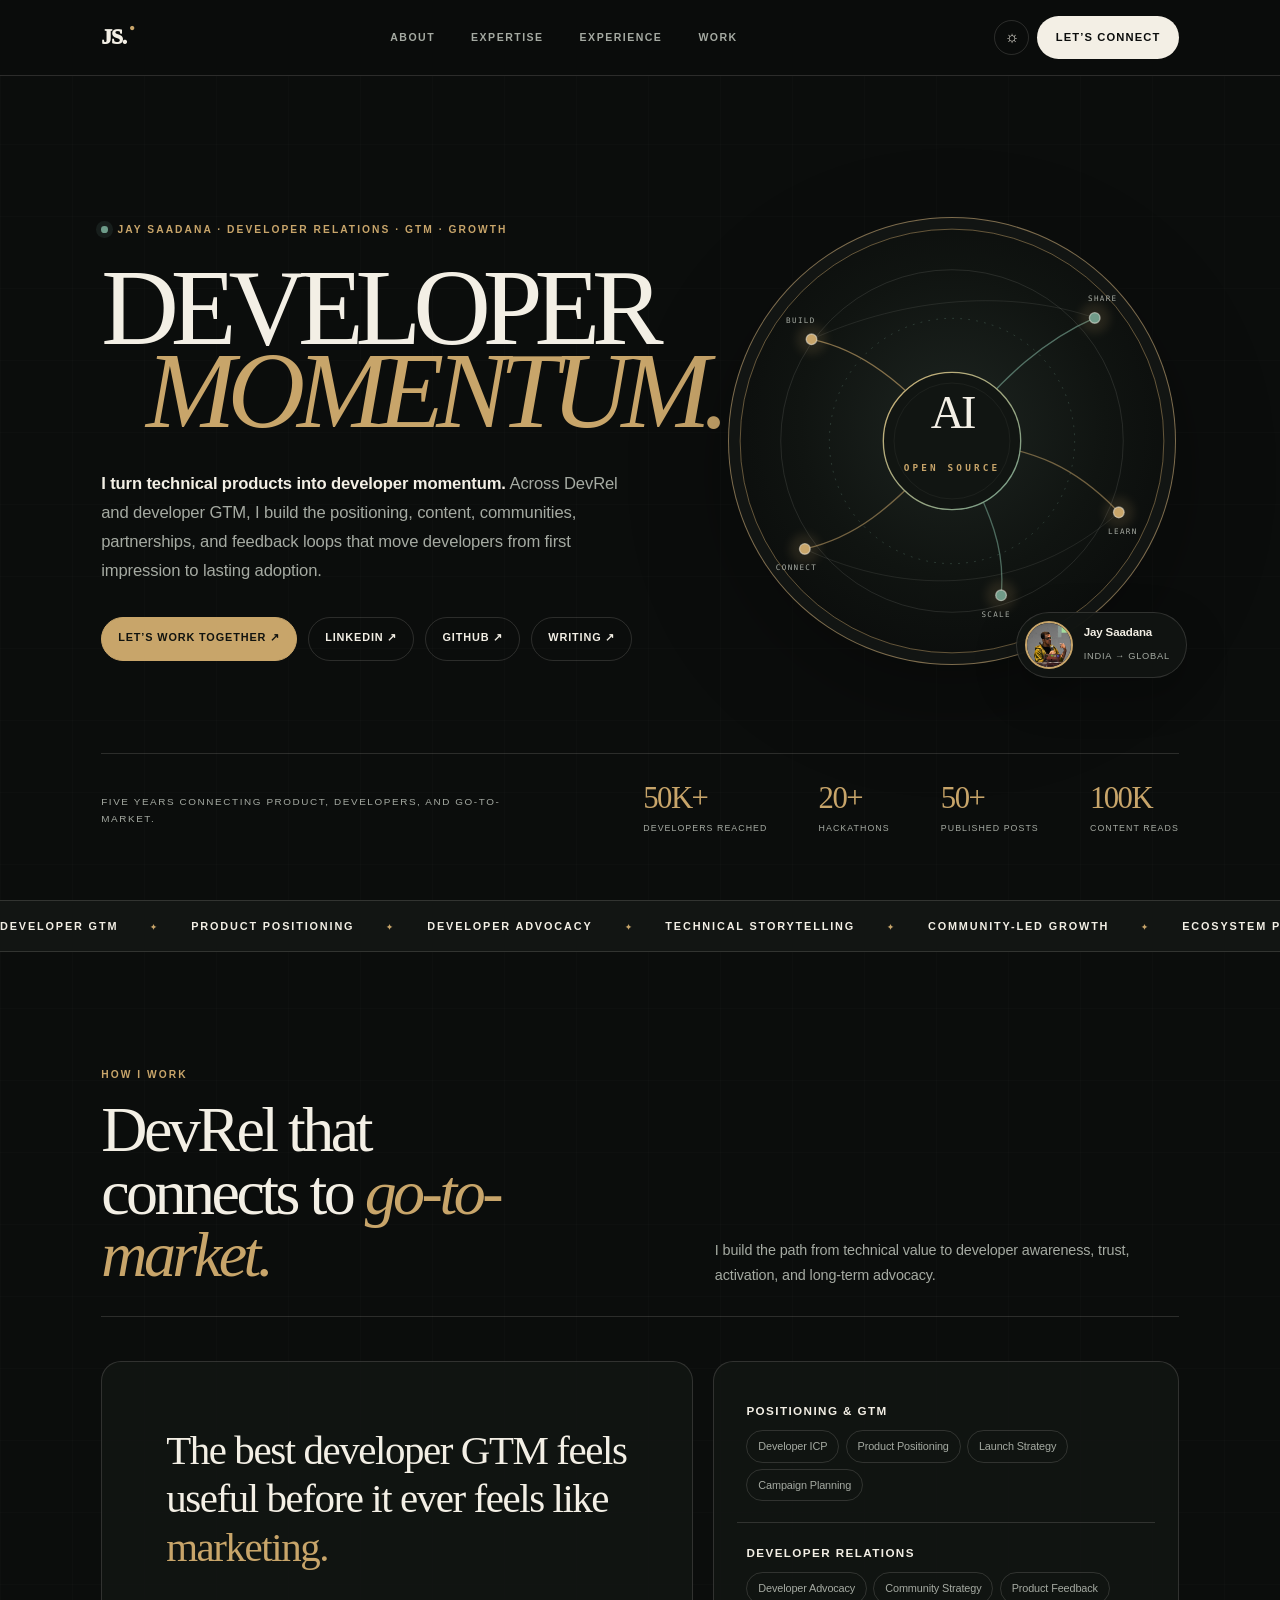
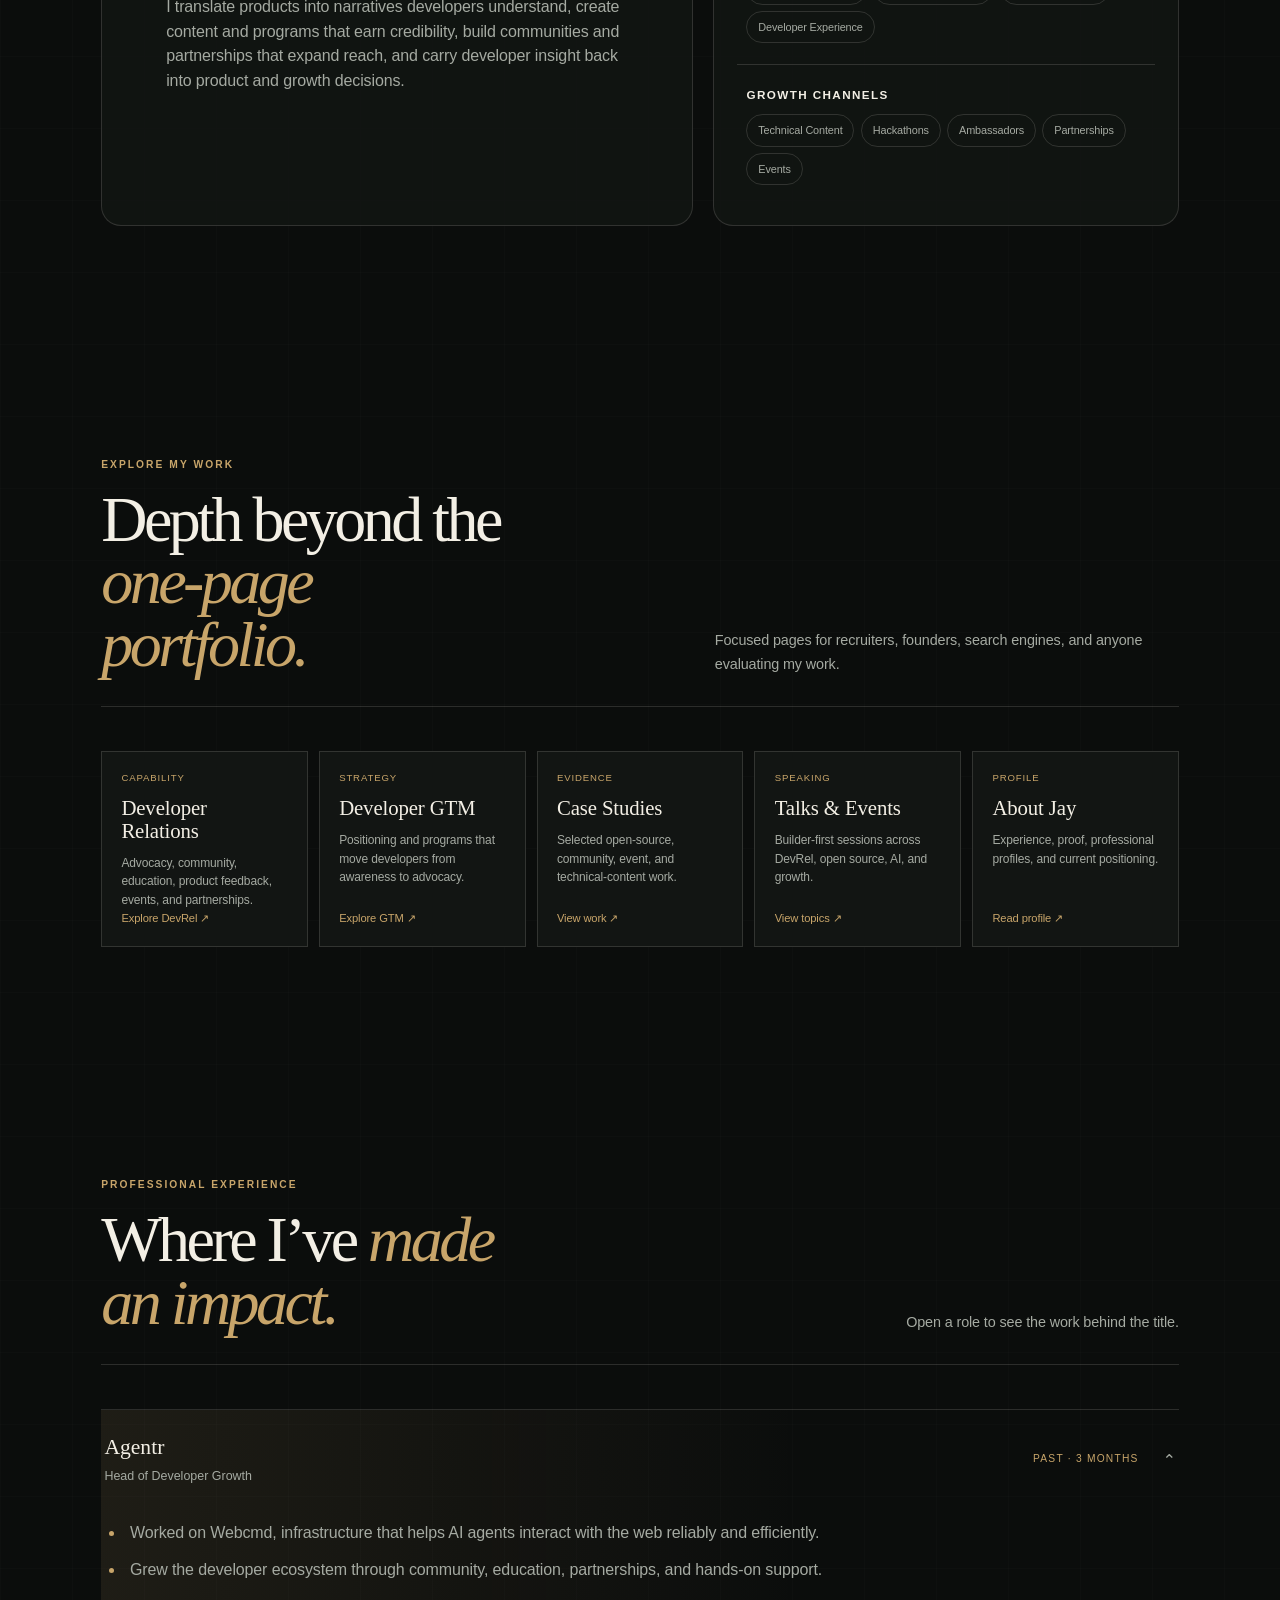
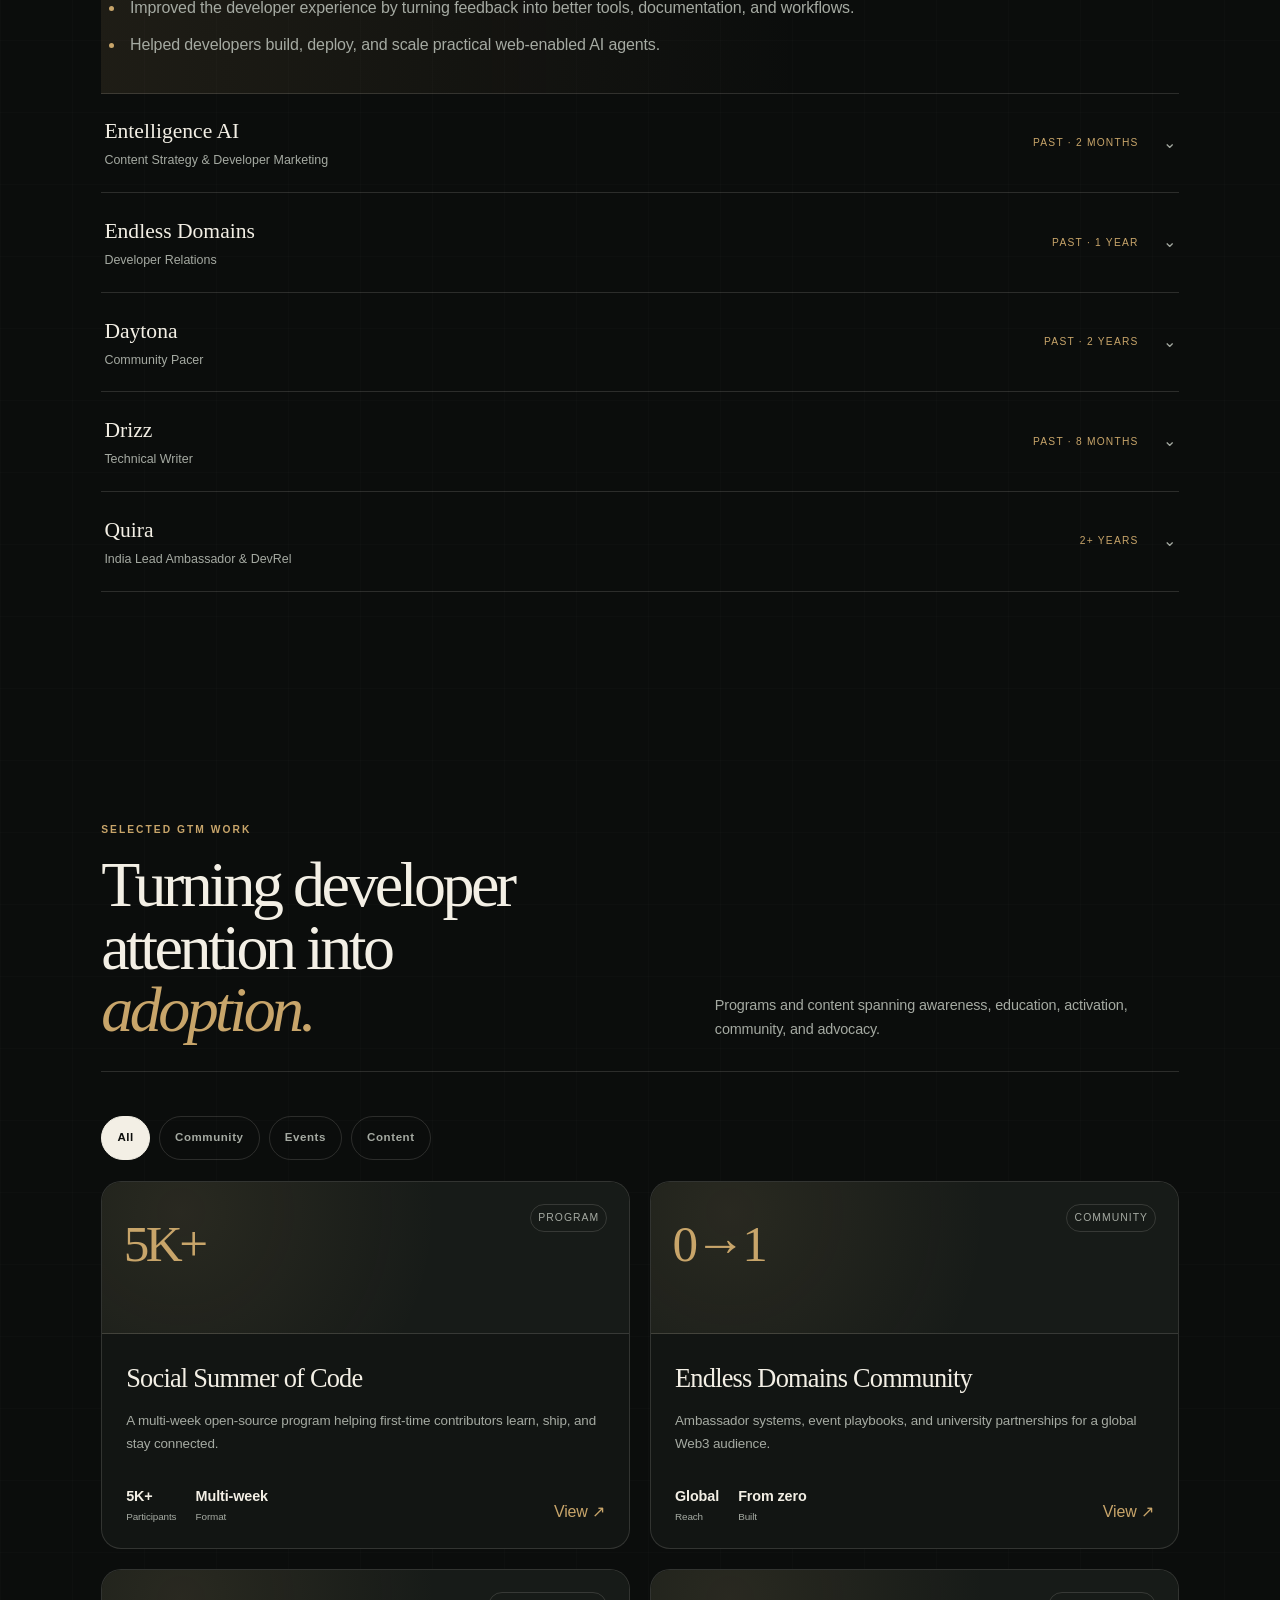
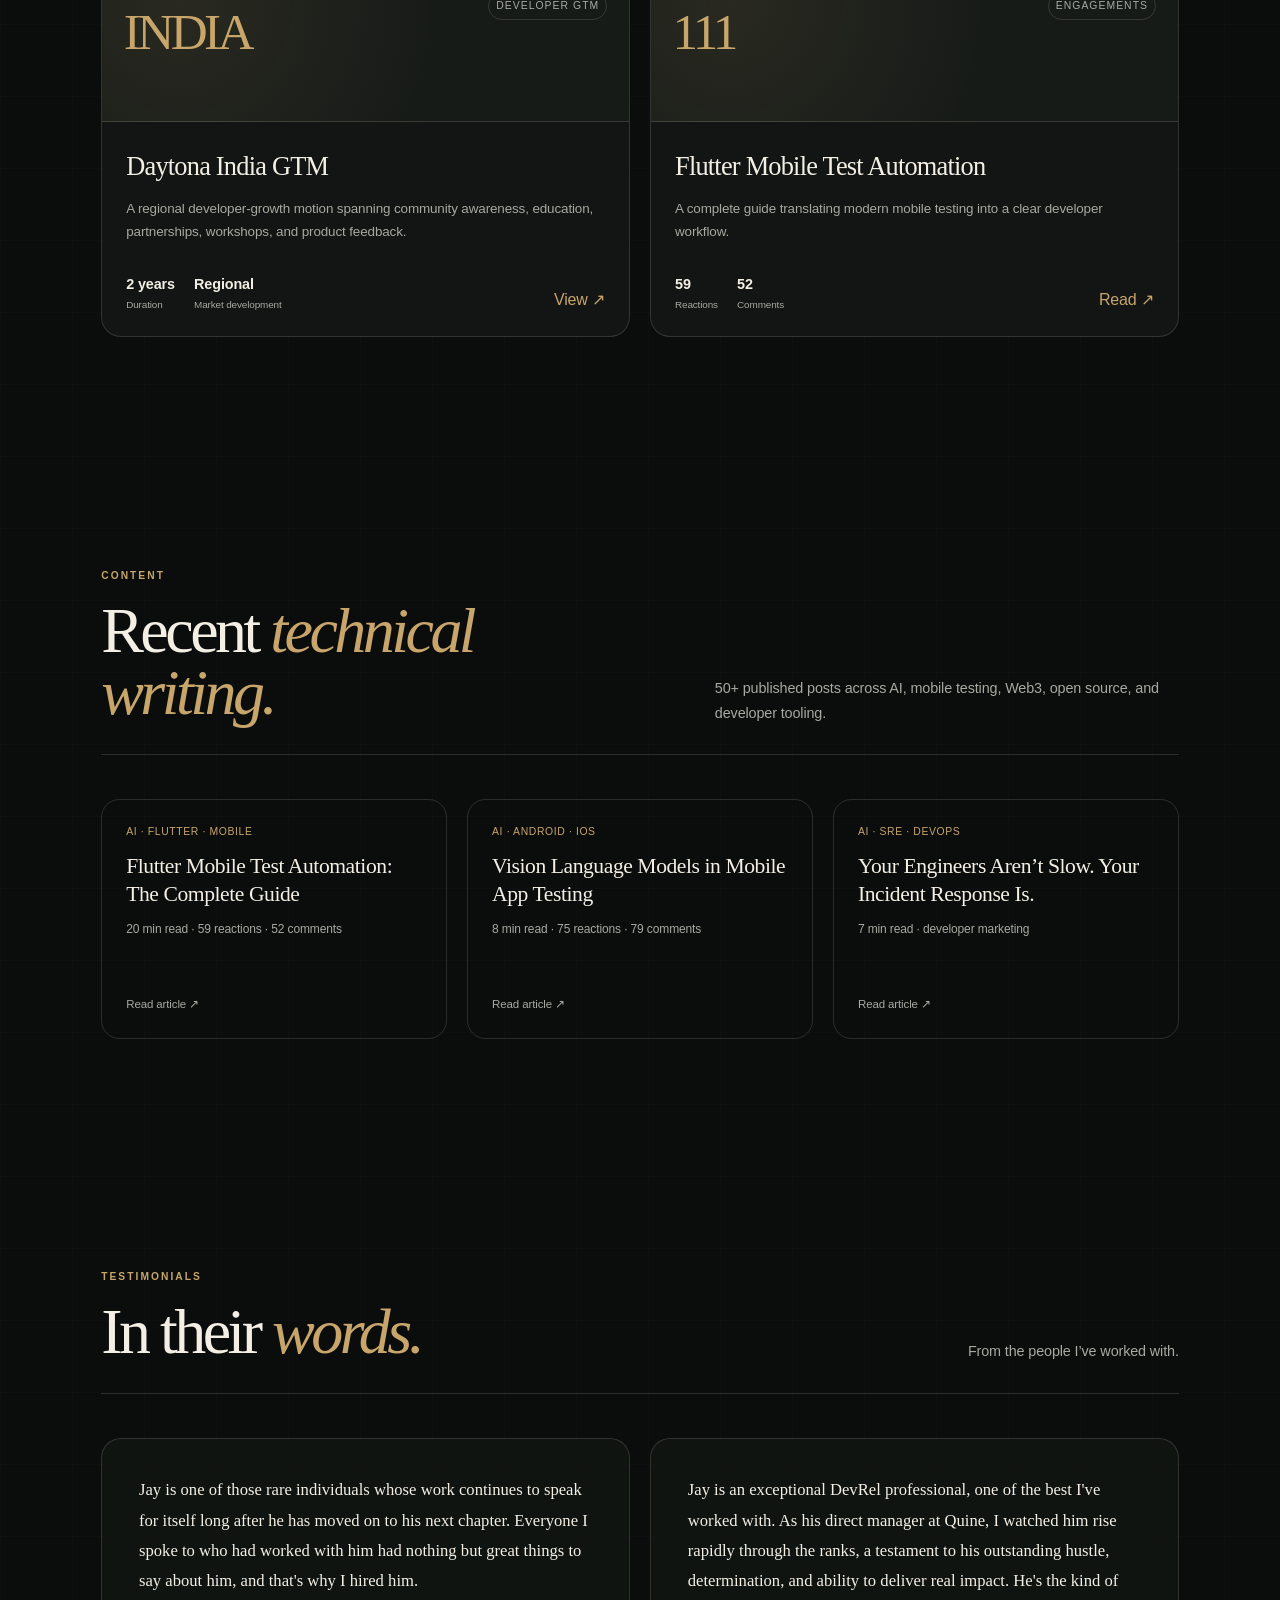
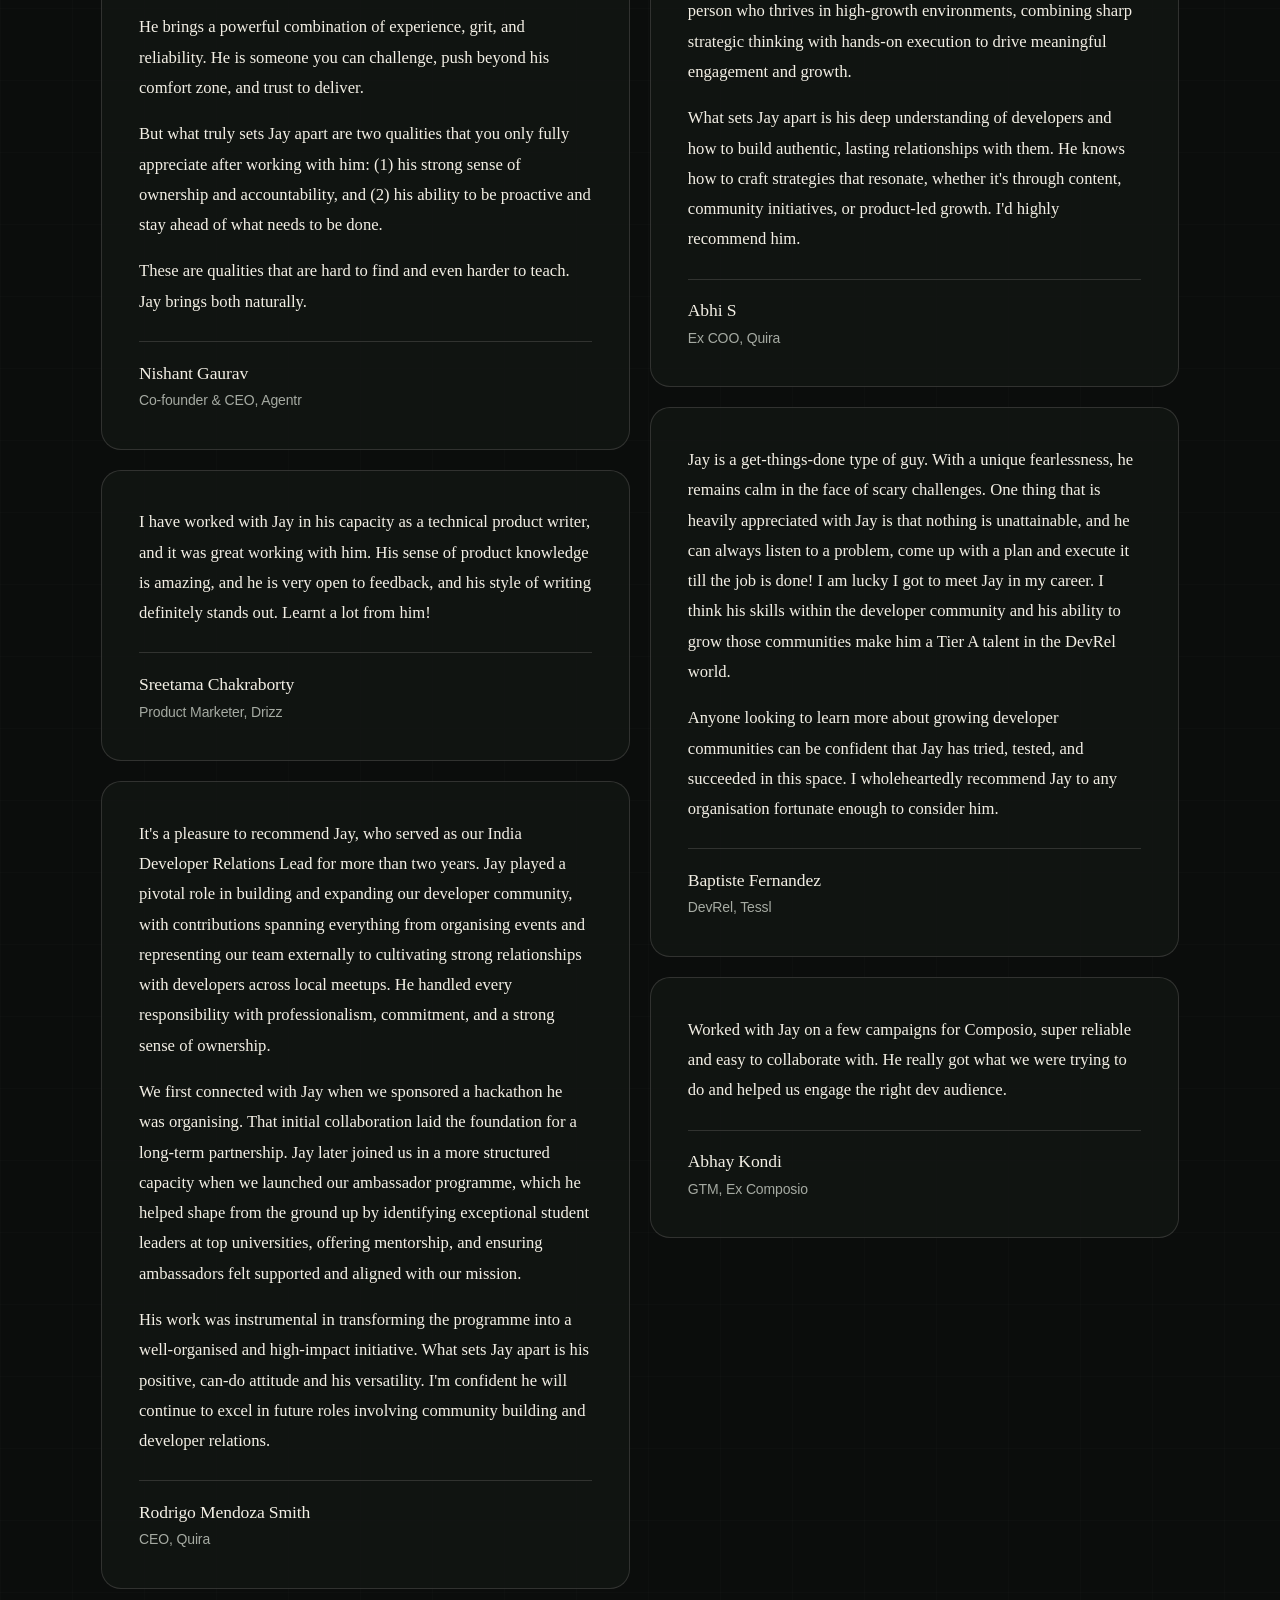
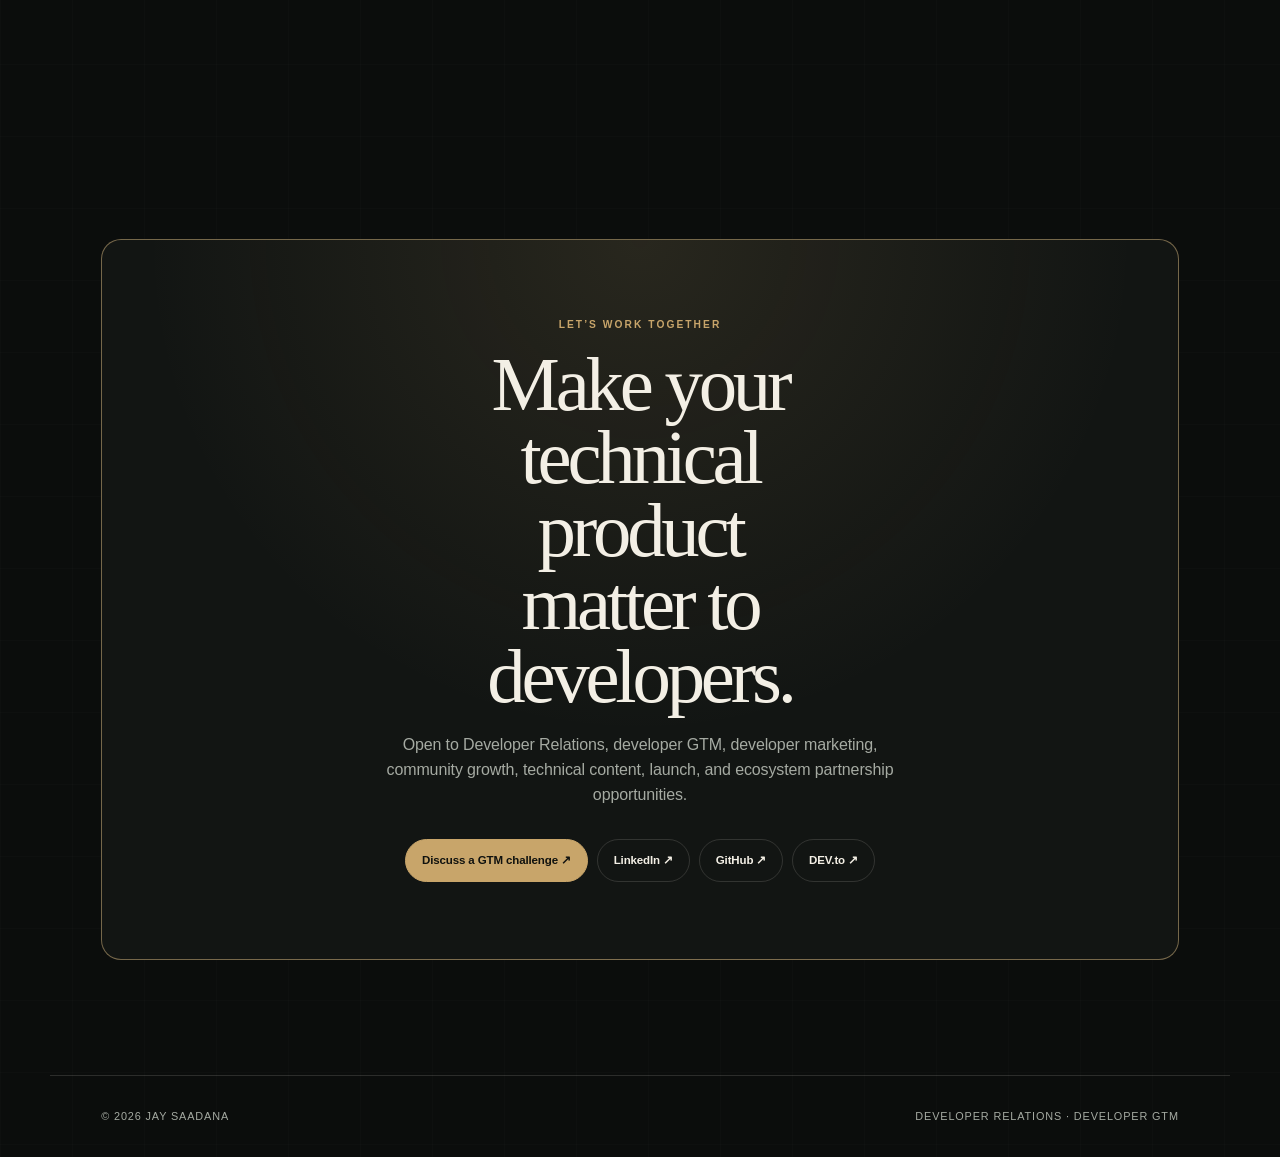
<file: index.html>
<!doctype html>
<html lang="en">
<head>
  <meta charset="UTF-8" />
  <meta name="viewport" content="width=device-width,initial-scale=1" />
  <meta name="description" content="Jay Saadana is a Developer Relations and developer GTM professional building community, content, partnerships, programs, and product adoption." />
  <meta name="theme-color" content="#060814" />
  <title>Jay Saadana | Developer Relations &amp; Developer GTM</title>
  <link rel="canonical" href="https://jaysaadana.com/" />
  <meta name="robots" content="index, follow, max-image-preview:large" />
  <meta name="author" content="Jay Saadana" />
  <meta name="google-site-verification" content="zBhBOD2lBcQVBugsAbwp3OIOPqL77hGb75ei_Nq8wss" />
  <link rel="preload" as="image" href="ai-network.svg" type="image/svg+xml" />
  <meta property="og:type" content="profile" />
  <meta property="og:url" content="https://jaysaadana.com/" />
  <meta property="og:title" content="Jay Saadana | Developer Relations &amp; Developer GTM" />
  <meta property="og:description" content="Developer relations and GTM for technical products: positioning, content, community, partnerships, events, and developer adoption." />
  <meta property="og:site_name" content="Jay Saadana" />
  <meta property="og:locale" content="en_IN" />
  <meta property="og:image" content="https://jaysaadana.com/jay-saadana-social-preview.png" />
  <meta property="og:image:secure_url" content="https://jaysaadana.com/jay-saadana-social-preview.png" />
  <meta property="og:image:type" content="image/png" />
  <meta property="og:image:width" content="1200" />
  <meta property="og:image:height" content="630" />
  <meta property="og:image:alt" content="Jay Saadana, Developer Relations and Developer GTM" />
  <meta property="profile:first_name" content="Jay" />
  <meta property="profile:last_name" content="Saadana" />
  <meta name="twitter:card" content="summary_large_image" />
  <meta name="twitter:image" content="https://jaysaadana.com/jay-saadana-social-preview.png" />
  <meta name="twitter:image:alt" content="Jay Saadana, Developer Relations and Developer GTM" />
  <meta name="twitter:creator" content="@jaysaadana" />
  <meta name="twitter:title" content="Jay Saadana | Developer Relations &amp; Developer GTM" />
  <meta name="twitter:description" content="Developer relations and GTM for technical products: positioning, content, community, partnerships, and developer adoption." />
  <link rel="alternate" type="text/markdown" href="https://jaysaadana.com/index.md" title="Jay Saadana profile in Markdown" />
  <link rel="describedby" href="https://jaysaadana.com/llms.txt" type="text/plain" />
  <script type="application/ld+json">
  {"@context":"https://schema.org","@graph":[{"@type":"WebSite","@id":"https://jaysaadana.com/#website","url":"https://jaysaadana.com/","name":"Jay Saadana","inLanguage":"en-IN"},{"@type":"ProfilePage","@id":"https://jaysaadana.com/#profile","url":"https://jaysaadana.com/","name":"Jay Saadana | Developer Relations and Developer GTM","isPartOf":{"@id":"https://jaysaadana.com/#website"},"dateModified":"2026-10-28","inLanguage":"en-IN","mainEntity":{"@type":"Person","@id":"https://jaysaadana.com/#jay-saadana","name":"Jay Saadana","url":"https://jaysaadana.com/","image":"https://jaysaadana.com/jay-profile.webp","jobTitle":"Developer Relations and Developer GTM Professional","description":"Developer Relations and GTM professional turning technical products into clear narratives, trusted communities, and measurable developer adoption.","homeLocation":{"@type":"Place","name":"Bengaluru, India"},"knowsAbout":["Developer Relations","Developer Go-to-Market","Developer Marketing","Product Positioning","Developer Growth","Open Source","AI Agents","Technical Writing","Community Building","Developer Experience","Partnerships","Hackathons"],"sameAs":["https://github.com/jaysaadana5","https://linkedin.com/in/jaysaadana","https://twitter.com/jaysaadana","https://dev.to/jaysaadana","https://tal.club/meet/jay-saadana","https://www.daytona.io/pacers/jay-saadana"]}}]}
  </script>
  <link rel="icon" type="image/svg+xml" href="data:image/svg+xml,%3Csvg xmlns='http://www.w3.org/2000/svg' viewBox='0 0 32 32'%3E%3Crect width='32' height='32' rx='8' fill='%230b0a09'/%3E%3Cpath d='M8 8h7v10c0 5-3 7-7 5v-4c2 1 3 0 3-2V8zm10 0h6v5h-6V8zm0 8h6v8h-6v-8z' fill='%23f26a3d'/%3E%3C/svg%3E" />
  <style>
    :root{--bg:#060814;--panel:#0d1124;--panel2:#121832;--text:#f4f1e8;--muted:#9ba3bd;--line:#29304e;--accent:#ff4b1f;--accent2:#4169ff;--accent-soft:rgba(255,75,31,.13);--chip:#171d38;--shadow:0 28px 90px rgba(0,0,0,.38);--max:1240px;--pad:clamp(1.15rem,4vw,3.4rem)}body.light{--bg:#f0eee6;--panel:#f9f7ef;--panel2:#e5e2d8;--text:#101329;--muted:#5f667a;--line:#c9c6bd;--accent:#f03e15;--accent2:#2148e8;--accent-soft:rgba(240,62,21,.1);--chip:#e4e1d8;--shadow:0 18px 50px rgba(16,19,41,.1)}*{box-sizing:border-box}html{scroll-behavior:smooth;overflow-x:hidden}body{margin:0;background:var(--bg);background-image:linear-gradient(rgba(255,255,255,.018) 1px,transparent 1px),linear-gradient(90deg,rgba(255,255,255,.018) 1px,transparent 1px);background-size:42px 42px;color:var(--text);font-family:Inter,-apple-system,BlinkMacSystemFont,"Segoe UI",sans-serif;line-height:1.55;overflow-x:hidden;transition:background .25s,color .25s}a{color:inherit}button{font:inherit;color:inherit}::selection{background:var(--accent);color:#fff}
    header{position:sticky;top:0;z-index:50;height:4rem;background:color-mix(in srgb,var(--bg) 82%,transparent);backdrop-filter:blur(18px);border-bottom:1px solid var(--line)}.nav-wrap{width:min(100%,var(--max));height:100%;padding-inline:var(--pad);margin:auto;display:flex;align-items:center;justify-content:space-between}.mark{font-weight:950;color:var(--text);text-decoration:none;letter-spacing:-.08em;font-size:1.1rem}.mark:after{content:"●";color:var(--accent);font-size:.55em;margin-left:.2rem}.nav{display:flex;gap:1.6rem}.nav a{font-size:.7rem;font-weight:750;text-transform:uppercase;letter-spacing:.08em;text-decoration:none;color:var(--muted)}.nav a:hover{color:var(--accent)}.nav-actions{display:flex;gap:.5rem;align-items:center}.icon-btn{width:2.2rem;height:2.2rem;border:1px solid var(--line);border-radius:0;background:var(--panel);cursor:pointer;display:grid;place-items:center}.icon-btn:hover{border-color:var(--accent)}.say-hi{font-size:.7rem;font-weight:800;text-transform:uppercase;letter-spacing:.06em;text-decoration:none;padding:.68rem .85rem;background:var(--accent);color:white;box-shadow:4px 4px 0 var(--accent2)}
    .wrap{width:min(100%,var(--max));margin:auto;padding-inline:var(--pad)}.hero{position:relative;min-height:calc(100svh - 4rem);display:grid;align-content:center;padding-top:2rem;padding-bottom:2.5rem}.hero-grid{display:grid;grid-template-columns:1.05fr .95fr;align-items:center;gap:clamp(1rem,4vw,4rem)}.eyebrow{display:flex;align-items:center;gap:.6rem;color:var(--muted);font-size:.66rem;font-weight:800;letter-spacing:.14em;text-transform:uppercase}.eyebrow i{width:.55rem;height:.55rem;border-radius:50%;background:#49dd87;box-shadow:0 0 18px #49dd87}.hero-copy h1{font-size:clamp(4.5rem,10.8vw,9.5rem);line-height:.72;letter-spacing:-.09em;margin:2rem 0 2.2rem;font-weight:950}.hero-copy h1 span{display:block}.hero-copy h1 span:last-child{color:transparent;-webkit-text-stroke:2px var(--accent);margin-left:clamp(1rem,4vw,4rem)}.hero-copy>p{max-width:35rem;color:var(--muted);font-size:clamp(.95rem,1.35vw,1.12rem)}.hero-copy>p strong{color:var(--text)}.socials{display:flex;gap:.55rem;flex-wrap:wrap;margin-top:1.6rem}.socials a{font-size:.68rem;font-weight:800;text-transform:uppercase;letter-spacing:.05em;text-decoration:none;padding:.62rem .8rem;border:1px solid var(--line);background:var(--panel)}.socials a:hover{border-color:var(--accent);color:var(--accent);transform:translateY(-2px)}.hero-art{position:relative;display:grid;place-items:center;min-height:35rem;perspective:900px}.art-disk{position:absolute;width:min(39vw,31rem);aspect-ratio:1;border-radius:50%;background:radial-gradient(circle,var(--panel2),var(--bg) 69%);border:1px solid var(--line);box-shadow:inset 0 0 90px rgba(65,105,255,.11),0 0 110px rgba(65,105,255,.12);transition:transform .18s ease-out}.sculpture{width:112%;max-width:none;margin:-6%;filter:drop-shadow(0 30px 50px rgba(0,0,0,.38));animation:float 6s ease-in-out infinite}.profile-stamp{position:absolute;left:0;bottom:3.4rem;display:flex;align-items:center;gap:.7rem;background:var(--accent);color:white;padding:.55rem .8rem .55rem .55rem;transform:rotate(-5deg);box-shadow:7px 7px 0 var(--accent2);z-index:2}.profile-stamp img{width:3.3rem;height:3.3rem;object-fit:cover;border-radius:50%;border:2px solid white}.profile-stamp b{font-size:.72rem;display:block}.profile-stamp span{font-size:.58rem;text-transform:uppercase;letter-spacing:.08em}.art-label{position:absolute;right:-.7rem;top:4.5rem;writing-mode:vertical-rl;color:var(--muted);font-size:.58rem;font-weight:800;letter-spacing:.18em;text-transform:uppercase}@keyframes float{50%{transform:translateY(-13px) rotate(2deg)}}.hero-bottom{border-top:1px solid var(--line);margin-top:1.2rem;padding-top:1.4rem;display:flex;align-items:center;justify-content:space-between;gap:2rem}.hero-bottom>span{font-size:.62rem;color:var(--muted);text-transform:uppercase;letter-spacing:.12em}.metrics{display:flex;gap:clamp(1.5rem,4vw,3.4rem)}.metric{text-align:left}.metric b{display:block;font-size:clamp(1.25rem,2vw,1.8rem);color:var(--text);letter-spacing:-.05em;line-height:1}.metric span{font-size:.55rem;text-transform:uppercase;letter-spacing:.08em;color:var(--muted)}.marquee{overflow:hidden;border-block:1px solid var(--line);background:var(--accent);color:#fff;transform:rotate(-1deg);margin-block:1rem}.marquee-track{display:flex;width:max-content;gap:2rem;padding:.7rem 0;font-size:.7rem;font-weight:900;letter-spacing:.12em;text-transform:uppercase;animation:ticker 22s linear infinite}.marquee-track span:after{content:"✦";margin-left:2rem;color:#ffd6ca}@keyframes ticker{to{transform:translateX(-50%)}}
    section{padding-block:clamp(4.5rem,8vw,7rem);scroll-margin-top:4rem}.section-top{display:flex;align-items:end;justify-content:space-between;gap:2rem;margin-bottom:2rem}.section-top h2{font-size:clamp(2rem,4vw,3.5rem);line-height:1;letter-spacing:-.05em;margin:0}.section-top h2 span{color:var(--accent)}.section-top p{color:var(--muted);font-size:.9rem;max-width:29rem;margin:0}.kicker{color:var(--accent);font-size:.68rem;font-weight:800;letter-spacing:.12em;text-transform:uppercase;margin-bottom:.75rem}
    .about-grid{display:grid;grid-template-columns:1.1fr .9fr;gap:1rem}.card{border:1px solid var(--line);border-radius:.9rem;background:var(--panel);box-shadow:var(--shadow)}.about-copy{padding:clamp(1.5rem,4vw,3rem)}.about-copy .lead{font-size:clamp(1.35rem,2.7vw,2.2rem);line-height:1.2;letter-spacing:-.035em;margin:0 0 1.5rem}.about-copy .lead em{color:var(--accent);font-style:normal}.about-copy p:last-child{color:var(--muted);margin:0}.skills{padding:1.2rem}.skill-group{padding:1rem;border-bottom:1px solid var(--line)}.skill-group:last-child{border:0}.skill-group h3{font-size:.78rem;margin:0 0 .65rem}.tag-list{display:flex;gap:.4rem;flex-wrap:wrap}.tag{font-size:.68rem;color:var(--muted);background:var(--chip);padding:.34rem .48rem;border-radius:.35rem}
    .experience{display:grid;gap:.65rem}.job{border:1px solid var(--line);border-radius:.8rem;background:var(--panel);overflow:hidden}.job-button{width:100%;border:0;background:transparent;display:grid;grid-template-columns:1fr auto auto;gap:1.5rem;align-items:center;text-align:left;padding:1rem 1.2rem;cursor:pointer}.job-title b{display:block;font-size:1rem}.job-title span{font-size:.76rem;color:var(--muted)}.job-date{font-size:.7rem;color:var(--accent);white-space:nowrap}.chevron{font-size:1rem;color:var(--muted);transition:.2s}.job.open .chevron{transform:rotate(180deg)}.job-details{display:grid;grid-template-rows:0fr;transition:grid-template-rows .3s}.job.open .job-details{grid-template-rows:1fr}.job-details>div{overflow:hidden}.job-details ul{margin:0;padding:0 1.3rem 1.2rem 2.35rem;color:var(--muted);font-size:.86rem}.job-details li{margin:.35rem 0}.job:hover{border-color:color-mix(in srgb,var(--accent) 48%,var(--line))}
    .category-nav{display:flex;gap:.35rem;margin-bottom:1rem;overflow-x:auto}.category{border:1px solid var(--line);border-radius:.5rem;background:var(--panel);color:var(--muted);padding:.55rem .75rem;font-size:.72rem;font-weight:700;cursor:pointer;white-space:nowrap}.category.active,.category:hover{background:var(--accent);border-color:var(--accent);color:white}.work-grid{display:grid;grid-template-columns:repeat(2,1fr);gap:1rem}.work-card{min-height:22rem;border:1px solid var(--line);border-radius:.9rem;background:var(--panel);overflow:hidden;text-decoration:none;display:flex;flex-direction:column;position:relative}.work-card[hidden]{display:none}.work-visual{height:8rem;padding:1rem;background:linear-gradient(135deg,var(--accent-soft),transparent),var(--panel2);display:flex;justify-content:space-between;align-items:start;border-bottom:1px solid var(--line)}.work-visual strong{font-size:2.8rem;letter-spacing:-.07em;color:var(--accent)}.work-visual span{font-size:.65rem;text-transform:uppercase;color:var(--muted);border:1px solid var(--line);border-radius:999px;padding:.3rem .45rem}.work-content{padding:1.2rem;display:flex;flex-direction:column;flex:1}.work-content h3{font-size:1.35rem;letter-spacing:-.03em;margin:0 0 .65rem}.work-content p{color:var(--muted);font-size:.84rem;margin:0}.work-meta{display:flex;gap:1.2rem;margin-top:auto;padding-top:1.4rem}.work-meta b{font-size:.9rem}.work-meta small{display:block;color:var(--muted);font-size:.62rem}.view{margin-left:auto;align-self:end;color:var(--accent)}.work-card:hover{border-color:var(--accent);transform:translateY(-2px)}.work-card.static:hover{transform:none}
    .writing-grid{display:grid;grid-template-columns:repeat(3,1fr);gap:1rem}.article{border:1px solid var(--line);border-radius:.8rem;background:var(--panel);padding:1.2rem;text-decoration:none;min-height:13rem;display:flex;flex-direction:column}.article small{color:var(--accent);font-size:.65rem;text-transform:uppercase;letter-spacing:.06em}.article h3{font-size:1.05rem;line-height:1.25;letter-spacing:-.02em;margin:.75rem 0}.article p{font-size:.75rem;color:var(--muted);margin:0}.article span{margin-top:auto;color:var(--muted);font-size:.72rem}.article:hover{border-color:var(--accent);background:var(--panel2)}
    .quote{padding:clamp(1.5rem,5vw,4rem);display:grid;grid-template-columns:auto 1fr;gap:2rem}.quote-mark{font-family:Georgia,serif;font-size:6rem;line-height:.7;color:var(--accent)}blockquote{font-family:Georgia,serif;font-size:clamp(1.45rem,3.2vw,2.8rem);line-height:1.2;margin:0;letter-spacing:-.025em}cite{font-family:Inter,sans-serif;font-style:normal;color:var(--muted);font-size:.75rem;display:block;margin-top:1.4rem}.contact-card{padding:clamp(2rem,6vw,5rem);text-align:center;background:radial-gradient(circle at 50% 0,var(--accent-soft),transparent 50%),var(--panel)}.contact-card h2{font-size:clamp(2.6rem,6vw,5.2rem);line-height:.95;letter-spacing:-.06em;margin:.5rem auto 1.2rem;max-width:10ch}.contact-card p{color:var(--muted);max-width:34rem;margin:0 auto 2rem}.contact-links{display:flex;justify-content:center;gap:.55rem;flex-wrap:wrap}.contact-links a,.contact-links button{font:inherit;font-size:.72rem;font-weight:750;text-decoration:none;border:1px solid var(--line);background:var(--chip);padding:.65rem .78rem;border-radius:.5rem;cursor:pointer}.contact-links a:first-child,.contact-links a:hover,.contact-links button:hover{background:var(--accent);border-color:var(--accent);color:#fff}footer{display:flex;justify-content:space-between;padding-block:1.5rem;color:var(--muted);font-size:.68rem;border-top:1px solid var(--line)}.reveal{opacity:0;transform:translateY(14px);transition:.5s}.reveal.visible{opacity:1;transform:none}
    @media(max-width:760px){.nav{display:none}.hero{padding-top:3rem}.hero-grid{grid-template-columns:1fr}.hero-copy h1{font-size:clamp(4.5rem,24vw,7rem);margin-block:1.5rem}.hero-art{min-height:27rem}.art-disk{width:min(92vw,27rem)}.profile-stamp{left:.5rem;bottom:1.5rem}.art-label{right:.3rem}.hero-bottom{align-items:flex-start;flex-direction:column}.metrics{width:100%;display:grid;grid-template-columns:1fr 1fr;gap:1.4rem}.section-top{align-items:start;flex-direction:column}.about-grid{grid-template-columns:1fr}.job-button{grid-template-columns:1fr auto}.job-date{grid-row:2}.chevron{grid-column:2;grid-row:1/3}.work-grid{grid-template-columns:1fr}.writing-grid{grid-template-columns:1fr 1fr}.quote{grid-template-columns:1fr;gap:.4rem}}
    @media(max-width:480px){header{height:3.6rem}.say-hi{display:none}.hero-copy h1{font-size:4.35rem}.hero-art{min-height:23rem}.profile-stamp{transform:rotate(-3deg) scale(.88);transform-origin:left bottom}.metrics{gap:1.2rem}.job-button{padding:.9rem}.work-card{min-height:20rem}.writing-grid{grid-template-columns:1fr}.quote-mark{font-size:4rem}footer{flex-direction:column;gap:.35rem}}
    @media(prefers-reduced-motion:reduce){html{scroll-behavior:auto}.sculpture,.marquee-track{animation:none}.reveal{opacity:1;transform:none;transition:none}.job-details,.chevron{transition:none}}
    @media print{header,.category-nav,.socials,.marquee{display:none}body{--bg:#fff;--panel:#fff;--panel2:#f5f5f5;--text:#111;--muted:#555;--line:#ccc}.hero{min-height:auto}.hero-art{min-height:18rem}.job-details{grid-template-rows:1fr}.work-card{min-height:auto;break-inside:avoid}.reveal{opacity:1;transform:none}}
    /* Preserve the render's square proportions instead of its HTML height. */
    .art-disk{position:relative;width:min(100%,29rem);height:auto;aspect-ratio:1;background:radial-gradient(circle,rgba(65,105,255,.08),transparent 68%);border:0;box-shadow:none}
    .sculpture{display:block;width:100%;height:auto;aspect-ratio:1;object-fit:contain;margin:0;max-width:100%;animation:none;filter:drop-shadow(0 18px 25px rgba(0,0,0,.2))}
    .art-label{display:none}
    @media(max-width:760px){.art-disk{width:min(100%,25rem)}}
    .job-details ul{font-size:1rem;line-height:1.7;padding-left:2.5rem;list-style:disc}.job-details li{padding-left:.3rem;margin:.65rem 0}.job-details li::marker{color:var(--accent)}
    .testimonials-grid{display:grid;grid-template-columns:repeat(2,minmax(0,1fr));gap:1.25rem;align-items:start}.testimonial{margin:0;padding:clamp(1.35rem,3vw,2rem);border-top:3px solid var(--accent)}.testimonial blockquote{font-family:inherit;font-size:1rem;line-height:1.75;letter-spacing:normal;color:var(--text)}.testimonial blockquote p{margin:0 0 1rem}.testimonial figcaption{border-top:1px solid var(--line);margin-top:1.5rem;padding-top:1.1rem;display:grid;gap:.2rem}.testimonial figcaption strong{font-size:1rem}.testimonial figcaption span{font-size:.875rem;color:var(--muted)}@media(max-width:760px){.testimonials-grid{grid-template-columns:1fr}}
    .marquee{transform:none;width:100%;overflow:hidden}
    .marquee-track{gap:0;padding:.85rem 0;font-size:.875rem;line-height:1.5;will-change:transform;animation:skills-scroll 28s linear infinite}
    .marquee-group{display:flex;align-items:center;flex-shrink:0;gap:2rem;padding-right:2rem}
    .marquee-group span{display:block;flex:none;white-space:nowrap}
    @keyframes skills-scroll{from{transform:translate3d(0,0,0)}to{transform:translate3d(-50%,0,0)}}
    @media(prefers-reduced-motion:reduce){.marquee-track{animation:skills-scroll 40s linear infinite}}
    .reveal{opacity:1;transform:none}

    /* Refined editorial system: quiet luxury with a technical edge. */
    :root{
      --bg:#0b0d0c;
      --panel:#121513;
      --panel2:#171b18;
      --text:#f3efe5;
      --muted:#a5aaa2;
      --line:rgba(243,239,229,.14);
      --accent:#c8a56a;
      --accent2:#6d9b89;
      --accent-soft:rgba(200,165,106,.10);
      --chip:#1a1e1b;
      --shadow:0 24px 80px rgba(0,0,0,.22);
      --max:1180px
    }
    body.light{
      --bg:#f4f0e7;
      --panel:#fbf8f1;
      --panel2:#ece6da;
      --text:#171a18;
      --muted:#656b65;
      --line:rgba(23,26,24,.16);
      --accent:#8a6635;
      --accent2:#477363;
      --accent-soft:rgba(138,102,53,.10);
      --chip:#ede7db;
      --shadow:0 22px 70px rgba(43,38,29,.10)
    }
    body{
      background-color:var(--bg);
      background-image:linear-gradient(rgba(255,255,255,.012) 1px,transparent 1px),linear-gradient(90deg,rgba(255,255,255,.012) 1px,transparent 1px);
      background-size:72px 72px;
      font-family:Inter,-apple-system,BlinkMacSystemFont,"Segoe UI",sans-serif;
      letter-spacing:-.008em
    }
    header{height:4.75rem;background:color-mix(in srgb,var(--bg) 88%,transparent);border-bottom:1px solid var(--line)}
    .nav-wrap{padding-inline:var(--pad)}
    .mark{font-family:Georgia,"Times New Roman",serif;font-size:1.35rem;letter-spacing:-.05em}
    .mark:after{color:var(--accent);font-size:.42em;vertical-align:top}
    .nav{gap:2.25rem}
    .nav a{font-size:.66rem;font-weight:650;letter-spacing:.14em;transition:color .2s ease}
    .nav a:hover{color:var(--text)}
    .icon-btn{border-radius:999px;background:transparent;border-color:var(--line)}
    .say-hi{border-radius:999px;background:var(--text);color:var(--bg);box-shadow:none;padding:.78rem 1.15rem;letter-spacing:.1em}
    .say-hi:hover{background:var(--accent);color:#10120f}
    .hero{min-height:calc(100svh - 4.75rem);padding-top:4rem;padding-bottom:2rem}
    .hero-grid{grid-template-columns:1.08fr .92fr;gap:clamp(2.5rem,7vw,7rem)}
    .eyebrow{color:var(--accent);font-size:.64rem;letter-spacing:.2em}
    .eyebrow i{width:.42rem;height:.42rem;background:var(--accent2);box-shadow:0 0 0 5px color-mix(in srgb,var(--accent2) 12%,transparent)}
    .hero-copy h1{
      font-family:Georgia,"Times New Roman",serif;
      font-size:clamp(4.3rem,9vw,8.4rem);
      line-height:.82;
      letter-spacing:-.075em;
      font-weight:400;
      margin:1.75rem 0 2.2rem
    }
    .hero-copy h1 span:last-child{
      color:var(--accent);
      -webkit-text-stroke:0;
      font-style:italic;
      margin-left:clamp(1rem,3.5vw,3.5rem)
    }
    .hero-copy>p{max-width:36rem;color:var(--muted);font-size:clamp(1rem,1.3vw,1.12rem);line-height:1.75}
    .hero-copy>p strong{font-weight:600;color:var(--text)}
    .socials{margin-top:2rem;gap:.7rem}
    .socials a{border-radius:999px;background:transparent;padding:.72rem 1rem;letter-spacing:.08em;transition:background .2s ease,border-color .2s ease,color .2s ease,transform .2s ease}
    .socials a:first-child{background:var(--accent);border-color:var(--accent);color:#11130f}
    .socials a:hover{background:var(--text);border-color:var(--text);color:var(--bg)}
    .hero-art{min-height:34rem}
    .art-disk{
      width:min(100%,28rem);
      border:1px solid color-mix(in srgb,var(--accent) 50%,var(--line));
      border-radius:50%;
      padding:1.2rem;
      background:radial-gradient(circle at 48% 42%,rgba(200,165,106,.12),rgba(109,155,137,.045) 48%,transparent 70%);
      box-shadow:inset 0 0 0 10px var(--bg),inset 0 0 0 11px var(--line),0 30px 90px rgba(0,0,0,.25)
    }
    .sculpture{filter:drop-shadow(0 24px 38px rgba(0,0,0,.28)) saturate(.85)}
    .profile-stamp{
      left:auto;
      right:-.5rem;
      bottom:2.2rem;
      border:1px solid var(--line);
      border-radius:999px;
      background:color-mix(in srgb,var(--panel) 88%,transparent);
      color:var(--text);
      backdrop-filter:blur(16px);
      padding:.5rem 1rem .5rem .5rem;
      transform:none;
      box-shadow:0 16px 45px rgba(0,0,0,.24)
    }
    .profile-stamp img{width:3rem;height:3rem;border-color:var(--accent)}
    .profile-stamp span{color:var(--muted)}
    .hero-bottom{margin-top:2.5rem;padding-top:1.8rem}
    .hero-bottom>span{max-width:25rem;line-height:1.7;letter-spacing:.16em}
    .metric b{font-family:Georgia,"Times New Roman",serif;font-size:clamp(1.45rem,2.4vw,2.1rem);font-weight:400;color:var(--accent)}
    .metric span{letter-spacing:.12em}
    .marquee{margin:0;background:var(--panel);color:var(--text);border-color:var(--line)}
    .marquee-track{padding:1.05rem 0;font-size:.68rem;font-weight:650;letter-spacing:.17em}
    .marquee-track span:after{color:var(--accent);font-size:.72em}
    section{padding-block:clamp(5.5rem,9vw,8.5rem)}
    .section-top{margin-bottom:2.75rem;border-bottom:1px solid var(--line);padding-bottom:1.8rem}
    .section-top h2{font-family:Georgia,"Times New Roman",serif;font-size:clamp(2.7rem,5vw,4.8rem);font-weight:400;line-height:.98;letter-spacing:-.055em;max-width:13ch}
    .section-top h2 span{color:var(--accent);font-style:italic}
    .section-top p{line-height:1.7}
    .kicker{color:var(--accent);font-size:.64rem;letter-spacing:.2em;margin-bottom:1rem}
    .about-grid{gap:1.25rem;grid-template-columns:1.12fr .88fr}
    .card{border-radius:1.25rem;background:color-mix(in srgb,var(--panel) 92%,transparent);box-shadow:none}
    .about-copy{padding:clamp(2rem,5vw,4rem)}
    .about-copy .lead{font-family:Georgia,"Times New Roman",serif;font-size:clamp(1.65rem,3.2vw,2.7rem);font-weight:400;line-height:1.18}
    .about-copy .lead em{color:var(--accent)}
    .skills{padding:1.2rem 1.4rem}
    .skill-group{padding:1.3rem .6rem}
    .skill-group h3{font-size:.73rem;text-transform:uppercase;letter-spacing:.12em}
    .tag{border:1px solid var(--line);border-radius:999px;background:transparent;padding:.42rem .68rem}
    .experience{gap:0;border-top:1px solid var(--line)}
    .job{border:0;border-bottom:1px solid var(--line);border-radius:0;background:transparent}
    .job-button{padding:1.35rem .2rem;grid-template-columns:1fr auto auto}
    .job-title b{font-family:Georgia,"Times New Roman",serif;font-size:1.35rem;font-weight:400}
    .job-title span{font-size:.78rem;margin-top:.16rem;display:block}
    .job-date{color:var(--accent);font-size:.64rem;letter-spacing:.12em}
    .job.open{background:linear-gradient(90deg,var(--accent-soft),transparent 65%)}
    .job-details ul{max-width:52rem;color:var(--muted);padding:0 1.3rem 1.5rem 1.5rem}
    .category-nav{gap:.55rem;margin-bottom:1.35rem}
    .category{border-radius:999px;background:transparent;padding:.62rem .95rem;letter-spacing:.05em}
    .category.active,.category:hover{background:var(--text);border-color:var(--text);color:var(--bg)}
    .work-grid{gap:1.25rem}
    .work-card{min-height:23rem;border-radius:1.25rem;background:var(--panel);transition:transform .25s ease,border-color .25s ease,box-shadow .25s ease}
    .work-card:hover{border-color:color-mix(in srgb,var(--accent) 60%,var(--line));transform:translateY(-4px);box-shadow:var(--shadow)}
    .work-visual{height:9.5rem;padding:1.35rem;background:radial-gradient(circle at 15% 20%,var(--accent-soft),transparent 55%),var(--panel2)}
    .work-visual strong{font-family:Georgia,"Times New Roman",serif;font-size:3.2rem;font-weight:400;color:var(--accent)}
    .work-visual span{letter-spacing:.1em}
    .work-content{padding:1.5rem}
    .work-content h3{font-family:Georgia,"Times New Roman",serif;font-size:1.65rem;font-weight:400}
    .work-content p{line-height:1.7}
    .writing-grid{gap:1.25rem}
    .article{min-height:15rem;border-radius:1.15rem;background:transparent;padding:1.5rem;transition:background .2s ease,border-color .2s ease,transform .2s ease}
    .article h3{font-family:Georgia,"Times New Roman",serif;font-size:1.35rem;font-weight:400;line-height:1.3}
    .article:hover{background:var(--panel);border-color:color-mix(in srgb,var(--accent) 60%,var(--line));transform:translateY(-3px)}
    .testimonials-grid{gap:1.25rem}
    .testimonial{border-top:1px solid var(--line);padding:clamp(1.6rem,3vw,2.3rem)}
    .testimonial blockquote{font-family:Georgia,"Times New Roman",serif;font-size:1.04rem;line-height:1.82;color:var(--text)}
    .testimonial figcaption strong{font-family:Georgia,"Times New Roman",serif;font-weight:400;font-size:1.1rem}
    .contact-card{border-color:color-mix(in srgb,var(--accent) 45%,var(--line));background:radial-gradient(circle at 50% 0,rgba(200,165,106,.12),transparent 55%),var(--panel)}
    .contact-card h2{font-family:Georgia,"Times New Roman",serif;font-weight:400;letter-spacing:-.055em}
    .contact-links a,.contact-links button{border-radius:999px;background:transparent;padding:.72rem 1rem}
    .contact-links a:first-child,.contact-links a:hover,.contact-links button:hover{background:var(--accent);border-color:var(--accent);color:#10120f}
    footer{padding-block:2rem;letter-spacing:.08em;text-transform:uppercase}
    @media(max-width:760px){
      header{height:4.25rem}.nav{display:none}.hero{padding-top:4.5rem}.hero-grid{grid-template-columns:1fr;gap:2.25rem}.hero-copy h1{font-size:clamp(4rem,21vw,6.5rem);line-height:.84}.hero-copy h1 span:last-child{margin-left:.5rem}.hero-art{min-height:27rem}.art-disk{width:min(88vw,25rem);padding:.8rem}.profile-stamp{right:.2rem;bottom:1.25rem}.hero-bottom{margin-top:1.5rem;align-items:flex-start;flex-direction:column}.section-top{padding-bottom:1.35rem;align-items:flex-start;flex-direction:column}.about-grid{grid-template-columns:1fr}.job-button{grid-template-columns:1fr auto}.job-date{grid-row:2}.chevron{grid-column:2;grid-row:1/3}.work-grid{grid-template-columns:1fr}.writing-grid{grid-template-columns:1fr 1fr}.testimonials-grid{grid-template-columns:1fr}.testimonial blockquote{font-size:1rem}}
    @media(max-width:480px){
      .say-hi{display:none}.hero-copy h1{font-size:4.15rem}.profile-stamp{transform:scale(.9);transform-origin:right bottom}.hero-art{min-height:23rem}.metrics{grid-template-columns:repeat(2,1fr)}.job-button{padding:1.1rem .1rem}.job-title b{font-size:1.18rem}.section-top h2{font-size:2.75rem}.writing-grid{grid-template-columns:1fr}footer{flex-direction:column;gap:.35rem}}
    .art-disk{
      padding:0;
      background-color:var(--panel);
      background-image:url('ai-network.svg');
      background-position:center;
      background-repeat:no-repeat;
      background-size:cover;
      box-shadow:0 32px 100px rgba(0,0,0,.28)
    }
    .art-disk .sculpture{display:none}
    @media(max-width:760px){.art-disk{width:min(86vw,24rem)}}
    .hero-copy h1.recruiter-headline{font-size:clamp(3.8rem,8.4vw,7.4rem);line-height:.78}
    @media(max-width:760px){.hero-copy h1.recruiter-headline{font-size:clamp(3.6rem,18vw,5.8rem)}}
    .testimonials-grid{display:block;columns:2;column-gap:1.25rem}
    .testimonials-grid .testimonial{display:inline-block;width:100%;margin:0 0 1.25rem;break-inside:avoid;vertical-align:top}
    @media(max-width:760px){.testimonials-grid{columns:1}}
    .authority-grid{display:grid;grid-template-columns:repeat(5,1fr);gap:.7rem}.authority-card{min-height:14rem;padding:1.2rem;border:1px solid var(--line);background:var(--panel);text-decoration:none;display:flex;flex-direction:column}.authority-card small{color:var(--accent);text-transform:uppercase;letter-spacing:.09em;font-size:.6rem}.authority-card h3{font-family:Georgia,"Times New Roman",serif;font-size:1.3rem;font-weight:400;line-height:1.1;margin:.7rem 0}.authority-card p{font-size:.75rem;color:var(--muted);margin:0}.authority-card span{margin-top:auto;color:var(--accent);font-size:.7rem}.authority-card:hover{border-color:var(--accent);transform:translateY(-2px)}@media(max-width:980px){.authority-grid{grid-template-columns:repeat(2,1fr)}}@media(max-width:520px){.authority-grid{grid-template-columns:1fr}.authority-card{min-height:11rem}}
    .hero-grid,.hero-copy,.hero-art{min-width:0}
    .socials a,.category,.authority-card{min-height:44px}
    @media(max-width:760px){
      .hero-copy h1.recruiter-headline{font-size:clamp(2.8rem,14vw,5.8rem);line-height:.82;letter-spacing:-.075em}
      .hero-copy h1.recruiter-headline span{max-width:100%}
      .eyebrow{line-height:1.55}
      .socials a{display:inline-flex;align-items:center;padding:.7rem .9rem}
    }
    @media(min-width:761px) and (max-width:1100px){
      .hero-grid{grid-template-columns:minmax(0,1.08fr) minmax(18rem,.92fr);gap:2rem}
      .hero-copy h1.recruiter-headline{font-size:clamp(3.8rem,8vw,5.5rem)}
      .authority-grid{grid-template-columns:repeat(2,minmax(0,1fr))}
    }
  </style>
</head>
<body>
  <header><div class="nav-wrap"><a class="mark" href="#top">JS.</a><nav class="nav" aria-label="Primary"><a href="#about">About</a><a href="#expertise">Expertise</a><a href="#experience">Experience</a><a href="#work">Work</a></nav><div class="nav-actions"><button class="icon-btn" id="themeToggle" aria-label="Switch to light theme">☼</button><a class="say-hi" href="mailto:jaysaadana@gmail.com">Let’s connect</a></div></div></header>
  <main>
<section class="hero wrap" id="top"><div class="hero-grid"><div class="hero-copy"><div class="eyebrow"><i></i>Jay Saadana · Developer Relations · GTM · Growth</div><h1 class="recruiter-headline"><span>DEVELOPER</span><span>MOMENTUM.</span></h1><p><strong>I turn technical products into developer momentum.</strong> Across DevRel and developer GTM, I build the positioning, content, communities, partnerships, and feedback loops that move developers from first impression to lasting adoption.</p><div class="socials"><a href="mailto:jaysaadana@gmail.com">Let’s work together ↗</a><a href="https://linkedin.com/in/jaysaadana" target="_blank" rel="noreferrer">LinkedIn ↗</a><a href="https://github.com/jaysaadana5" target="_blank" rel="noreferrer">GitHub ↗</a><a href="https://dev.to/jaysaadana" target="_blank" rel="noreferrer">Writing ↗</a></div></div><div class="hero-art" id="heroArt"><div class="art-disk"><img class="sculpture" src="js-sculpture.webp" fetchpriority="high" decoding="async" alt="A connected open-source AI network representing developer adoption" width="1000" height="1000" /></div><div class="profile-stamp"><img src="jay-profile.webp" alt="Jay Saadana speaking at a developer event" width="320" height="320" /><div><b>Jay Saadana</b><span>India → Global</span></div></div><div class="art-label">Original sculpture · Built in Blender · 2026</div></div></div><div class="hero-bottom"><span>Five years connecting product, developers, and go-to-market.</span><div class="metrics"><div class="metric"><b>50K+</b><span>Developers reached</span></div><div class="metric"><b>20+</b><span>Hackathons</span></div><div class="metric"><b>50+</b><span>Published posts</span></div><div class="metric"><b>100K</b><span>Content reads</span></div></div></div></section>
    <div class="marquee" aria-label="Areas of expertise"><div class="marquee-track"><div class="marquee-group"><span>Developer GTM</span><span>Product positioning</span><span>Developer advocacy</span><span>Technical storytelling</span><span>Community-led growth</span><span>Ecosystem partnerships</span></div><div class="marquee-group" aria-hidden="true"><span>Developer GTM</span><span>Product positioning</span><span>Developer advocacy</span><span>Technical storytelling</span><span>Community-led growth</span><span>Ecosystem partnerships</span></div></div></div>

    <section class="wrap" id="about"><div class="section-top reveal"><div><div class="kicker">How I work</div><h2>DevRel that connects to <span>go-to-market.</span></h2></div><p>I build the path from technical value to developer awareness, trust, activation, and long-term advocacy.</p></div><div class="about-grid"><article class="about-copy card reveal"><p class="lead">The best developer GTM feels useful before it ever feels like <em>marketing.</em></p><p>I translate products into narratives developers understand, create content and programs that earn credibility, build communities and partnerships that expand reach, and carry developer insight back into product and growth decisions.</p></article><aside class="skills card reveal"><div class="skill-group"><h3>Positioning & GTM</h3><div class="tag-list"><span class="tag">Developer ICP</span><span class="tag">Product Positioning</span><span class="tag">Launch Strategy</span><span class="tag">Campaign Planning</span></div></div><div class="skill-group"><h3>Developer Relations</h3><div class="tag-list"><span class="tag">Developer Advocacy</span><span class="tag">Community Strategy</span><span class="tag">Product Feedback</span><span class="tag">Developer Experience</span></div></div><div class="skill-group"><h3>Growth Channels</h3><div class="tag-list"><span class="tag">Technical Content</span><span class="tag">Hackathons</span><span class="tag">Ambassadors</span><span class="tag">Partnerships</span><span class="tag">Events</span></div></div></aside></div></section>

    <section class="wrap" id="expertise"><div class="section-top reveal"><div><div class="kicker">Explore my work</div><h2>Depth beyond the <span>one-page portfolio.</span></h2></div><p>Focused pages for recruiters, founders, search engines, and anyone evaluating my work.</p></div><div class="authority-grid"><a class="authority-card" href="developer-relations.html"><small>Capability</small><h3>Developer Relations</h3><p>Advocacy, community, education, product feedback, events, and partnerships.</p><span>Explore DevRel ↗</span></a><a class="authority-card" href="developer-gtm.html"><small>Strategy</small><h3>Developer GTM</h3><p>Positioning and programs that move developers from awareness to advocacy.</p><span>Explore GTM ↗</span></a><a class="authority-card" href="case-studies.html"><small>Evidence</small><h3>Case Studies</h3><p>Selected open-source, community, event, and technical-content work.</p><span>View work ↗</span></a><a class="authority-card" href="speaking.html"><small>Speaking</small><h3>Talks & Events</h3><p>Builder-first sessions across DevRel, open source, AI, and growth.</p><span>View topics ↗</span></a><a class="authority-card" href="about-jay-saadana.html"><small>Profile</small><h3>About Jay</h3><p>Experience, proof, professional profiles, and current positioning.</p><span>Read profile ↗</span></a></div></section>

    <section class="wrap" id="experience"><div class="section-top reveal"><div><div class="kicker">Professional experience</div><h2>Where I’ve <span>made an impact.</span></h2></div><p>Open a role to see the work behind the title.</p></div><div class="experience">
      <article class="job open"><button class="job-button" aria-expanded="true"><span class="job-title"><b>Agentr</b><span>Head of Developer Growth</span></span><span class="job-date">PAST · 3 MONTHS</span><span class="chevron">⌄</span></button><div class="job-details"><div><ul><li>Worked on Webcmd, infrastructure that helps AI agents interact with the web reliably and efficiently.</li><li>Grew the developer ecosystem through community, education, partnerships, and hands-on support.</li><li>Improved the developer experience by turning feedback into better tools, documentation, and workflows.</li><li>Helped developers build, deploy, and scale practical web-enabled AI agents.</li></ul></div></div></article>
      <article class="job"><button class="job-button" aria-expanded="false"><span class="job-title"><b>Entelligence AI</b><span>Content Strategy & Developer Marketing</span></span><span class="job-date">PAST · 2 MONTHS</span><span class="chevron">⌄</span></button><div class="job-details"><div><ul><li>Led developer-facing content strategy for an engineering intelligence platform serving 10,000+ engineering teams.</li><li>Connected product value with concrete engineering-management workflows.</li><li>Developed technical narratives for a highly technical buyer and user audience.</li></ul></div></div></article>
      <article class="job"><button class="job-button" aria-expanded="false"><span class="job-title"><b>Endless Domains</b><span>Developer Relations</span></span><span class="job-date">PAST · 1 YEAR</span><span class="chevron">⌄</span></button><div class="job-details"><div><ul><li>Built developer marketing and community strategy around digital identity adoption.</li><li>Designed ambassador activation and repeatable event playbooks.</li><li>Developed university and ecosystem partnerships for Web3 audiences.</li></ul></div></div></article>
      <article class="job"><button class="job-button" aria-expanded="false"><span class="job-title"><b>Daytona</b><span>Community Pacer</span></span><span class="job-date">PAST · 2 YEARS</span><span class="chevron">⌄</span></button><div class="job-details"><div><ul><li>Built India-facing developer GTM across community awareness, workshops, university relationships, product education, and ecosystem partnerships.</li><li>Represented Daytona across Indian developer communities and localized its narrative around open source and AI.</li><li>Created repeatable channels for developer education, direct product feedback, and regional ecosystem relationships.</li></ul></div></div></article>
      <article class="job"><button class="job-button" aria-expanded="false"><span class="job-title"><b>Drizz</b><span>Technical Writer</span></span><span class="job-date">PAST · 8 MONTHS</span><span class="chevron">⌄</span></button><div class="job-details"><div><ul><li>Wrote in-depth technical guides about Vision AI and mobile-app testing.</li><li>Translated product capabilities into accessible developer education.</li><li>Built content across AI, Flutter, Android, iOS, and automation.</li></ul></div></div></article>
      <article class="job"><button class="job-button" aria-expanded="false"><span class="job-title"><b>Quira</b><span>India Lead Ambassador & DevRel</span></span><span class="job-date">2+ YEARS</span><span class="chevron">⌄</span></button><div class="job-details"><div><ul><li>Built and expanded the developer community across India.</li><li>Organized local events, workshops, and ecosystem activations.</li><li>Helped shape the ambassador program from the ground up.</li></ul></div></div></article>
    </div></section>

    <section class="wrap" id="work"><div class="section-top reveal"><div><div class="kicker">Selected GTM work</div><h2>Turning developer attention into <span>adoption.</span></h2></div><p>Programs and content spanning awareness, education, activation, community, and advocacy.</p></div><div class="category-nav" role="group" aria-label="Filter work"><button class="category active" data-filter="all">All</button><button class="category" data-filter="community">Community</button><button class="category" data-filter="events">Events</button><button class="category" data-filter="content">Content</button></div><div class="work-grid">
      <a class="work-card reveal" data-type="community events" href="https://github.com/jaysaadana5/ssoc" target="_blank" rel="noreferrer"><div class="work-visual"><strong>5K+</strong><span>Program</span></div><div class="work-content"><h3>Social Summer of Code</h3><p>A multi-week open-source program helping first-time contributors learn, ship, and stay connected.</p><div class="work-meta"><div><b>5K+</b><small>Participants</small></div><div><b>Multi-week</b><small>Format</small></div><span class="view">View ↗</span></div></div></a>
      <a class="work-card reveal" data-type="community" href="https://dev.to/endlessdoamins" target="_blank" rel="noreferrer"><div class="work-visual"><strong>0→1</strong><span>Community</span></div><div class="work-content"><h3>Endless Domains Community</h3><p>Ambassador systems, event playbooks, and university partnerships for a global Web3 audience.</p><div class="work-meta"><div><b>Global</b><small>Reach</small></div><div><b>From zero</b><small>Built</small></div><span class="view">View ↗</span></div></div></a>
      <a class="work-card reveal" data-type="community events" href="case-studies.html#daytona"><div class="work-visual"><strong>INDIA</strong><span>Developer GTM</span></div><div class="work-content"><h3>Daytona India GTM</h3><p>A regional developer-growth motion spanning community awareness, education, partnerships, workshops, and product feedback.</p><div class="work-meta"><div><b>2 years</b><small>Duration</small></div><div><b>Regional</b><small>Market development</small></div><span class="view">View ↗</span></div></div></a>
      <a class="work-card reveal" data-type="content" href="https://dev.to/drizzdev/flutter-mobile-test-automation-the-complete-guide-37g3" target="_blank" rel="noreferrer"><div class="work-visual"><strong>111</strong><span>Engagements</span></div><div class="work-content"><h3>Flutter Mobile Test Automation</h3><p>A complete guide translating modern mobile testing into a clear developer workflow.</p><div class="work-meta"><div><b>59</b><small>Reactions</small></div><div><b>52</b><small>Comments</small></div><span class="view">Read ↗</span></div></div></a>
    </div></section>

    <section class="wrap" id="writing"><div class="section-top reveal"><div><div class="kicker">Content</div><h2>Recent <span>technical writing.</span></h2></div><p>50+ published posts across AI, mobile testing, Web3, open source, and developer tooling.</p></div><div class="writing-grid"><a class="article reveal" href="https://dev.to/drizzdev/flutter-mobile-test-automation-the-complete-guide-37g3" target="_blank" rel="noreferrer"><small>AI · Flutter · Mobile</small><h3>Flutter Mobile Test Automation: The Complete Guide</h3><p>20 min read · 59 reactions · 52 comments</p><span>Read article ↗</span></a><a class="article reveal" href="https://dev.to/drizzdev/vision-language-models-in-mobile-app-testing-4a6f" target="_blank" rel="noreferrer"><small>AI · Android · iOS</small><h3>Vision Language Models in Mobile App Testing</h3><p>8 min read · 75 reactions · 79 comments</p><span>Read article ↗</span></a><a class="article reveal" href="https://dev.to/steadwing/your-engineers-arent-slow-your-incident-response-is-heres-where-the-first-20-minutes-actually-go-1911" target="_blank" rel="noreferrer"><small>AI · SRE · DevOps</small><h3>Your Engineers Aren’t Slow. Your Incident Response Is.</h3><p>7 min read · developer marketing</p><span>Read article ↗</span></a></div></section>

<section class="wrap" id="testimonials"><div class="section-top"><div><div class="kicker">Testimonials</div><h2>In their <span>words.</span></h2></div><p>From the people I’ve worked with.</p></div><div class="testimonials-grid"><figure class="testimonial card"><blockquote cite="https://www.linkedin.com/in/jaysaadana/details/recommendations/"><p>Jay is one of those rare individuals whose work continues to speak for itself long after he has moved on to his next chapter. Everyone I spoke to who had worked with him had nothing but great things to say about him, and that&apos;s why I hired him.</p><p>He brings a powerful combination of experience, grit, and reliability. He is someone you can challenge, push beyond his comfort zone, and trust to deliver.</p><p>But what truly sets Jay apart are two qualities that you only fully appreciate after working with him: (1) his strong sense of ownership and accountability, and (2) his ability to be proactive and stay ahead of what needs to be done.</p><p>These are qualities that are hard to find and even harder to teach. Jay brings both naturally.</p></blockquote><figcaption><strong>Nishant Gaurav</strong><span>Co-founder &amp; CEO, Agentr</span></figcaption></figure><figure class="testimonial card"><blockquote cite="https://www.linkedin.com/in/jaysaadana/details/recommendations/"><p>I have worked with Jay in his capacity as a technical product writer, and it was great working with him. His sense of product knowledge is amazing, and he is very open to feedback, and his style of writing definitely stands out. Learnt a lot from him!</p></blockquote><figcaption><strong>Sreetama Chakraborty</strong><span>Product Marketer, Drizz</span></figcaption></figure><figure class="testimonial card"><blockquote cite="https://www.jaysaadana.com/#testimonials"><p>It's a pleasure to recommend Jay, who served as our India Developer Relations Lead for more than two years. Jay played a pivotal role in building and expanding our developer community, with contributions spanning everything from organising events and representing our team externally to cultivating strong relationships with developers across local meetups. He handled every responsibility with professionalism, commitment, and a strong sense of ownership.</p><p>We first connected with Jay when we sponsored a hackathon he was organising. That initial collaboration laid the foundation for a long-term partnership. Jay later joined us in a more structured capacity when we launched our ambassador programme, which he helped shape from the ground up by identifying exceptional student leaders at top universities, offering mentorship, and ensuring ambassadors felt supported and aligned with our mission.</p><p>His work was instrumental in transforming the programme into a well-organised and high-impact initiative. What sets Jay apart is his positive, can-do attitude and his versatility. I'm confident he will continue to excel in future roles involving community building and developer relations.</p></blockquote><figcaption><strong>Rodrigo Mendoza Smith</strong><span>CEO, Quira</span></figcaption></figure><figure class="testimonial card"><blockquote cite="https://www.jaysaadana.com/#testimonials"><p>Jay is an exceptional DevRel professional, one of the best I've worked with. As his direct manager at Quine, I watched him rise rapidly through the ranks, a testament to his outstanding hustle, determination, and ability to deliver real impact. He's the kind of person who thrives in high-growth environments, combining sharp strategic thinking with hands-on execution to drive meaningful engagement and growth.</p><p>What sets Jay apart is his deep understanding of developers and how to build authentic, lasting relationships with them. He knows how to craft strategies that resonate, whether it's through content, community initiatives, or product-led growth. I'd highly recommend him.</p></blockquote><figcaption><strong>Abhi S</strong><span>Ex COO, Quira</span></figcaption></figure><figure class="testimonial card"><blockquote cite="https://www.jaysaadana.com/#testimonials"><p>Jay is a get-things-done type of guy. With a unique fearlessness, he remains calm in the face of scary challenges. One thing that is heavily appreciated with Jay is that nothing is unattainable, and he can always listen to a problem, come up with a plan and execute it till the job is done! I am lucky I got to meet Jay in my career. I think his skills within the developer community and his ability to grow those communities make him a Tier A talent in the DevRel world.</p><p>Anyone looking to learn more about growing developer communities can be confident that Jay has tried, tested, and succeeded in this space. I wholeheartedly recommend Jay to any organisation fortunate enough to consider him.</p></blockquote><figcaption><strong>Baptiste Fernandez</strong><span>DevRel, Tessl</span></figcaption></figure><figure class="testimonial card"><blockquote cite="https://www.jaysaadana.com/#testimonials"><p>Worked with Jay on a few campaigns for Composio, super reliable and easy to collaborate with. He really got what we were trying to do and helped us engage the right dev audience.</p></blockquote><figcaption><strong>Abhay Kondi</strong><span>GTM, Ex Composio</span></figcaption></figure></div></section>
    <section class="wrap" id="contact"><div class="contact-card card reveal"><div class="kicker">Let’s work together</div><h2>Make your technical product matter to developers.</h2><p>Open to Developer Relations, developer GTM, developer marketing, community growth, technical content, launch, and ecosystem partnership opportunities.</p><div class="contact-links"><a href="mailto:jaysaadana@gmail.com">Discuss a GTM challenge ↗</a><a href="https://linkedin.com/in/jaysaadana" target="_blank" rel="noreferrer">LinkedIn ↗</a><a href="https://github.com/jaysaadana5" target="_blank" rel="noreferrer">GitHub ↗</a><a href="https://dev.to/jaysaadana" target="_blank" rel="noreferrer">DEV.to ↗</a></div></div></section>
  </main>
  <footer class="wrap"><span>© <span id="year"></span> Jay Saadana</span><span>Developer Relations · Developer GTM</span></footer>
  <script>
    document.getElementById('year').textContent=new Date().getFullYear();
    const theme=document.getElementById('themeToggle');theme.addEventListener('click',()=>{document.body.classList.toggle('light');const light=document.body.classList.contains('light');theme.textContent=light?'☾':'☼';theme.setAttribute('aria-label',light?'Switch to dark theme':'Switch to light theme')});
    document.querySelectorAll('.job-button').forEach(btn=>btn.addEventListener('click',()=>{const job=btn.closest('.job'),open=!job.classList.contains('open');document.querySelectorAll('.job').forEach(j=>{j.classList.remove('open');j.querySelector('.job-button').setAttribute('aria-expanded','false')});if(open){job.classList.add('open');btn.setAttribute('aria-expanded','true')}}));
    document.querySelectorAll('.category').forEach(btn=>btn.addEventListener('click',()=>{document.querySelectorAll('.category').forEach(b=>b.classList.toggle('active',b===btn));document.querySelectorAll('.work-card').forEach(card=>card.hidden=btn.dataset.filter!=='all'&&!card.dataset.type.split(' ').includes(btn.dataset.filter))}));
    const reveal=new IntersectionObserver(es=>es.forEach(e=>{if(e.isIntersecting){e.target.classList.add('visible');reveal.unobserve(e.target)}}),{threshold:.1});document.querySelectorAll('.reveal').forEach(el=>reveal.observe(el));
    (()=>{const art=document.querySelector('.art-disk'),host=document.getElementById('heroArt');if(!art)return;art.setAttribute('role','img');art.setAttribute('aria-label','Open-source AI network connecting builders, shared knowledge, and practical agent systems');if(matchMedia('(prefers-reduced-motion: reduce)').matches)return;host.addEventListener('pointermove',e=>{const r=host.getBoundingClientRect(),x=(e.clientX-r.left)/r.width-.5,y=(e.clientY-r.top)/r.height-.5;art.style.transform=`rotateY(${x*4}deg) rotateX(${-y*4}deg) translate3d(${x*3}px,${y*3}px,0)`});host.addEventListener('pointerleave',()=>art.style.transform='')})();
  </script>
</body>
</html>
</file>
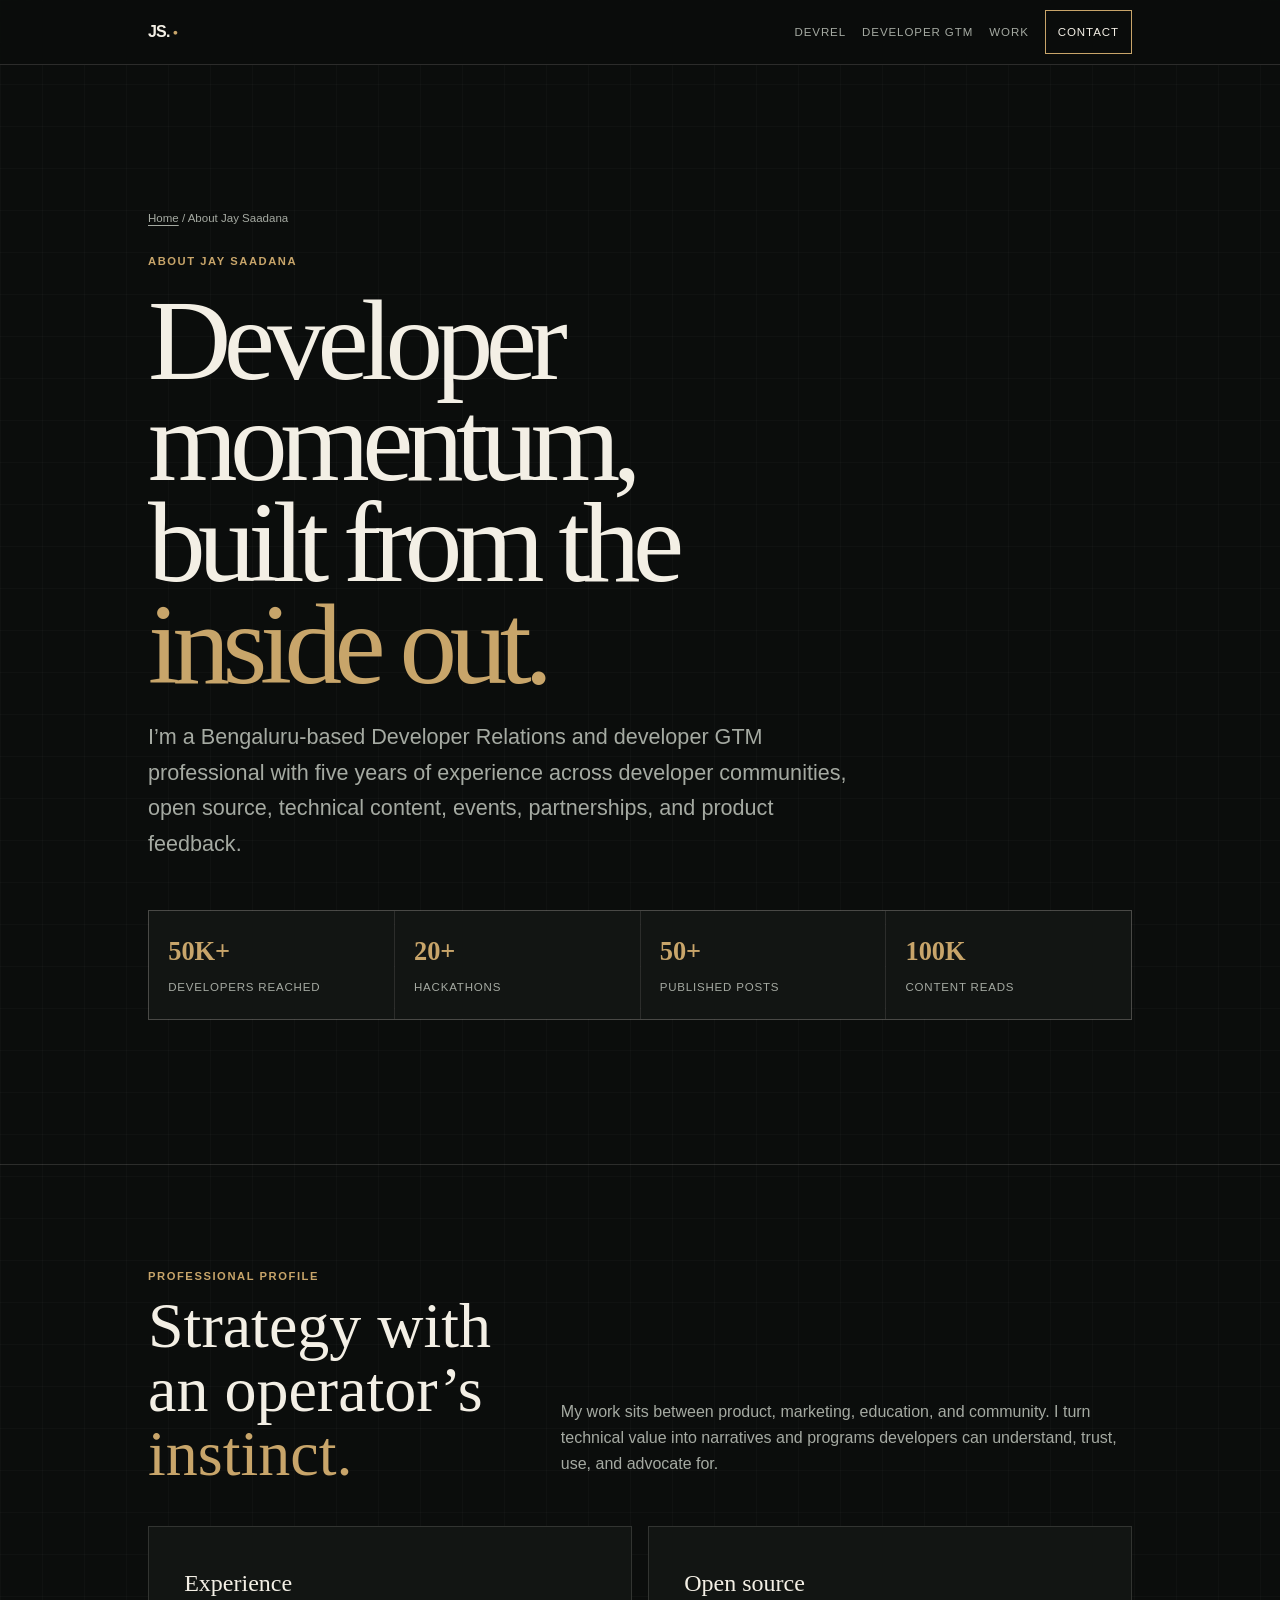
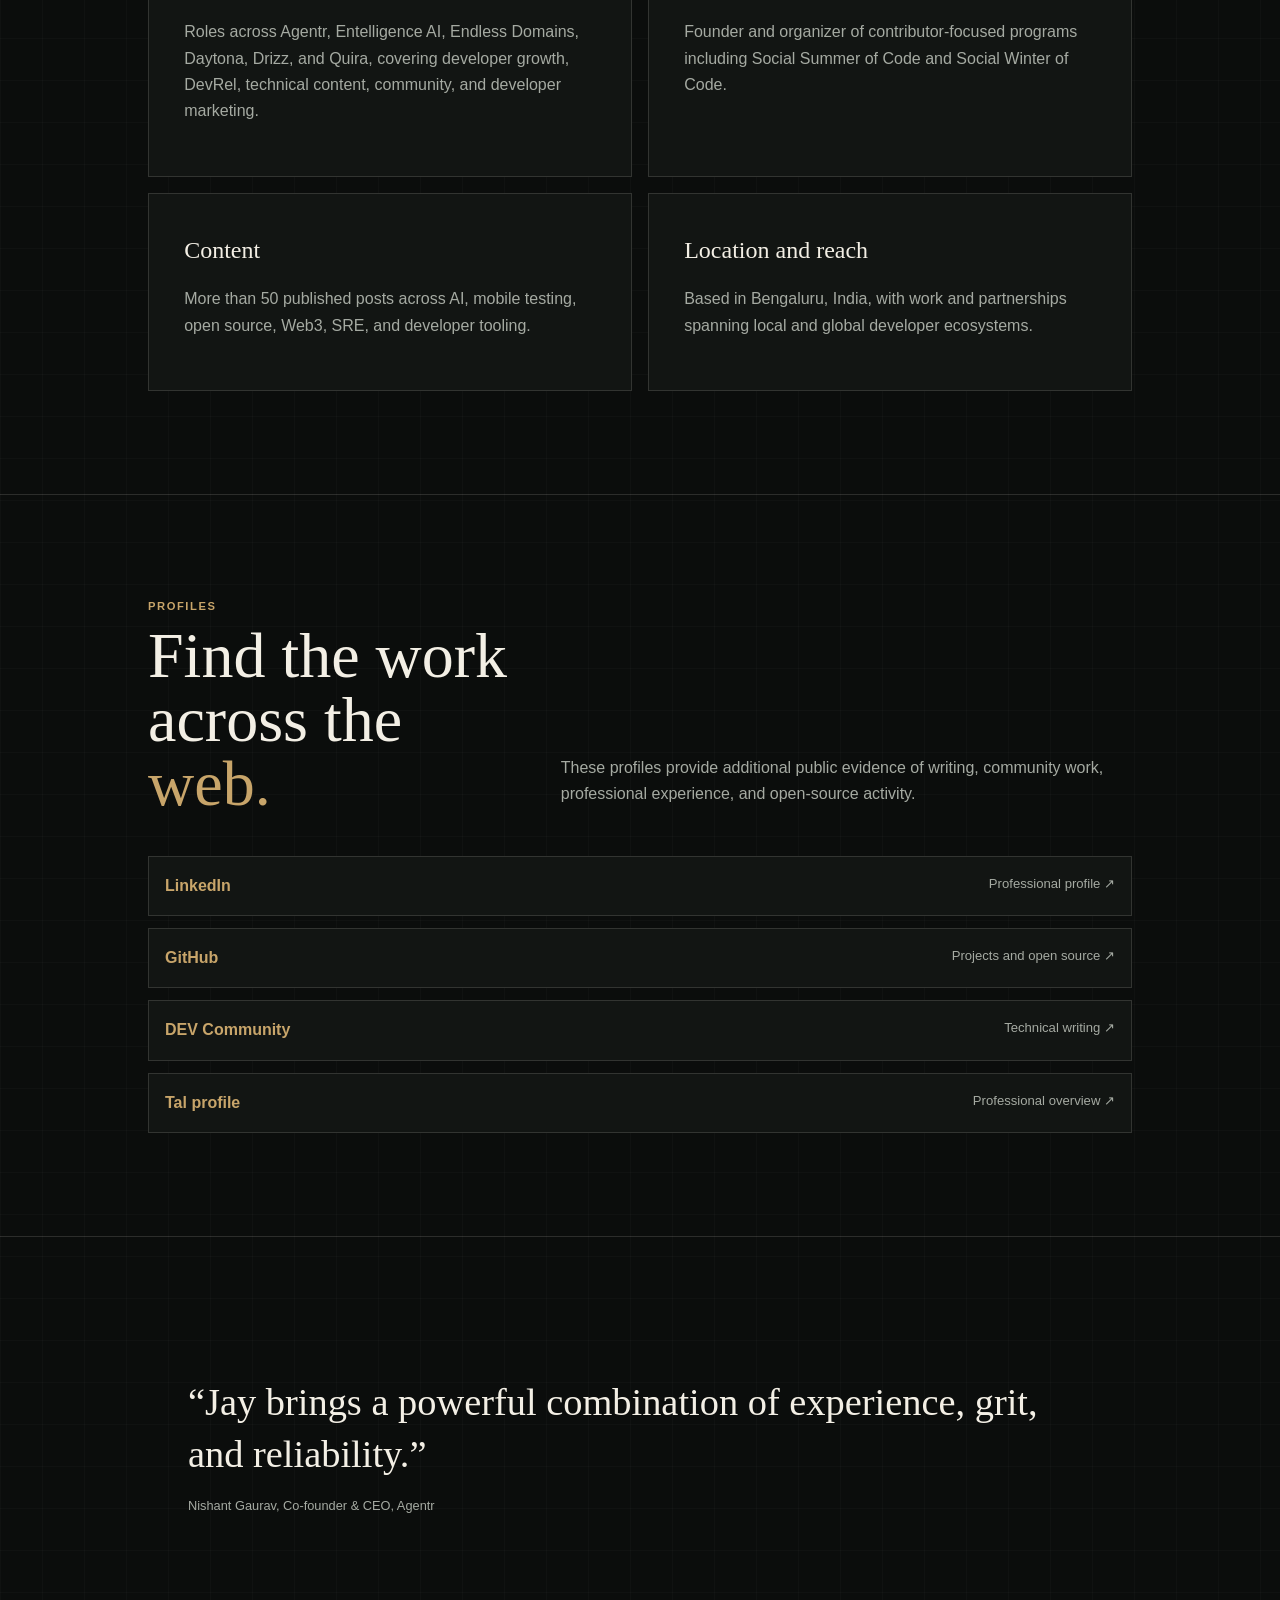
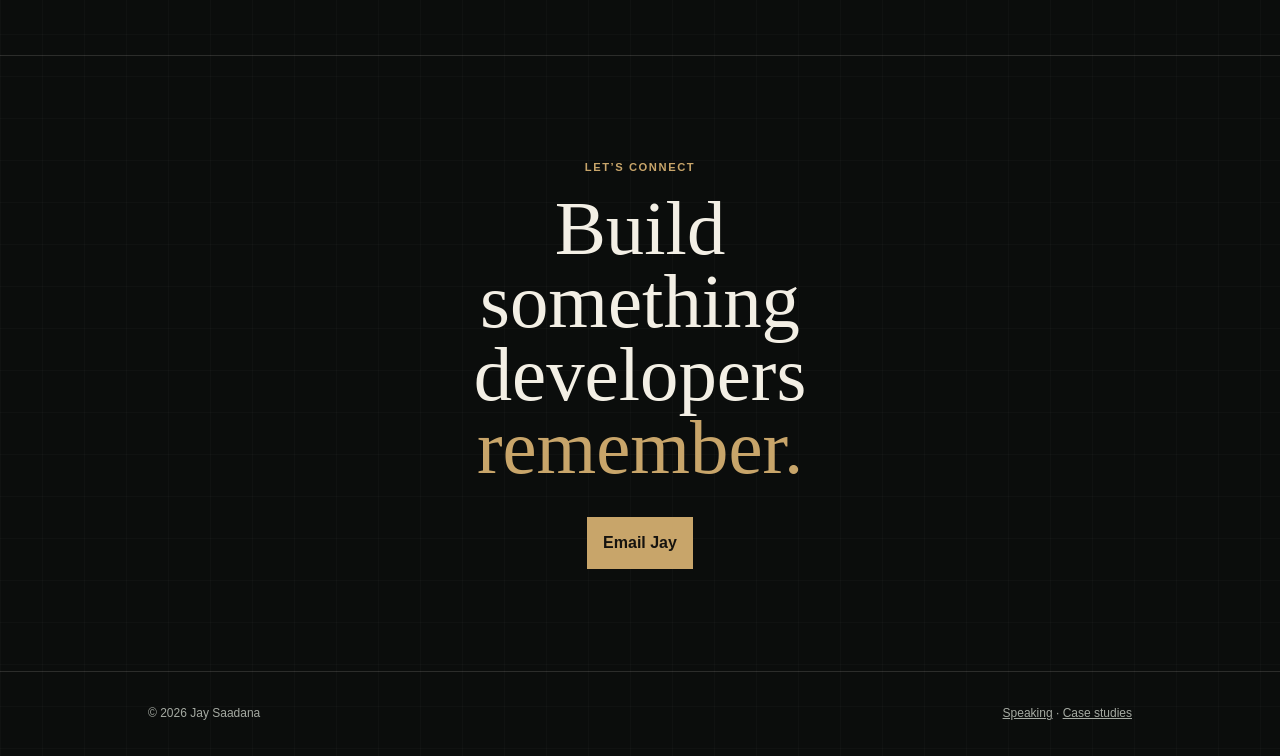
<file: about-jay-saadana.html>
<!doctype html><html lang="en"><head><meta charset="UTF-8"><meta name="viewport" content="width=device-width,initial-scale=1"><link rel="icon" type="image/svg+xml" href="data:image/svg+xml,%3Csvg xmlns=%27http://www.w3.org/2000/svg%27 viewBox=%270 0 32 32%27%3E%3Crect width=%2732%27 height=%2732%27 rx=%278%27 fill=%27%230b0d0c%27/%3E%3Ctext x=%276%27 y=%2723%27 fill=%27%23c8a56a%27 font-size=%2717%27 font-family=%27Arial%27 font-weight=%27700%27%3EJS%3C/text%3E%3C/svg%3E"><title>About Jay Saadana | DevRel & Developer GTM</title><meta name="description" content="About Jay Saadana, a Bengaluru-based Developer Relations and developer GTM professional working across AI, open source, community, and content."><link rel="canonical" href="https://jaysaadana.com/about-jay-saadana.html"><meta name="robots" content="index,follow,max-image-preview:large"><meta name="author" content="Jay Saadana"><link rel="alternate" type="text/markdown" href="https://jaysaadana.com/index.md"><link rel="describedby" href="https://jaysaadana.com/llms.txt" type="text/plain"><meta property="og:title" content="About Jay Saadana | DevRel & Developer GTM"><meta property="og:description" content="Professional profile, experience, proof, and links for Jay Saadana."><meta property="og:url" content="https://jaysaadana.com/about-jay-saadana.html"><meta property="og:type" content="profile"><meta property="og:image" content="https://jaysaadana.com/jay-saadana-social-preview.png"><meta property="og:image:secure_url" content="https://jaysaadana.com/jay-saadana-social-preview.png"><meta property="og:image:type" content="image/png"><meta property="og:image:width" content="1200"><meta property="og:image:height" content="630"><meta property="og:image:alt" content="Jay Saadana, Developer Relations and Developer GTM"><meta property="og:site_name" content="Jay Saadana"><meta property="og:locale" content="en_IN"><meta name="twitter:card" content="summary_large_image"><meta name="twitter:creator" content="@jaysaadana"><meta name="twitter:image" content="https://jaysaadana.com/jay-saadana-social-preview.png"><meta name="twitter:image:alt" content="Jay Saadana, Developer Relations and Developer GTM"><meta name="twitter:title" content="Developer Relations and Developer GTM | Jay Saadana"><meta name="twitter:description" content="Evidence-backed work across developer relations, developer GTM, open source, technical content, community, and partnerships."><link rel="stylesheet" href="authority.css?v=responsive-2"><script type="application/ld+json">{"@context":"https://schema.org","@type":"ProfilePage","name":"About Jay Saadana","url":"https://jaysaadana.com/about-jay-saadana.html","mainEntity":{"@type":"Person","@id":"https://jaysaadana.com/#jay-saadana","name":"Jay Saadana","url":"https://jaysaadana.com/","image":"https://jaysaadana.com/jay-profile.webp","jobTitle":"Developer Relations and Developer GTM Professional","homeLocation":{"@type":"Place","name":"Bengaluru, India"},"sameAs":["https://linkedin.com/in/jaysaadana","https://github.com/jaysaadana5","https://dev.to/jaysaadana","https://twitter.com/jaysaadana"]}}</script></head><body><header><nav class="wrap"><a class="brand" href="/">JS.</a><div class="nav-links"><a href="developer-relations.html">DevRel</a><a href="developer-gtm.html">Developer GTM</a><a href="case-studies.html">Work</a><a class="cta" href="mailto:jaysaadana@gmail.com">Contact</a></div></nav></header><main><section class="hero"><div class="wrap"><div class="breadcrumbs"><a href="/">Home</a> / About Jay Saadana</div><div class="eyebrow">About Jay Saadana</div><h1>Developer momentum, built from the <em>inside out.</em></h1><p class="lede">I’m a Bengaluru-based Developer Relations and developer GTM professional with five years of experience across developer communities, open source, technical content, events, partnerships, and product feedback.</p><div class="proof"><div><strong>50K+</strong><span>Developers reached</span></div><div><strong>20+</strong><span>Hackathons</span></div><div><strong>50+</strong><span>Published posts</span></div><div><strong>100K</strong><span>Content reads</span></div></div></div></section><section><div class="wrap"><div class="section-head"><div><div class="kicker">Professional profile</div><h2>Strategy with an operator’s <em>instinct.</em></h2></div><p>My work sits between product, marketing, education, and community. I turn technical value into narratives and programs developers can understand, trust, use, and advocate for.</p></div><div class="grid"><article class="card"><h3>Experience</h3><p>Roles across Agentr, Entelligence AI, Endless Domains, Daytona, Drizz, and Quira, covering developer growth, DevRel, technical content, community, and developer marketing.</p></article><article class="card"><h3>Open source</h3><p>Founder and organizer of contributor-focused programs including Social Summer of Code and Social Winter of Code.</p></article><article class="card"><h3>Content</h3><p>More than 50 published posts across AI, mobile testing, open source, Web3, SRE, and developer tooling.</p></article><article class="card"><h3>Location and reach</h3><p>Based in Bengaluru, India, with work and partnerships spanning local and global developer ecosystems.</p></article></div></div></section><section><div class="wrap"><div class="section-head"><div><div class="kicker">Profiles</div><h2>Find the work across the <em>web.</em></h2></div><p>These profiles provide additional public evidence of writing, community work, professional experience, and open-source activity.</p></div><div class="evidence"><a href="https://linkedin.com/in/jaysaadana" target="_blank" rel="noreferrer"><strong>LinkedIn</strong><span>Professional profile ↗</span></a><a href="https://github.com/jaysaadana5" target="_blank" rel="noreferrer"><strong>GitHub</strong><span>Projects and open source ↗</span></a><a href="https://dev.to/jaysaadana" target="_blank" rel="noreferrer"><strong>DEV Community</strong><span>Technical writing ↗</span></a><a href="https://tal.club/meet/jay-saadana" target="_blank" rel="noreferrer"><strong>Tal profile</strong><span>Professional overview ↗</span></a></div></div></section><section><div class="wrap"><blockquote class="quote">“Jay brings a powerful combination of experience, grit, and reliability.”<small>Nishant Gaurav, Co-founder & CEO, Agentr</small></blockquote></div></section><section class="contact"><div class="wrap"><div class="kicker">Let’s connect</div><h2>Build something developers <em>remember.</em></h2><a class="button" href="mailto:jaysaadana@gmail.com">Email Jay</a></div></section></main><footer class="wrap"><span>© 2026 Jay Saadana</span><span><a href="speaking.html">Speaking</a> · <a href="case-studies.html">Case studies</a></span></footer></body></html>
</file>
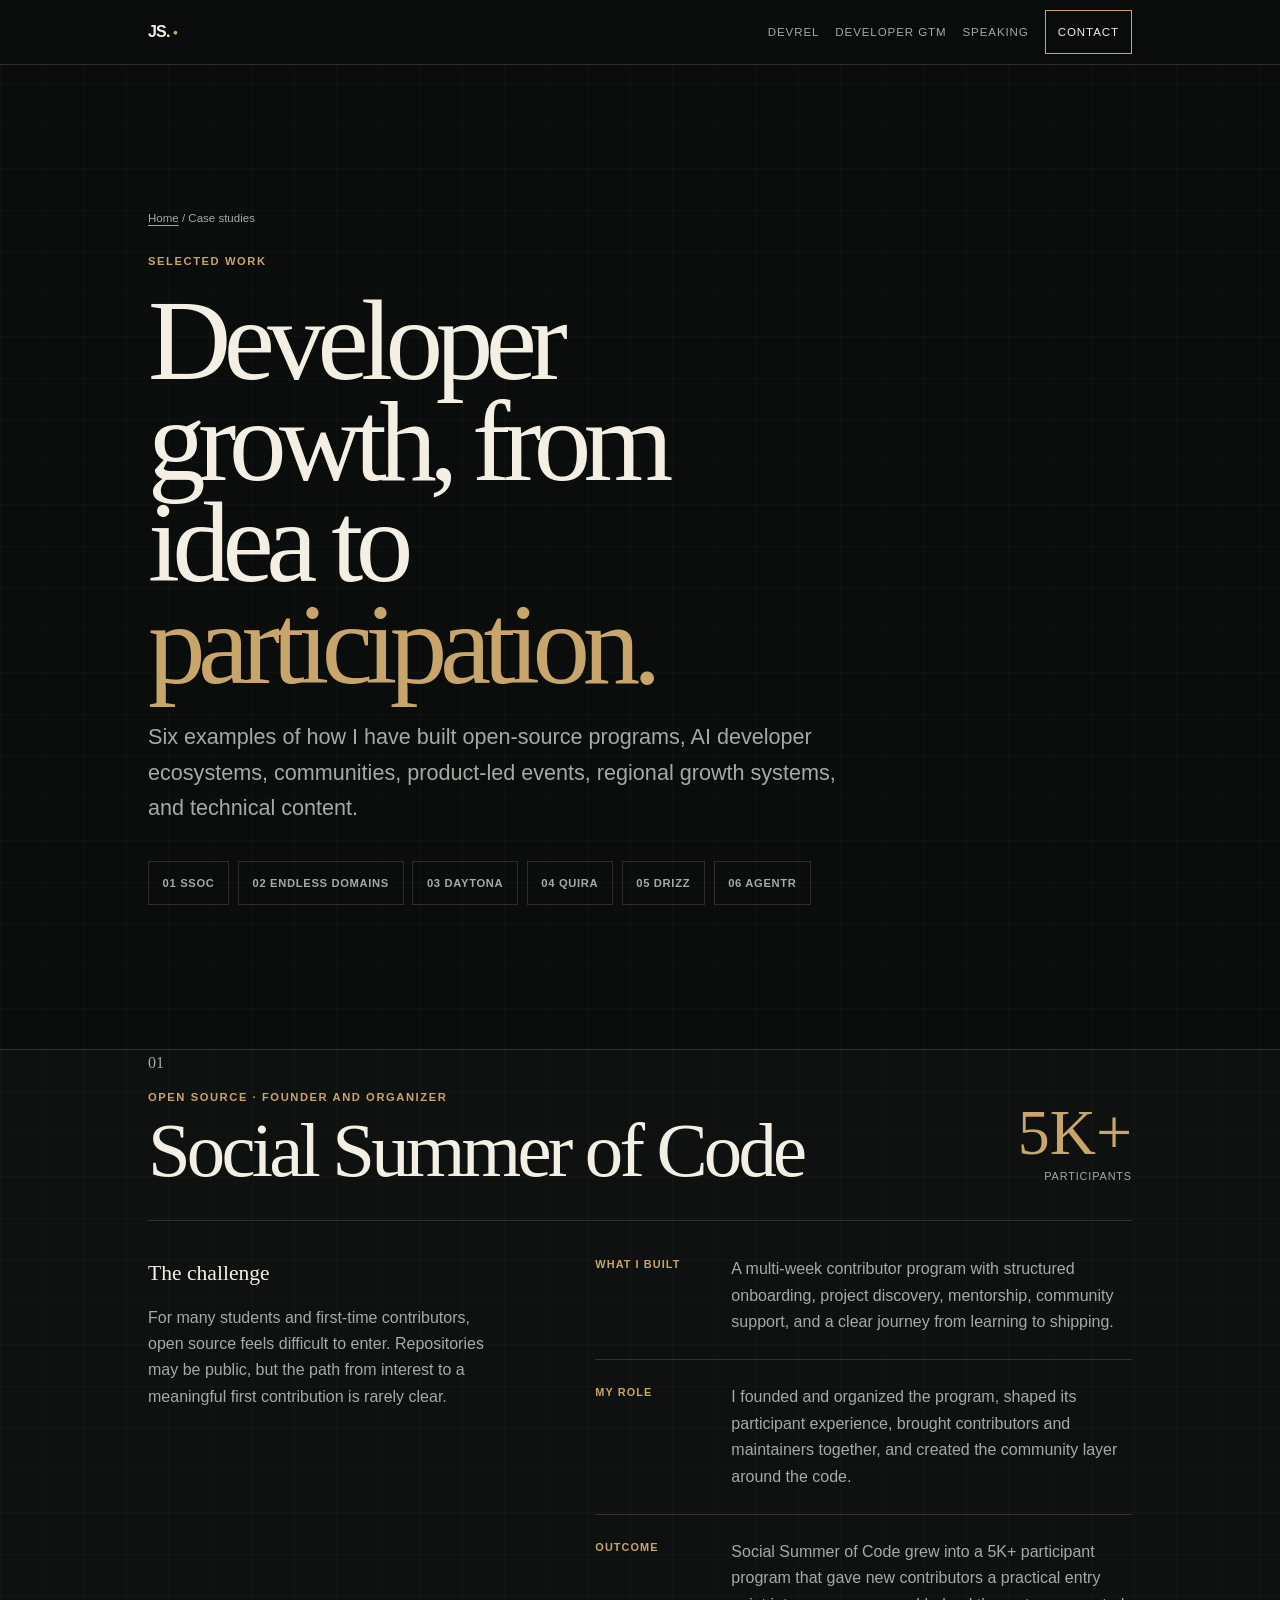
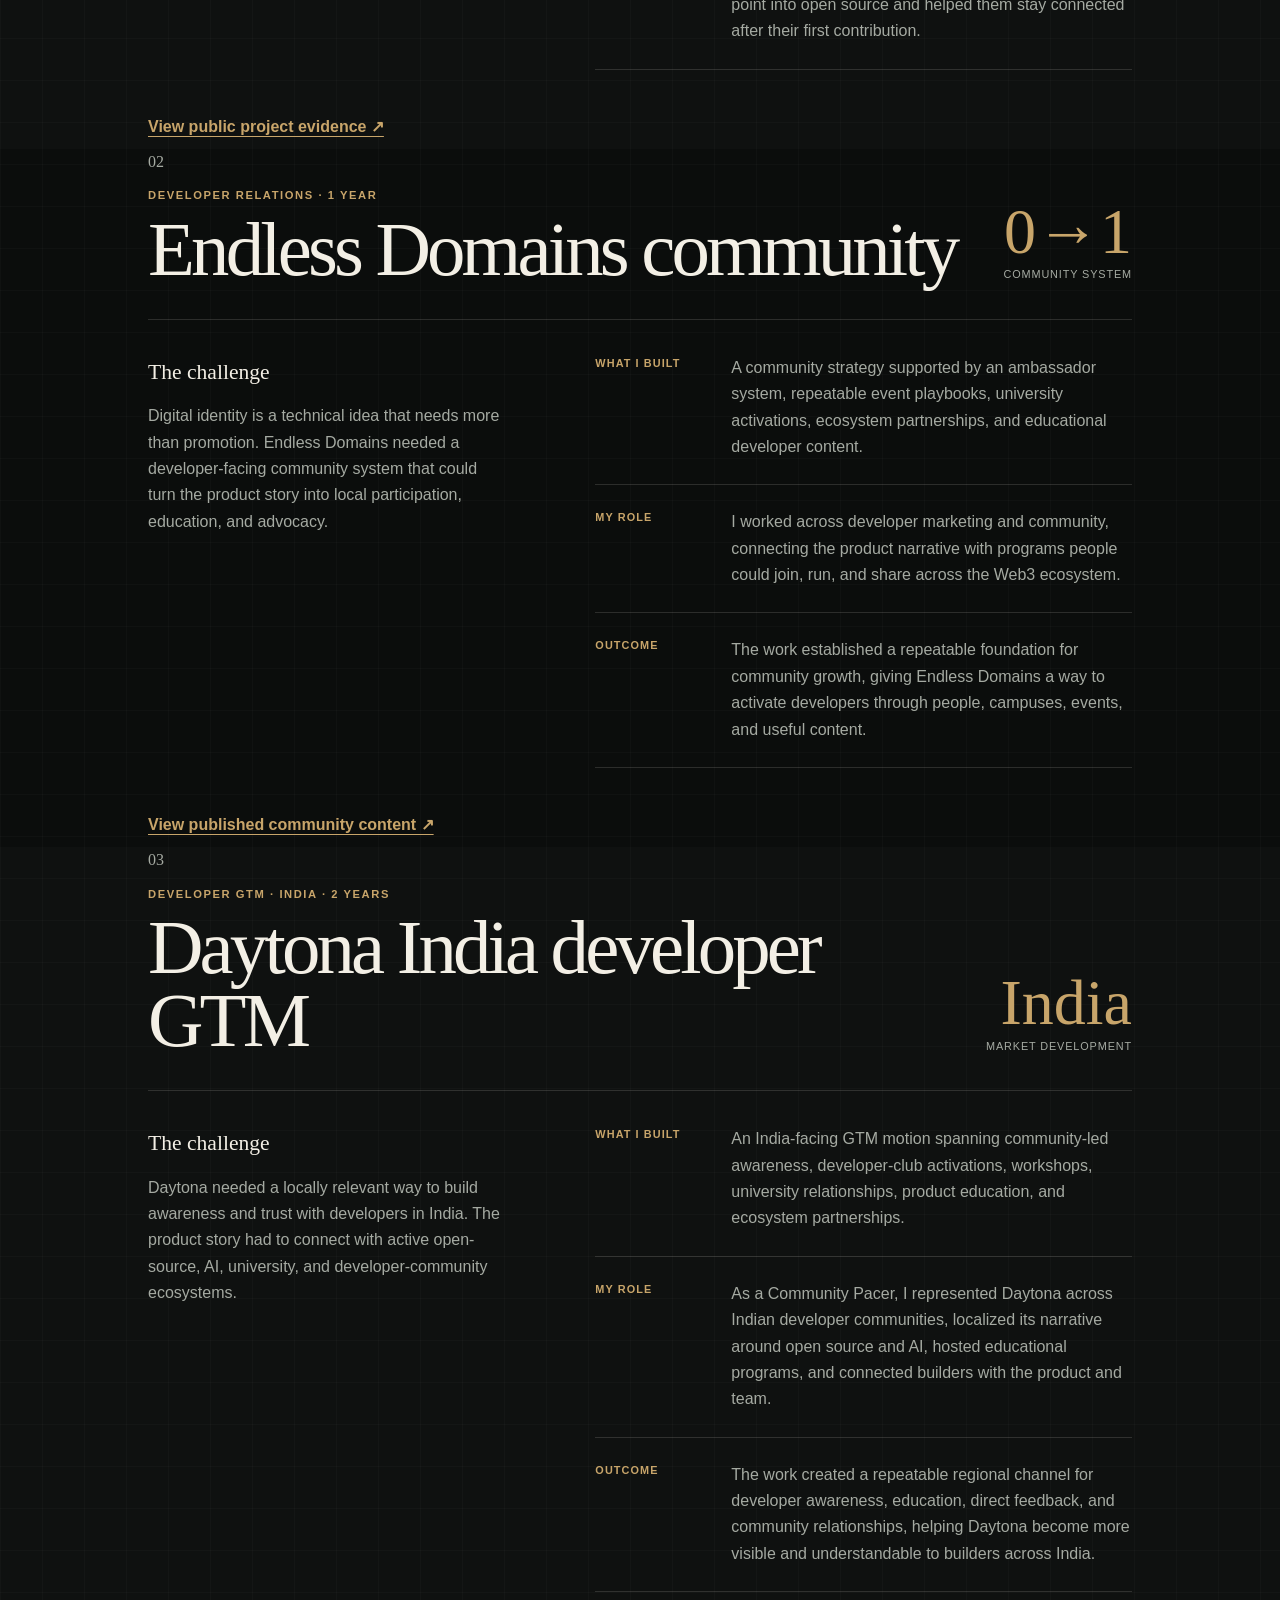
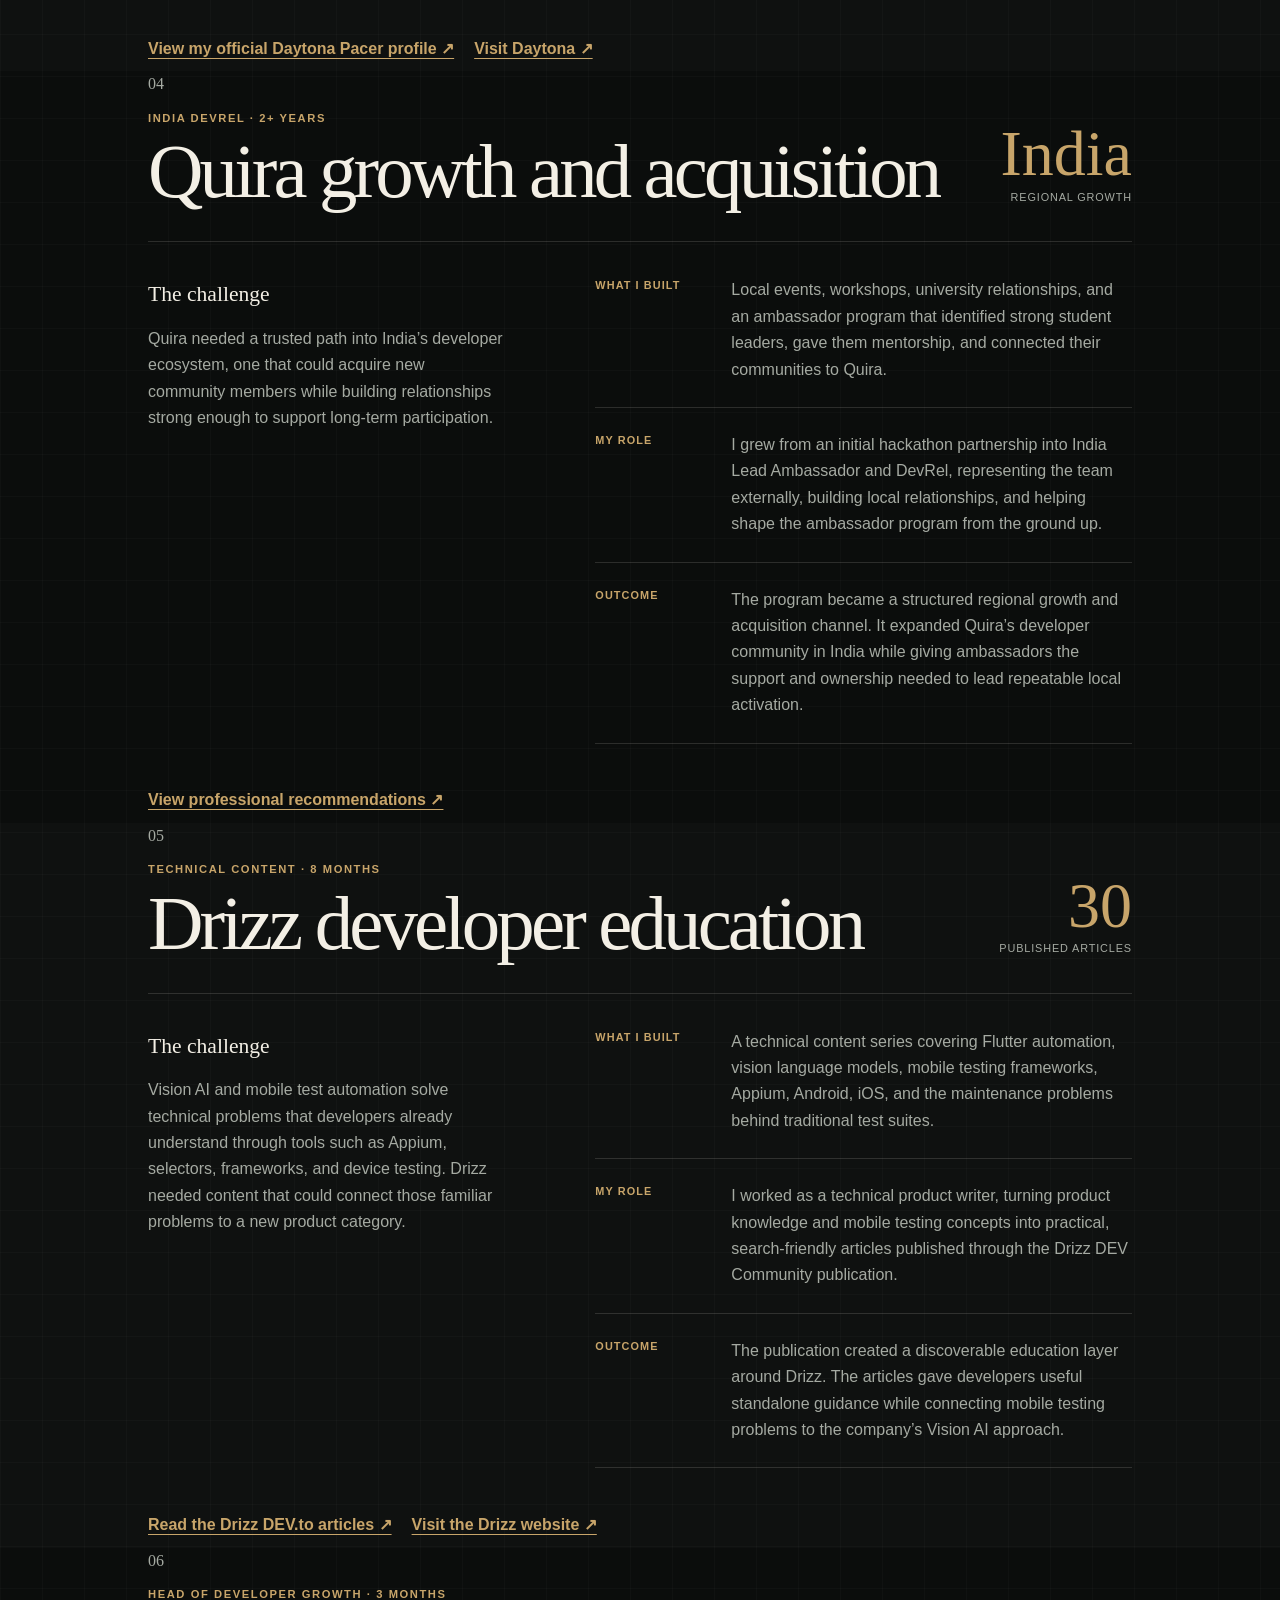
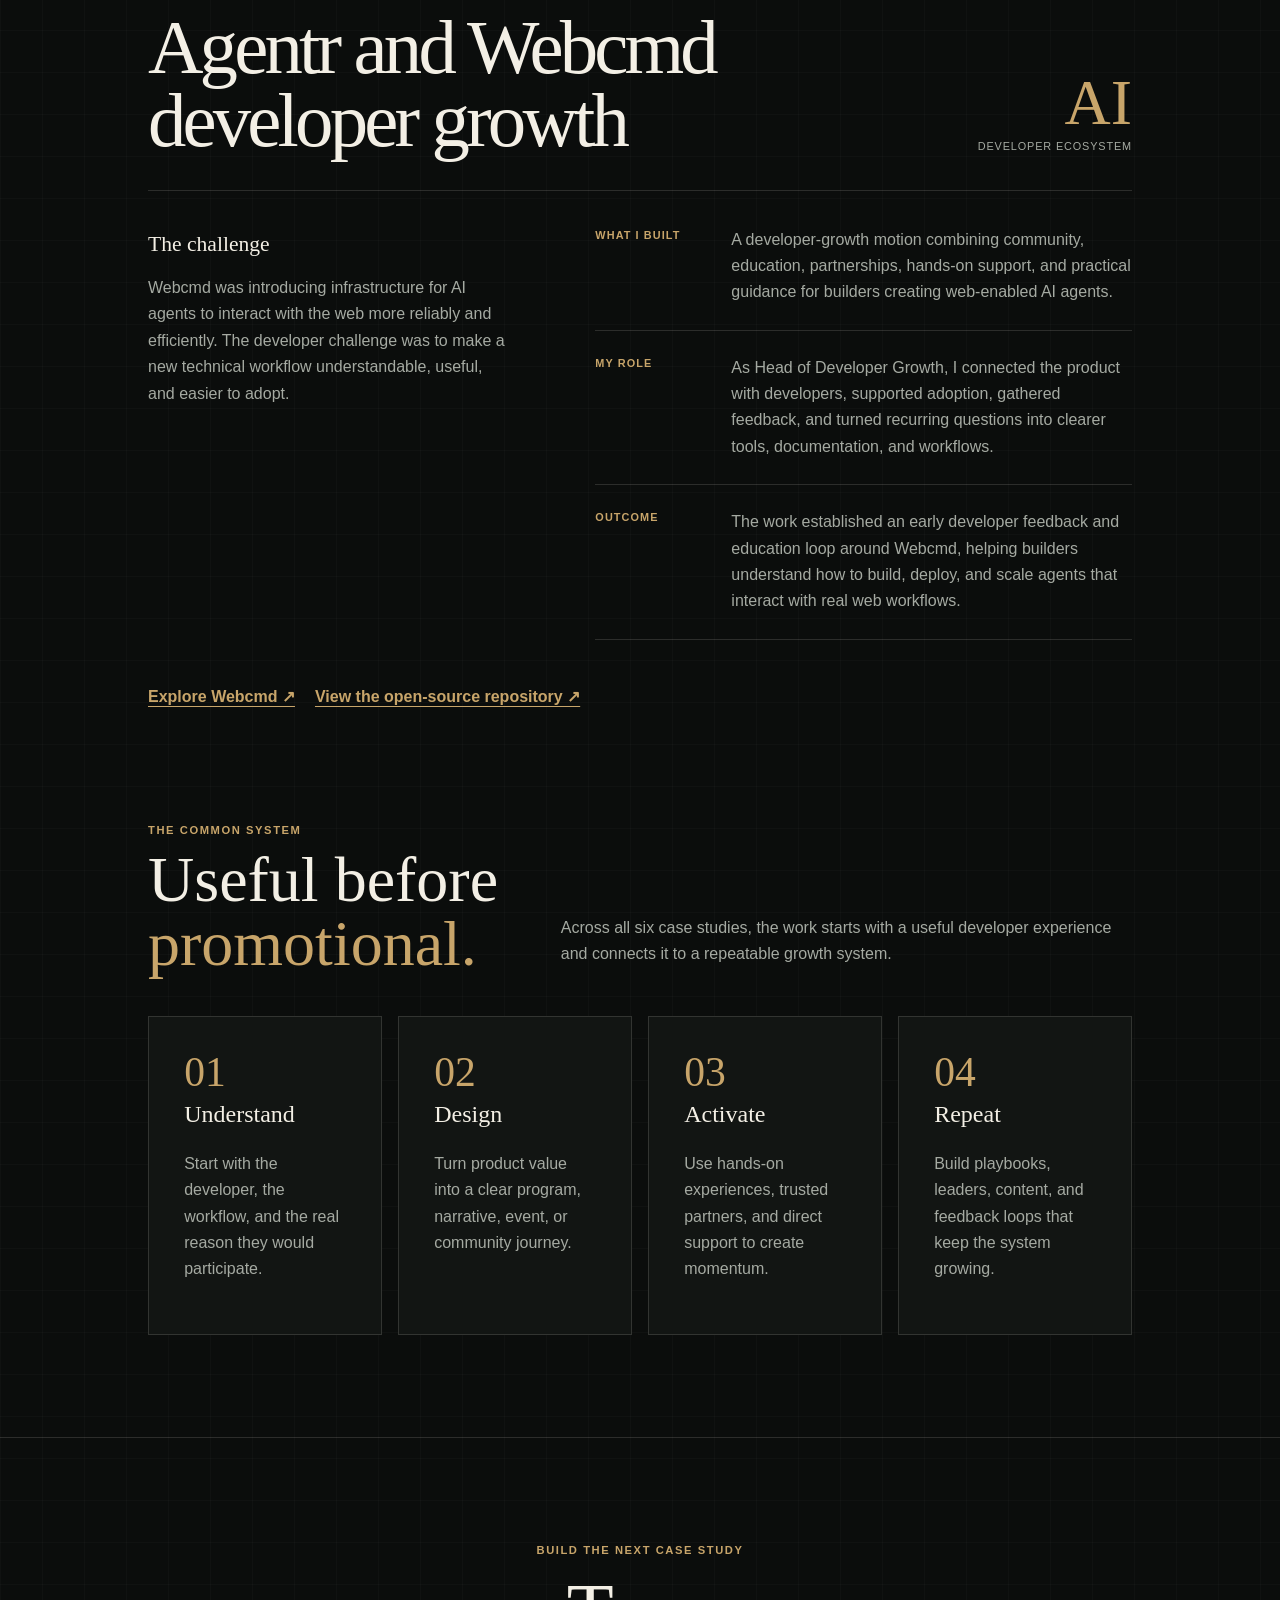
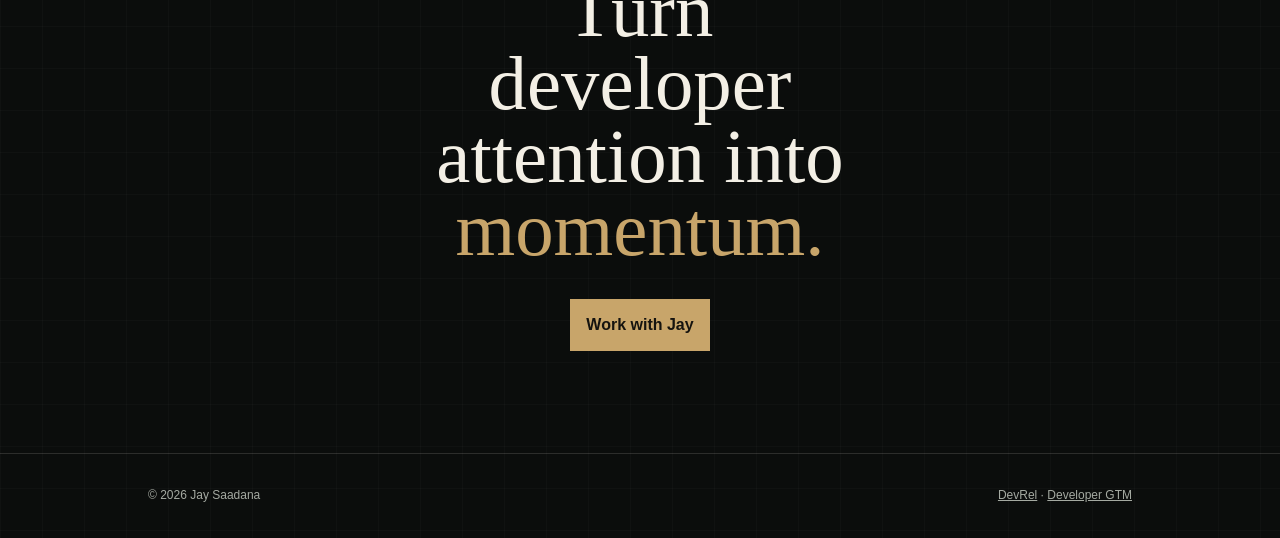
<file: case-studies.html>
<!doctype html>
<html lang="en">
<head>
<meta charset="UTF-8">
<meta name="viewport" content="width=device-width,initial-scale=1">
<link rel="icon" type="image/svg+xml" href="data:image/svg+xml,%3Csvg xmlns=%27http://www.w3.org/2000/svg%27 viewBox=%270 0 32 32%27%3E%3Crect width=%2732%27 height=%2732%27 rx=%278%27 fill=%27%230b0d0c%27/%3E%3Ctext x=%276%27 y=%2723%27 fill=%27%23c8a56a%27 font-size=%2717%27 font-family=%27Arial%27 font-weight=%27700%27%3EJS%3C/text%3E%3C/svg%3E">
<title>DevRel &amp; Developer GTM Case Studies | Jay Saadana</title>
<meta name="description" content="Six Developer Relations and GTM case studies by Jay Saadana across open source, AI agents, community, events, developer acquisition, and technical content.">
<link rel="canonical" href="https://jaysaadana.com/case-studies.html">
<meta name="robots" content="index,follow,max-image-preview:large"><meta name="author" content="Jay Saadana"><link rel="alternate" type="text/markdown" href="https://jaysaadana.com/index.md"><link rel="describedby" href="https://jaysaadana.com/llms.txt" type="text/plain">
<meta property="og:title" content="DevRel &amp; Developer GTM Case Studies | Jay Saadana">
<meta property="og:description" content="Open-source participation, community building, product GTM, and developer acquisition work.">
<meta property="og:url" content="https://jaysaadana.com/case-studies.html">
<meta property="og:type" content="website">
<meta property="og:image" content="https://jaysaadana.com/jay-saadana-social-preview.png"><meta property="og:image:secure_url" content="https://jaysaadana.com/jay-saadana-social-preview.png"><meta property="og:image:type" content="image/png"><meta property="og:image:width" content="1200"><meta property="og:image:height" content="630"><meta property="og:image:alt" content="Jay Saadana, Developer Relations and Developer GTM"><meta property="og:site_name" content="Jay Saadana"><meta property="og:locale" content="en_IN"><meta name="twitter:card" content="summary_large_image"><meta name="twitter:creator" content="@jaysaadana"><meta name="twitter:image" content="https://jaysaadana.com/jay-saadana-social-preview.png"><meta name="twitter:image:alt" content="Jay Saadana, Developer Relations and Developer GTM"><meta name="twitter:title" content="Developer Relations and Developer GTM | Jay Saadana"><meta name="twitter:description" content="Evidence-backed work across developer relations, developer GTM, open source, technical content, community, and partnerships.">
<link rel="stylesheet" href="authority.css?v=case-studies-3">
<script type="application/ld+json">{"@context":"https://schema.org","@type":"CollectionPage","name":"Jay Saadana DevRel and Developer GTM Case Studies","url":"https://jaysaadana.com/case-studies.html","author":{"@type":"Person","@id":"https://jaysaadana.com/#jay-saadana","name":"Jay Saadana"},"hasPart":[{"@type":"Article","headline":"Social Summer of Code open-source participation"},{"@type":"Article","headline":"Endless Domains developer community"},{"@type":"Article","headline":"Daytona India developer GTM"},{"@type":"Article","headline":"Quira developer growth and acquisition"},{"@type":"Article","headline":"Drizz technical content and developer education"},{"@type":"Article","headline":"Agentr Webcmd developer growth"}]}</script>
</head>
<body>
<header>
<nav class="wrap">
<a class="brand" href="/">JS.</a>
<div class="nav-links">
<a href="developer-relations.html">DevRel</a>
<a href="developer-gtm.html">Developer GTM</a>
<a href="speaking.html">Speaking</a>
<a class="cta" href="mailto:jaysaadana@gmail.com">Contact</a>
</div>
</nav>
</header>
<main>
<section class="hero">
<div class="wrap">
<div class="breadcrumbs">
<a href="/">Home</a> / Case studies</div>
<div class="eyebrow">Selected work</div>
<h1>Developer growth, from idea to <em>participation.</em>
</h1>
<p class="lede">Six examples of how I have built open-source programs, AI developer ecosystems, communities, product-led events, regional growth systems, and technical content.</p>
<div class="case-jump" aria-label="Case study navigation">
<a href="#ssoc">01 SSOC</a>
<a href="#endless">02 Endless Domains</a>
<a href="#daytona">03 Daytona</a>
<a href="#quira">04 Quira</a>
<a href="#drizz">05 Drizz</a>
<a href="#agentr">06 Agentr</a>
</div>
</div>
</section>
<article class="case-study" id="ssoc">
<div class="wrap">
<div class="case-heading">
<div>
<div class="case-number">01</div>
<div class="kicker">Open source · Founder and organizer</div>
<h2>Social Summer of Code</h2>
</div>
<div class="case-signal">
<strong>5K+</strong>
<span>Participants</span>
</div>
</div>
<div class="case-body">
<div class="case-summary">
<h3>The challenge</h3>
<p>For many students and first-time contributors, open source feels difficult to enter. Repositories may be public, but the path from interest to a meaningful first contribution is rarely clear.</p>
</div>
<div class="case-details">
<div>
<span>What I built</span>
<p>A multi-week contributor program with structured onboarding, project discovery, mentorship, community support, and a clear journey from learning to shipping.</p>
</div>
<div>
<span>My role</span>
<p>I founded and organized the program, shaped its participant experience, brought contributors and maintainers together, and created the community layer around the code.</p>
</div>
<div>
<span>Outcome</span>
<p>Social Summer of Code grew into a 5K+ participant program that gave new contributors a practical entry point into open source and helped them stay connected after their first contribution.</p>
</div>
</div>
</div>
<a class="case-link" href="https://github.com/jaysaadana5/ssoc" target="_blank" rel="noreferrer">View public project evidence ↗</a>
</div>
</article>
<article class="case-study" id="endless">
<div class="wrap">
<div class="case-heading">
<div>
<div class="case-number">02</div>
<div class="kicker">Developer Relations · 1 year</div>
<h2>Endless Domains community</h2>
</div>
<div class="case-signal">
<strong>0→1</strong>
<span>Community system</span>
</div>
</div>
<div class="case-body">
<div class="case-summary">
<h3>The challenge</h3>
<p>Digital identity is a technical idea that needs more than promotion. Endless Domains needed a developer-facing community system that could turn the product story into local participation, education, and advocacy.</p>
</div>
<div class="case-details">
<div>
<span>What I built</span>
<p>A community strategy supported by an ambassador system, repeatable event playbooks, university activations, ecosystem partnerships, and educational developer content.</p>
</div>
<div>
<span>My role</span>
<p>I worked across developer marketing and community, connecting the product narrative with programs people could join, run, and share across the Web3 ecosystem.</p>
</div>
<div>
<span>Outcome</span>
<p>The work established a repeatable foundation for community growth, giving Endless Domains a way to activate developers through people, campuses, events, and useful content.</p>
</div>
</div>
</div>
<a class="case-link" href="https://dev.to/endlessdoamins" target="_blank" rel="noreferrer">View published community content ↗</a>
</div>
</article>
<article class="case-study" id="daytona">
<div class="wrap">
<div class="case-heading">
<div>
<div class="case-number">03</div>
<div class="kicker">Developer GTM · India · 2 years</div>
<h2>Daytona India developer GTM</h2>
</div>
<div class="case-signal">
<strong>India</strong>
<span>Market development</span>
</div>
</div>
<div class="case-body">
<div class="case-summary">
<h3>The challenge</h3>
<p>Daytona needed a locally relevant way to build awareness and trust with developers in India. The product story had to connect with active open-source, AI, university, and developer-community ecosystems.</p>
</div>
<div class="case-details">
<div>
<span>What I built</span>
<p>An India-facing GTM motion spanning community-led awareness, developer-club activations, workshops, university relationships, product education, and ecosystem partnerships.</p>
</div>
<div>
<span>My role</span>
<p>As a Community Pacer, I represented Daytona across Indian developer communities, localized its narrative around open source and AI, hosted educational programs, and connected builders with the product and team.</p>
</div>
<div>
<span>Outcome</span>
<p>The work created a repeatable regional channel for developer awareness, education, direct feedback, and community relationships, helping Daytona become more visible and understandable to builders across India.</p>
</div>
</div>
</div>
<div class="case-links">
<a class="case-link" href="https://www.daytona.io/pacers/jay-saadana" target="_blank" rel="noreferrer">View my official Daytona Pacer profile ↗</a>
<a class="case-link" href="https://www.daytona.io/" target="_blank" rel="noreferrer">Visit Daytona ↗</a>
</div>
</div>
</article>
<article class="case-study" id="quira">
<div class="wrap">
<div class="case-heading">
<div>
<div class="case-number">04</div>
<div class="kicker">India DevRel · 2+ years</div>
<h2>Quira growth and acquisition</h2>
</div>
<div class="case-signal">
<strong>India</strong>
<span>Regional growth</span>
</div>
</div>
<div class="case-body">
<div class="case-summary">
<h3>The challenge</h3>
<p>Quira needed a trusted path into India’s developer ecosystem, one that could acquire new community members while building relationships strong enough to support long-term participation.</p>
</div>
<div class="case-details">
<div>
<span>What I built</span>
<p>Local events, workshops, university relationships, and an ambassador program that identified strong student leaders, gave them mentorship, and connected their communities to Quira.</p>
</div>
<div>
<span>My role</span>
<p>I grew from an initial hackathon partnership into India Lead Ambassador and DevRel, representing the team externally, building local relationships, and helping shape the ambassador program from the ground up.</p>
</div>
<div>
<span>Outcome</span>
<p>The program became a structured regional growth and acquisition channel. It expanded Quira’s developer community in India while giving ambassadors the support and ownership needed to lead repeatable local activation.</p>
</div>
</div>
</div>
<a class="case-link" href="https://www.linkedin.com/in/jaysaadana/details/recommendations/" target="_blank" rel="noreferrer">View professional recommendations ↗</a>
</div>
</article>
<article class="case-study" id="drizz">
<div class="wrap">
<div class="case-heading">
<div>
<div class="case-number">05</div>
<div class="kicker">Technical content · 8 months</div>
<h2>Drizz developer education</h2>
</div>
<div class="case-signal">
<strong>30</strong>
<span>Published articles</span>
</div>
</div>
<div class="case-body">
<div class="case-summary">
<h3>The challenge</h3>
<p>Vision AI and mobile test automation solve technical problems that developers already understand through tools such as Appium, selectors, frameworks, and device testing. Drizz needed content that could connect those familiar problems to a new product category.</p>
</div>
<div class="case-details">
<div>
<span>What I built</span>
<p>A technical content series covering Flutter automation, vision language models, mobile testing frameworks, Appium, Android, iOS, and the maintenance problems behind traditional test suites.</p>
</div>
<div>
<span>My role</span>
<p>I worked as a technical product writer, turning product knowledge and mobile testing concepts into practical, search-friendly articles published through the Drizz DEV Community publication.</p>
</div>
<div>
<span>Outcome</span>
<p>The publication created a discoverable education layer around Drizz. The articles gave developers useful standalone guidance while connecting mobile testing problems to the company’s Vision AI approach.</p>
</div>
</div>
</div>
<div class="case-links">
<a class="case-link" href="https://dev.to/drizzdev" target="_blank" rel="noreferrer">Read the Drizz DEV.to articles ↗</a>
<a class="case-link" href="https://www.drizz.dev/" target="_blank" rel="noreferrer">Visit the Drizz website ↗</a>
</div>
</div>
</article>
<article class="case-study" id="agentr">
<div class="wrap">
<div class="case-heading">
<div>
<div class="case-number">06</div>
<div class="kicker">Head of Developer Growth · 3 months</div>
<h2>Agentr and Webcmd developer growth</h2>
</div>
<div class="case-signal">
<strong>AI</strong>
<span>Developer ecosystem</span>
</div>
</div>
<div class="case-body">
<div class="case-summary">
<h3>The challenge</h3>
<p>Webcmd was introducing infrastructure for AI agents to interact with the web more reliably and efficiently. The developer challenge was to make a new technical workflow understandable, useful, and easier to adopt.</p>
</div>
<div class="case-details">
<div>
<span>What I built</span>
<p>A developer-growth motion combining community, education, partnerships, hands-on support, and practical guidance for builders creating web-enabled AI agents.</p>
</div>
<div>
<span>My role</span>
<p>As Head of Developer Growth, I connected the product with developers, supported adoption, gathered feedback, and turned recurring questions into clearer tools, documentation, and workflows.</p>
</div>
<div>
<span>Outcome</span>
<p>The work established an early developer feedback and education loop around Webcmd, helping builders understand how to build, deploy, and scale agents that interact with real web workflows.</p>
</div>
</div>
</div>
<div class="case-links">
<a class="case-link" href="https://webcmd.dev/" target="_blank" rel="noreferrer">Explore Webcmd ↗</a>
<a class="case-link" href="https://github.com/agentrhq/webcmd" target="_blank" rel="noreferrer">View the open-source repository ↗</a>
</div>
</div>
</article>
<section>
<div class="wrap">
<div class="section-head">
<div>
<div class="kicker">The common system</div>
<h2>Useful before <em>promotional.</em>
</h2>
</div>
<p>Across all six case studies, the work starts with a useful developer experience and connects it to a repeatable growth system.</p>
</div>
<div class="process">
<article class="card">
<div class="number">01</div>
<h3>Understand</h3>
<p>Start with the developer, the workflow, and the real reason they would participate.</p>
</article>
<article class="card">
<div class="number">02</div>
<h3>Design</h3>
<p>Turn product value into a clear program, narrative, event, or community journey.</p>
</article>
<article class="card">
<div class="number">03</div>
<h3>Activate</h3>
<p>Use hands-on experiences, trusted partners, and direct support to create momentum.</p>
</article>
<article class="card">
<div class="number">04</div>
<h3>Repeat</h3>
<p>Build playbooks, leaders, content, and feedback loops that keep the system growing.</p>
</article>
</div>
</div>
</section>
<section class="contact">
<div class="wrap">
<div class="kicker">Build the next case study</div>
<h2>Turn developer attention into <em>momentum.</em>
</h2>
<a class="button" href="mailto:jaysaadana@gmail.com">Work with Jay</a>
</div>
</section>
</main>
<footer class="wrap">
<span>© 2026 Jay Saadana</span>
<span>
<a href="developer-relations.html">DevRel</a> · <a href="developer-gtm.html">Developer GTM</a>
</span>
</footer>
</body>
</html>
</file>
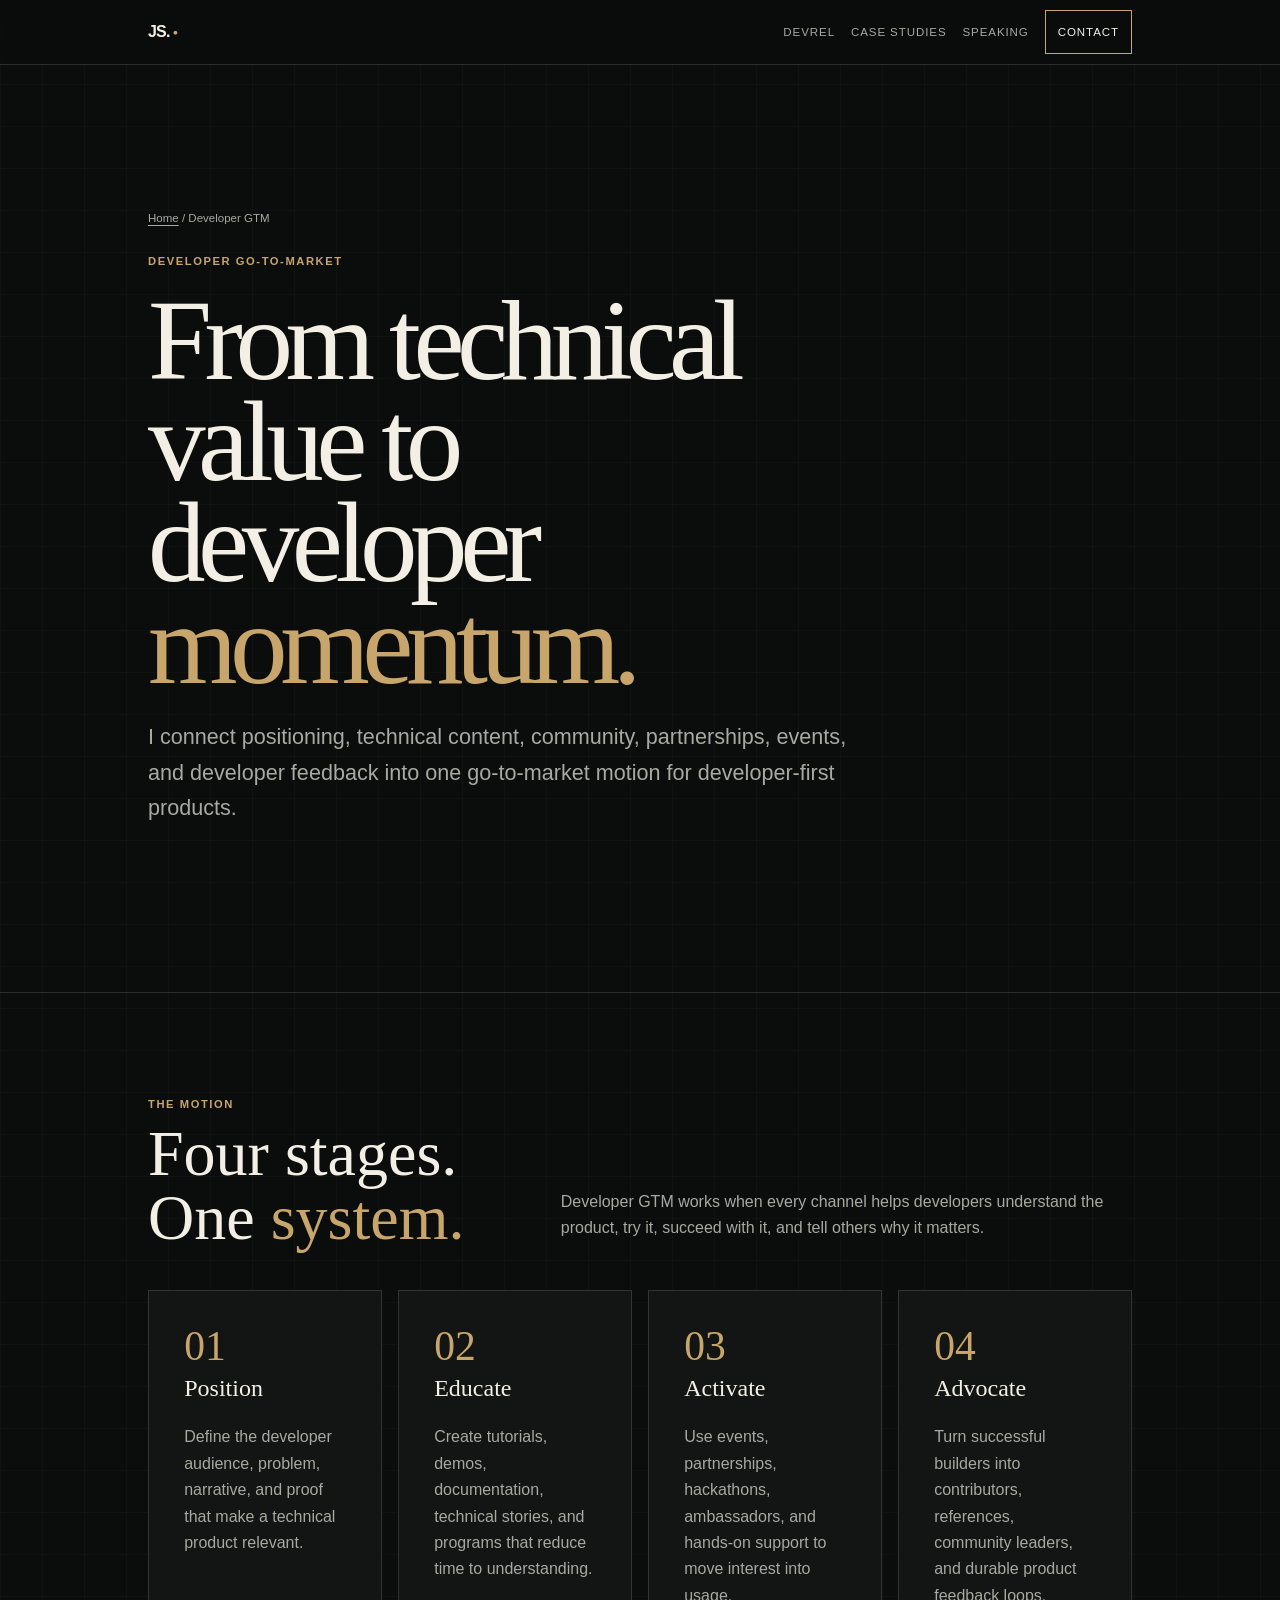
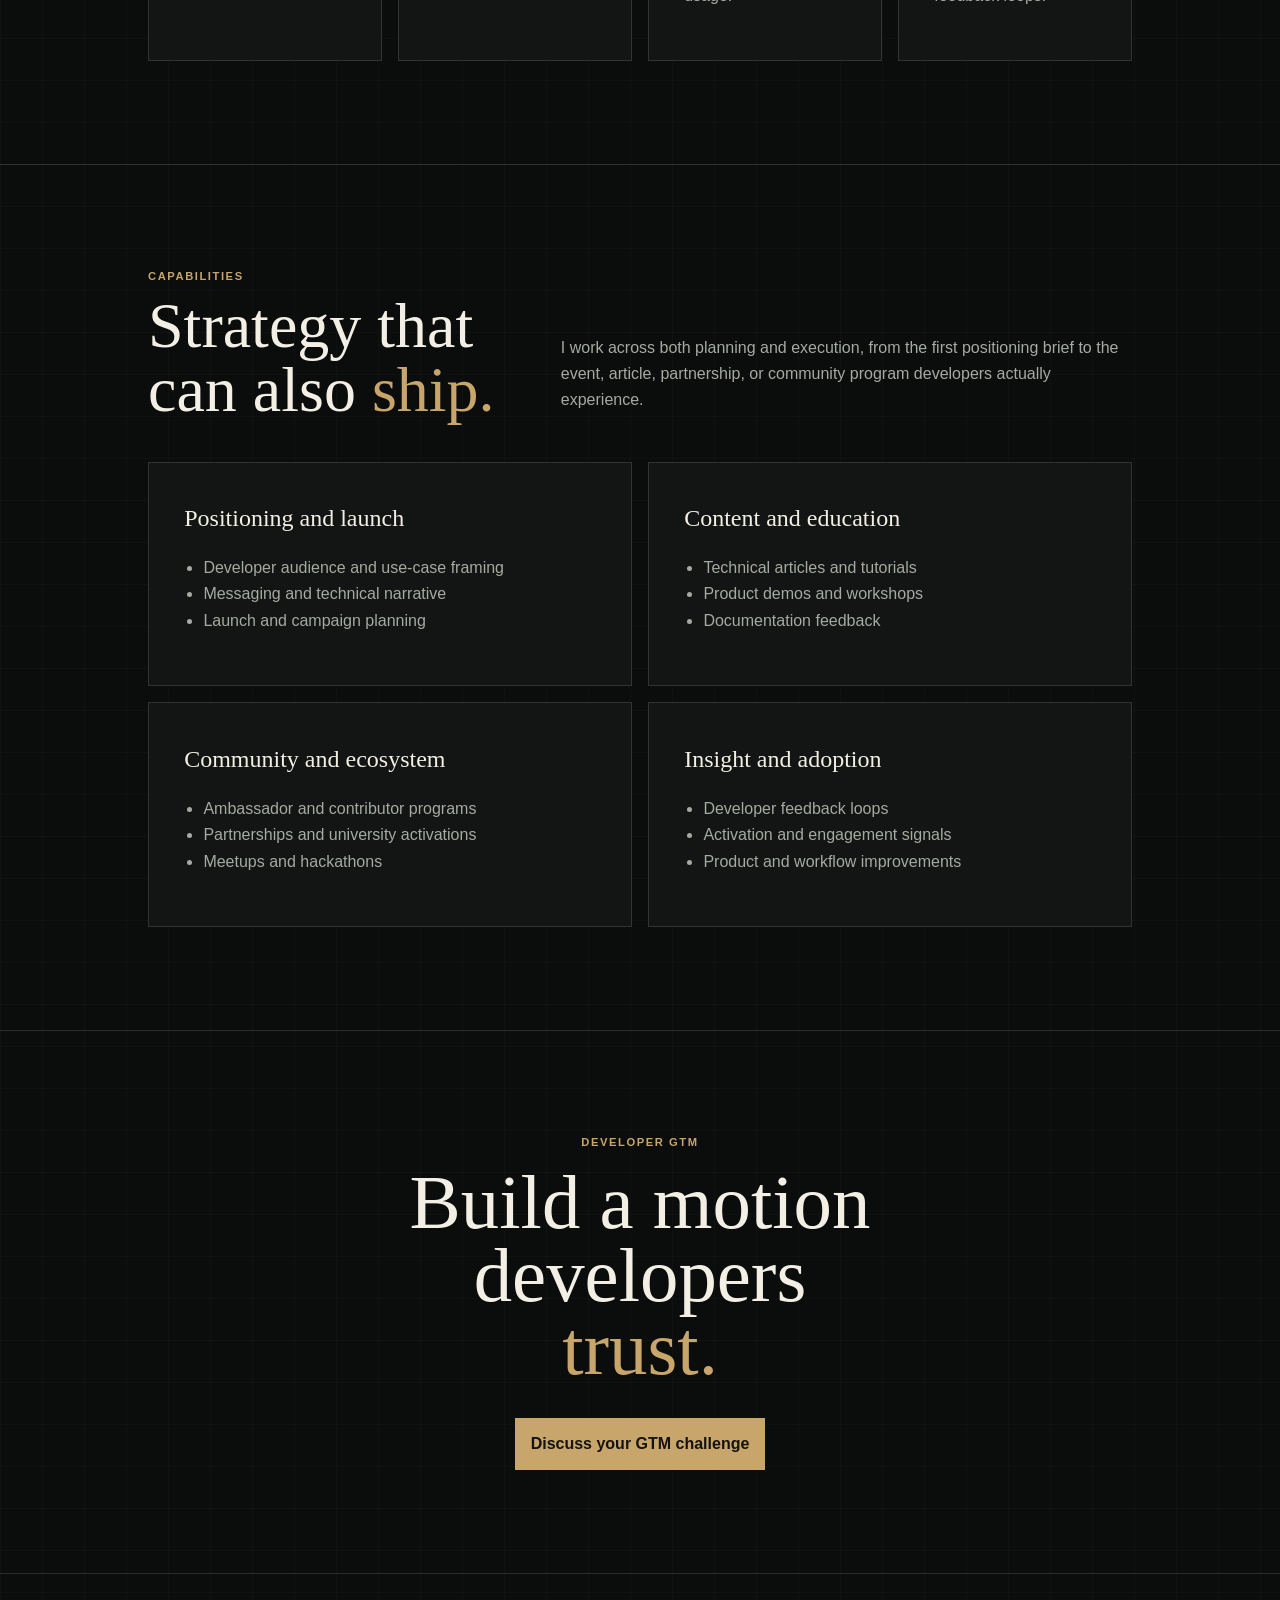
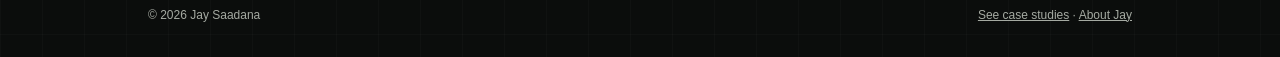
<file: developer-gtm.html>
<!doctype html><html lang="en"><head><meta charset="UTF-8"><meta name="viewport" content="width=device-width,initial-scale=1"><link rel="icon" type="image/svg+xml" href="data:image/svg+xml,%3Csvg xmlns=%27http://www.w3.org/2000/svg%27 viewBox=%270 0 32 32%27%3E%3Crect width=%2732%27 height=%2732%27 rx=%278%27 fill=%27%230b0d0c%27/%3E%3Ctext x=%276%27 y=%2723%27 fill=%27%23c8a56a%27 font-size=%2717%27 font-family=%27Arial%27 font-weight=%27700%27%3EJS%3C/text%3E%3C/svg%3E"><title>Developer GTM & Growth | Jay Saadana</title><meta name="description" content="Developer go-to-market strategy by Jay Saadana: positioning, technical content, community, partnerships, launches, and developer adoption."><link rel="canonical" href="https://jaysaadana.com/developer-gtm.html"><meta name="robots" content="index,follow,max-image-preview:large"><meta name="author" content="Jay Saadana"><link rel="alternate" type="text/markdown" href="https://jaysaadana.com/index.md"><link rel="describedby" href="https://jaysaadana.com/llms.txt" type="text/plain"><meta property="og:title" content="Developer GTM & Growth | Jay Saadana"><meta property="og:description" content="A practical developer GTM approach that moves technical audiences from awareness to adoption and advocacy."><meta property="og:url" content="https://jaysaadana.com/developer-gtm.html"><meta property="og:type" content="website"><meta property="og:image" content="https://jaysaadana.com/jay-saadana-social-preview.png"><meta property="og:image:secure_url" content="https://jaysaadana.com/jay-saadana-social-preview.png"><meta property="og:image:type" content="image/png"><meta property="og:image:width" content="1200"><meta property="og:image:height" content="630"><meta property="og:image:alt" content="Jay Saadana, Developer Relations and Developer GTM"><meta property="og:site_name" content="Jay Saadana"><meta property="og:locale" content="en_IN"><meta name="twitter:card" content="summary_large_image"><meta name="twitter:creator" content="@jaysaadana"><meta name="twitter:image" content="https://jaysaadana.com/jay-saadana-social-preview.png"><meta name="twitter:image:alt" content="Jay Saadana, Developer Relations and Developer GTM"><meta name="twitter:title" content="Developer Relations and Developer GTM | Jay Saadana"><meta name="twitter:description" content="Evidence-backed work across developer relations, developer GTM, open source, technical content, community, and partnerships."><link rel="stylesheet" href="authority.css?v=responsive-2"><script type="application/ld+json">{"@context":"https://schema.org","@type":"WebPage","name":"Developer GTM and Growth by Jay Saadana","url":"https://jaysaadana.com/developer-gtm.html","about":{"@type":"Thing","name":"Developer go-to-market"},"author":{"@type":"Person","@id":"https://jaysaadana.com/#jay-saadana","name":"Jay Saadana"}}</script></head><body><header><nav class="wrap"><a class="brand" href="/">JS.</a><div class="nav-links"><a href="developer-relations.html">DevRel</a><a href="case-studies.html">Case studies</a><a href="speaking.html">Speaking</a><a class="cta" href="mailto:jaysaadana@gmail.com">Contact</a></div></nav></header><main><section class="hero"><div class="wrap"><div class="breadcrumbs"><a href="/">Home</a> / Developer GTM</div><div class="eyebrow">Developer go-to-market</div><h1>From technical value to developer <em>momentum.</em></h1><p class="lede">I connect positioning, technical content, community, partnerships, events, and developer feedback into one go-to-market motion for developer-first products.</p></div></section><section><div class="wrap"><div class="section-head"><div><div class="kicker">The motion</div><h2>Four stages. One <em>system.</em></h2></div><p>Developer GTM works when every channel helps developers understand the product, try it, succeed with it, and tell others why it matters.</p></div><div class="process"><article class="card"><div class="number">01</div><h3>Position</h3><p>Define the developer audience, problem, narrative, and proof that make a technical product relevant.</p></article><article class="card"><div class="number">02</div><h3>Educate</h3><p>Create tutorials, demos, documentation, technical stories, and programs that reduce time to understanding.</p></article><article class="card"><div class="number">03</div><h3>Activate</h3><p>Use events, partnerships, hackathons, ambassadors, and hands-on support to move interest into usage.</p></article><article class="card"><div class="number">04</div><h3>Advocate</h3><p>Turn successful builders into contributors, references, community leaders, and durable product feedback loops.</p></article></div></div></section><section><div class="wrap"><div class="section-head"><div><div class="kicker">Capabilities</div><h2>Strategy that can also <em>ship.</em></h2></div><p>I work across both planning and execution, from the first positioning brief to the event, article, partnership, or community program developers actually experience.</p></div><div class="grid"><article class="card"><h3>Positioning and launch</h3><ul><li>Developer audience and use-case framing</li><li>Messaging and technical narrative</li><li>Launch and campaign planning</li></ul></article><article class="card"><h3>Content and education</h3><ul><li>Technical articles and tutorials</li><li>Product demos and workshops</li><li>Documentation feedback</li></ul></article><article class="card"><h3>Community and ecosystem</h3><ul><li>Ambassador and contributor programs</li><li>Partnerships and university activations</li><li>Meetups and hackathons</li></ul></article><article class="card"><h3>Insight and adoption</h3><ul><li>Developer feedback loops</li><li>Activation and engagement signals</li><li>Product and workflow improvements</li></ul></article></div></div></section><section class="contact"><div class="wrap"><div class="kicker">Developer GTM</div><h2>Build a motion developers <em>trust.</em></h2><a class="button" href="mailto:jaysaadana@gmail.com">Discuss your GTM challenge</a></div></section></main><footer class="wrap"><span>© 2026 Jay Saadana</span><span><a href="case-studies.html">See case studies</a> · <a href="about-jay-saadana.html">About Jay</a></span></footer></body></html>
</file>
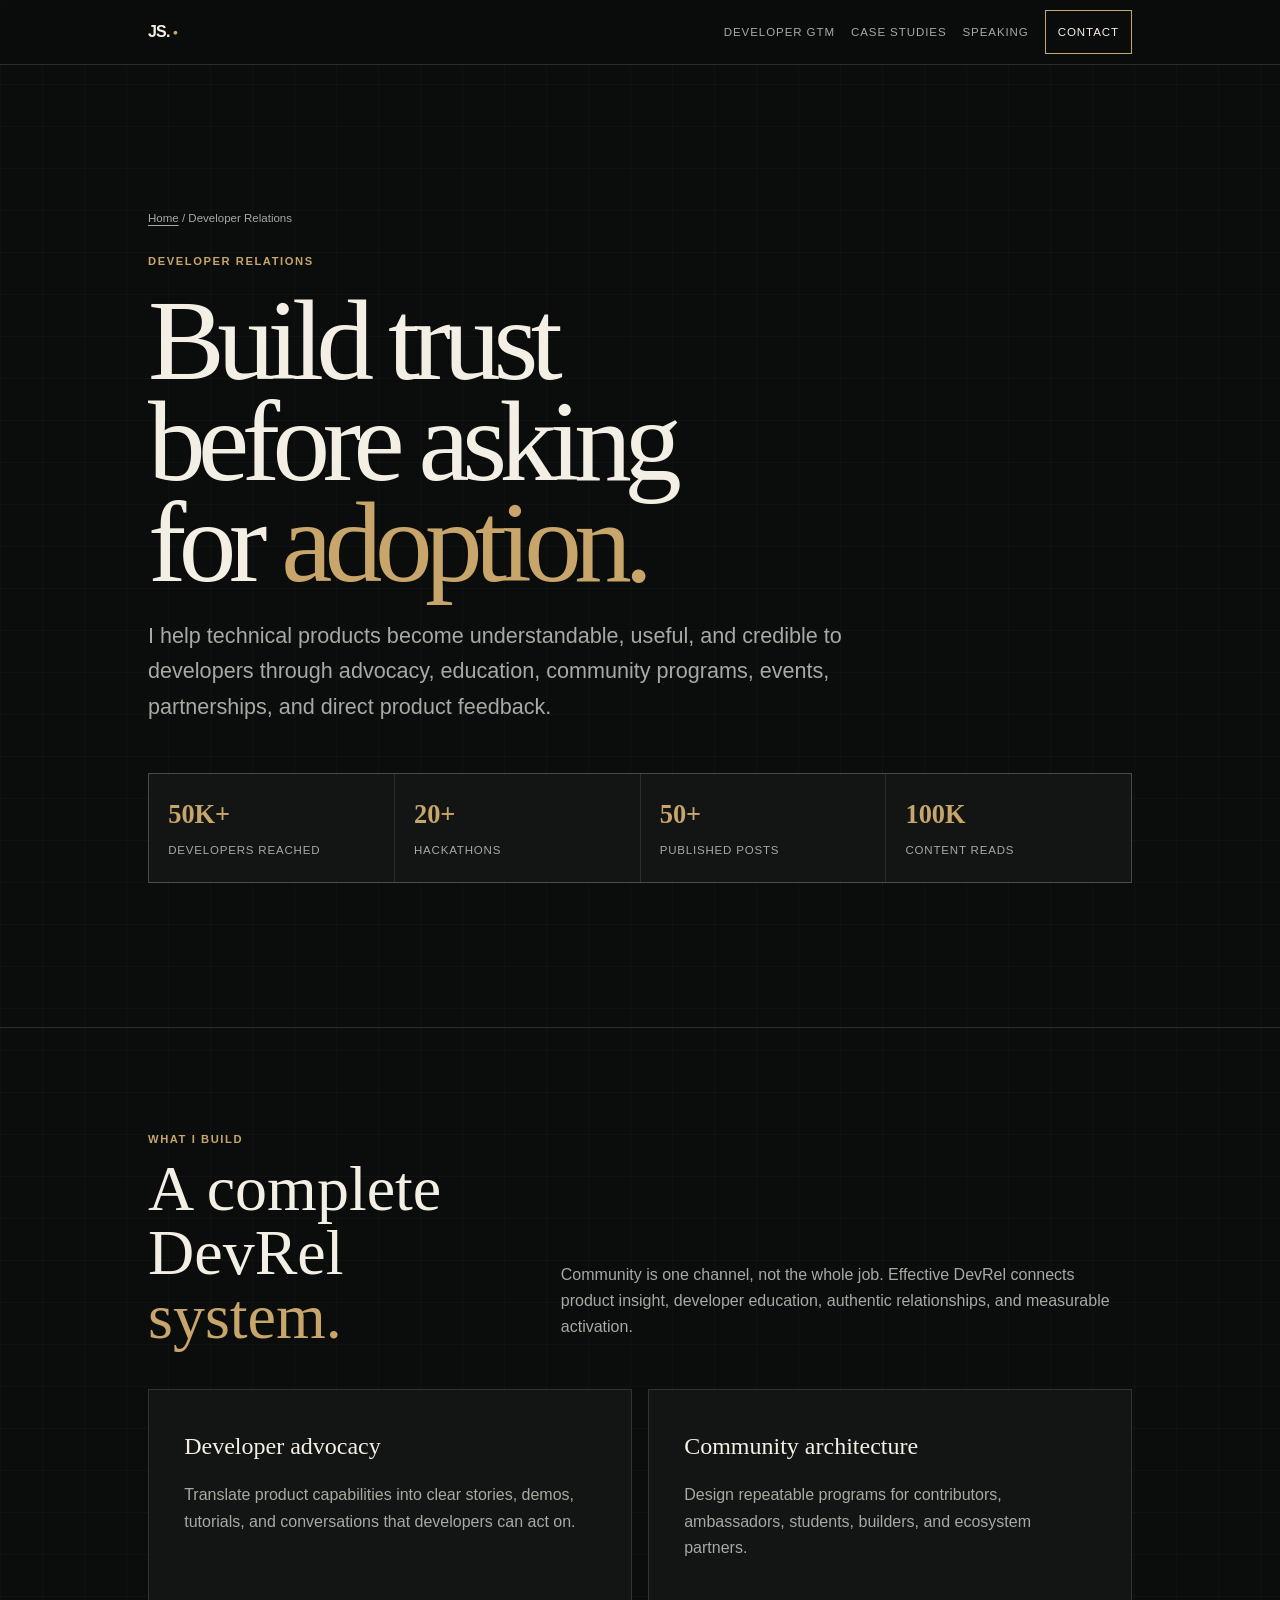
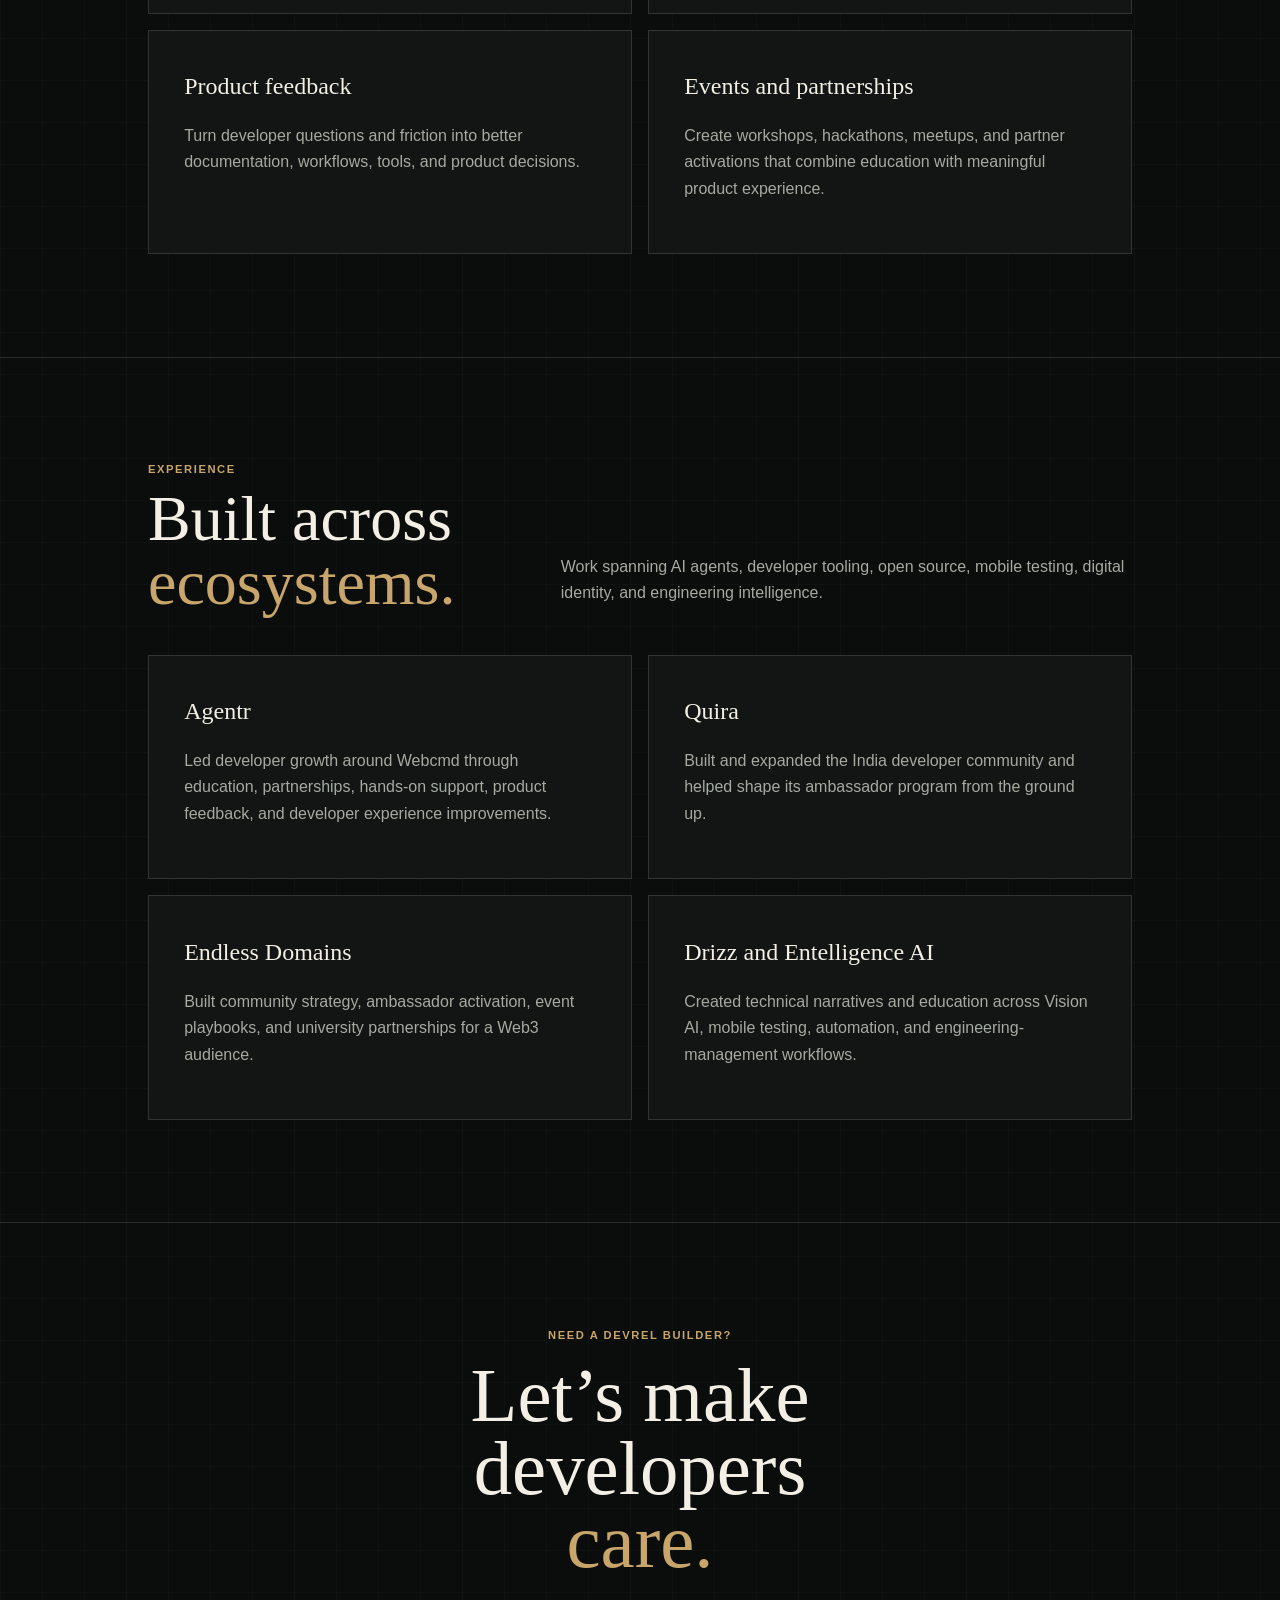
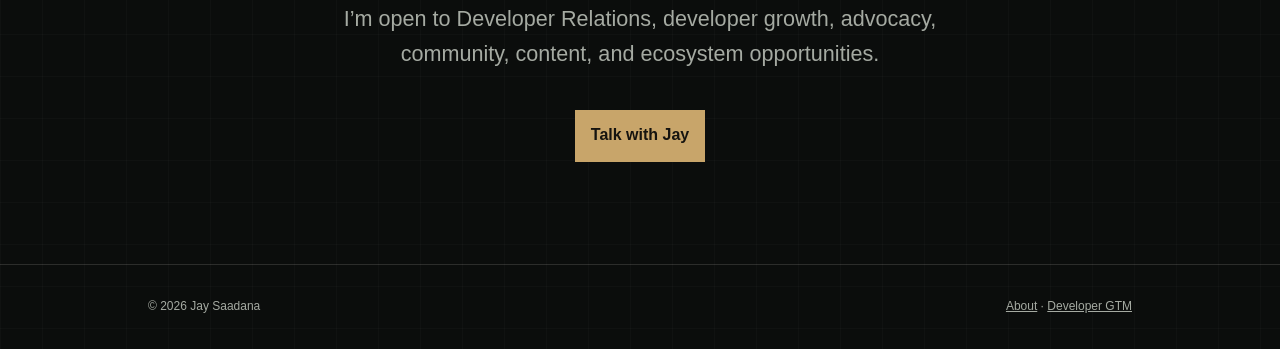
<file: developer-relations.html>
<!doctype html><html lang="en"><head><meta charset="UTF-8"><meta name="viewport" content="width=device-width,initial-scale=1"><link rel="icon" type="image/svg+xml" href="data:image/svg+xml,%3Csvg xmlns=%27http://www.w3.org/2000/svg%27 viewBox=%270 0 32 32%27%3E%3Crect width=%2732%27 height=%2732%27 rx=%278%27 fill=%27%230b0d0c%27/%3E%3Ctext x=%276%27 y=%2723%27 fill=%27%23c8a56a%27 font-size=%2717%27 font-family=%27Arial%27 font-weight=%27700%27%3EJS%3C/text%3E%3C/svg%3E"><title>Developer Relations Professional | Jay Saadana</title><meta name="description" content="Jay Saadana builds developer communities, advocacy programs, technical content, events, partnerships, and feedback loops for technical products."><link rel="canonical" href="https://jaysaadana.com/developer-relations.html"><meta name="robots" content="index,follow,max-image-preview:large"><meta name="author" content="Jay Saadana"><link rel="alternate" type="text/markdown" href="https://jaysaadana.com/index.md"><link rel="describedby" href="https://jaysaadana.com/llms.txt" type="text/plain"><meta property="og:title" content="Developer Relations Professional | Jay Saadana"><meta property="og:description" content="Evidence-backed Developer Relations work across community, content, events, partnerships, open source, and product feedback."><meta property="og:url" content="https://jaysaadana.com/developer-relations.html"><meta property="og:type" content="profile"><meta property="og:image" content="https://jaysaadana.com/jay-saadana-social-preview.png"><meta property="og:image:secure_url" content="https://jaysaadana.com/jay-saadana-social-preview.png"><meta property="og:image:type" content="image/png"><meta property="og:image:width" content="1200"><meta property="og:image:height" content="630"><meta property="og:image:alt" content="Jay Saadana, Developer Relations and Developer GTM"><meta property="og:site_name" content="Jay Saadana"><meta property="og:locale" content="en_IN"><meta name="twitter:card" content="summary_large_image"><meta name="twitter:creator" content="@jaysaadana"><meta name="twitter:image" content="https://jaysaadana.com/jay-saadana-social-preview.png"><meta name="twitter:image:alt" content="Jay Saadana, Developer Relations and Developer GTM"><meta name="twitter:title" content="Developer Relations and Developer GTM | Jay Saadana"><meta name="twitter:description" content="Evidence-backed work across developer relations, developer GTM, open source, technical content, community, and partnerships."><link rel="stylesheet" href="authority.css?v=responsive-2"><script type="application/ld+json">{"@context":"https://schema.org","@type":"ProfilePage","name":"Jay Saadana, Developer Relations Professional","url":"https://jaysaadana.com/developer-relations.html","mainEntity":{"@type":"Person","@id":"https://jaysaadana.com/#jay-saadana","name":"Jay Saadana","jobTitle":"Developer Relations and Developer GTM Professional","knowsAbout":["Developer Relations","Developer Advocacy","Community Building","Developer Experience","Technical Writing","Open Source"]}}</script></head><body><header><nav class="wrap"><a class="brand" href="/">JS.</a><div class="nav-links"><a href="developer-gtm.html">Developer GTM</a><a href="case-studies.html">Case studies</a><a href="speaking.html">Speaking</a><a class="cta" href="mailto:jaysaadana@gmail.com">Contact</a></div></nav></header><main><section class="hero"><div class="wrap"><div class="breadcrumbs"><a href="/">Home</a> / Developer Relations</div><div class="eyebrow">Developer Relations</div><h1>Build trust before asking for <em>adoption.</em></h1><p class="lede">I help technical products become understandable, useful, and credible to developers through advocacy, education, community programs, events, partnerships, and direct product feedback.</p><div class="proof"><div><strong>50K+</strong><span>Developers reached</span></div><div><strong>20+</strong><span>Hackathons</span></div><div><strong>50+</strong><span>Published posts</span></div><div><strong>100K</strong><span>Content reads</span></div></div></div></section><section><div class="wrap"><div class="section-head"><div><div class="kicker">What I build</div><h2>A complete DevRel <em>system.</em></h2></div><p>Community is one channel, not the whole job. Effective DevRel connects product insight, developer education, authentic relationships, and measurable activation.</p></div><div class="grid"><article class="card"><h3>Developer advocacy</h3><p>Translate product capabilities into clear stories, demos, tutorials, and conversations that developers can act on.</p></article><article class="card"><h3>Community architecture</h3><p>Design repeatable programs for contributors, ambassadors, students, builders, and ecosystem partners.</p></article><article class="card"><h3>Product feedback</h3><p>Turn developer questions and friction into better documentation, workflows, tools, and product decisions.</p></article><article class="card"><h3>Events and partnerships</h3><p>Create workshops, hackathons, meetups, and partner activations that combine education with meaningful product experience.</p></article></div></div></section><section><div class="wrap"><div class="section-head"><div><div class="kicker">Experience</div><h2>Built across <em>ecosystems.</em></h2></div><p>Work spanning AI agents, developer tooling, open source, mobile testing, digital identity, and engineering intelligence.</p></div><div class="grid"><article class="card"><h3>Agentr</h3><p>Led developer growth around Webcmd through education, partnerships, hands-on support, product feedback, and developer experience improvements.</p></article><article class="card"><h3>Quira</h3><p>Built and expanded the India developer community and helped shape its ambassador program from the ground up.</p></article><article class="card"><h3>Endless Domains</h3><p>Built community strategy, ambassador activation, event playbooks, and university partnerships for a Web3 audience.</p></article><article class="card"><h3>Drizz and Entelligence AI</h3><p>Created technical narratives and education across Vision AI, mobile testing, automation, and engineering-management workflows.</p></article></div></div></section><section class="contact"><div class="wrap"><div class="kicker">Need a DevRel builder?</div><h2>Let’s make developers <em>care.</em></h2><p class="lede" style="margin-inline:auto">I’m open to Developer Relations, developer growth, advocacy, community, content, and ecosystem opportunities.</p><a class="button" href="mailto:jaysaadana@gmail.com">Talk with Jay</a></div></section></main><footer class="wrap"><span>© 2026 Jay Saadana</span><span><a href="about-jay-saadana.html">About</a> · <a href="developer-gtm.html">Developer GTM</a></span></footer></body></html>
</file>
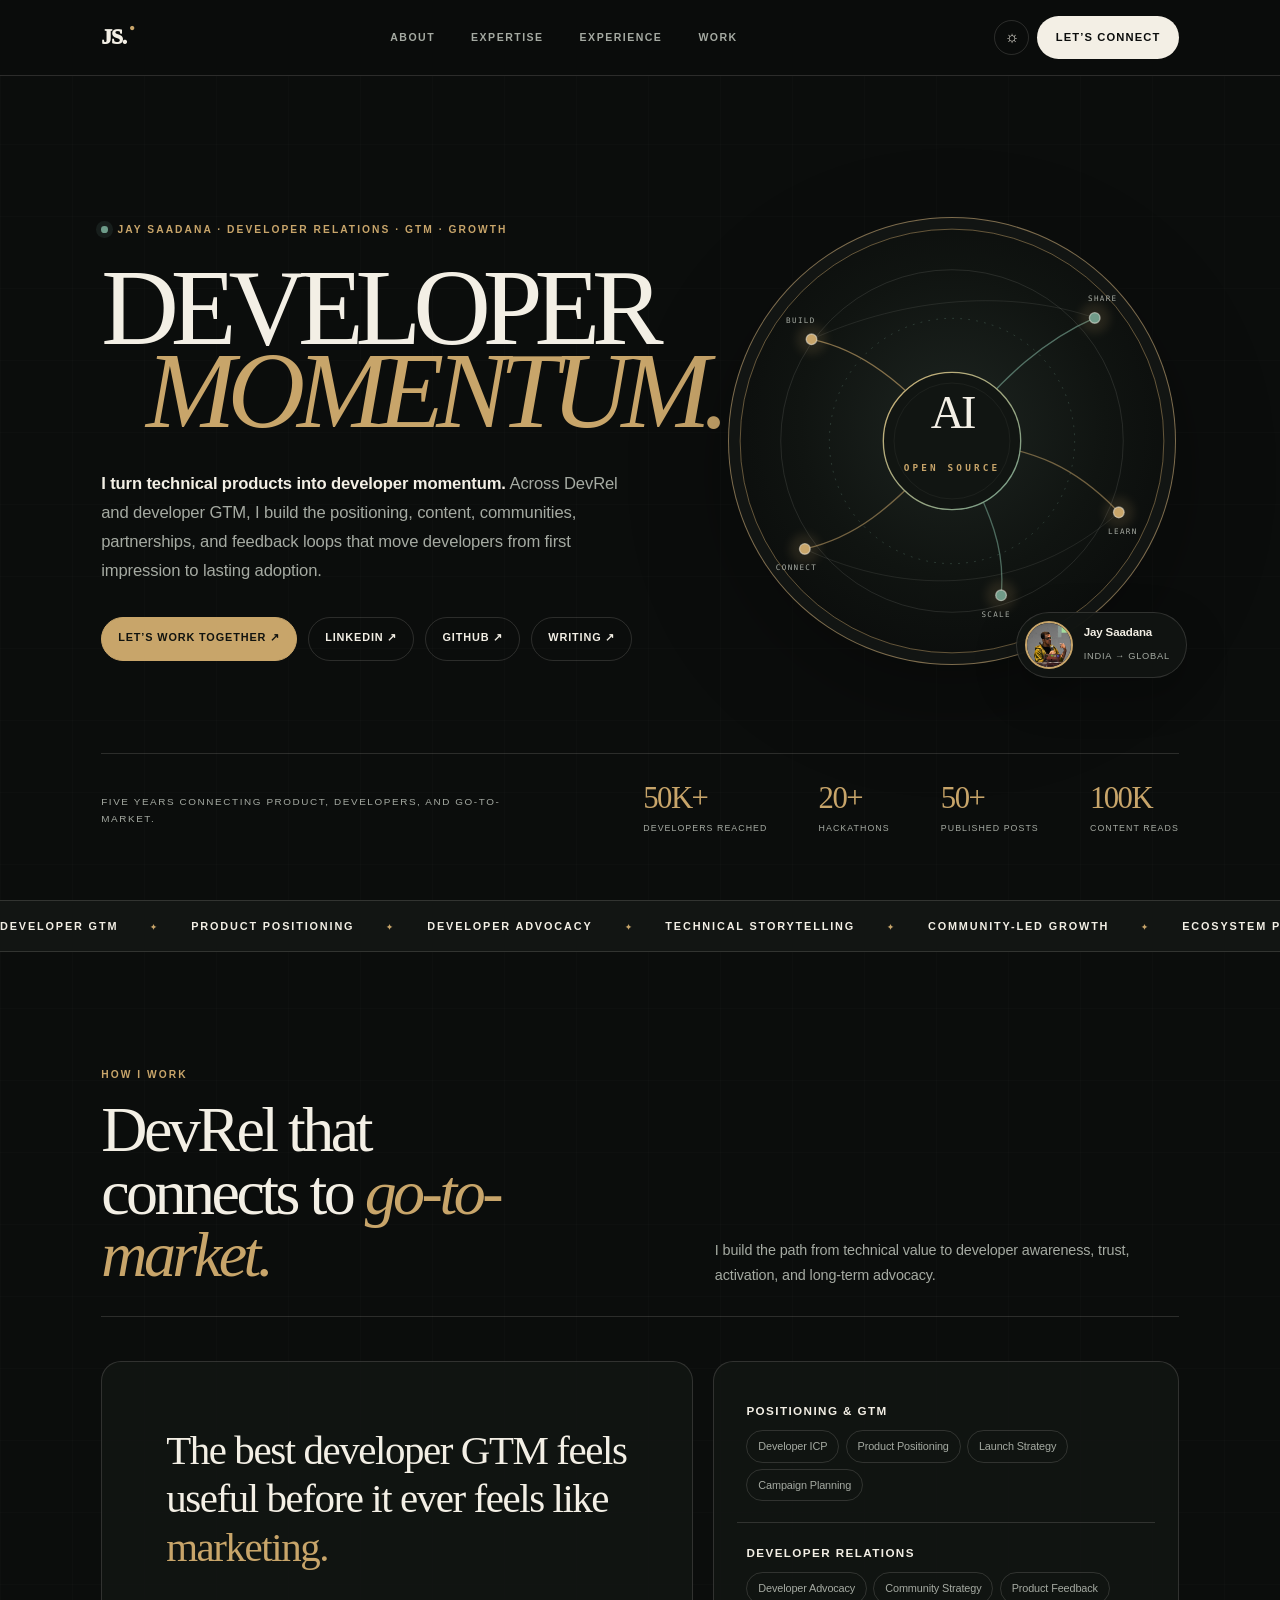
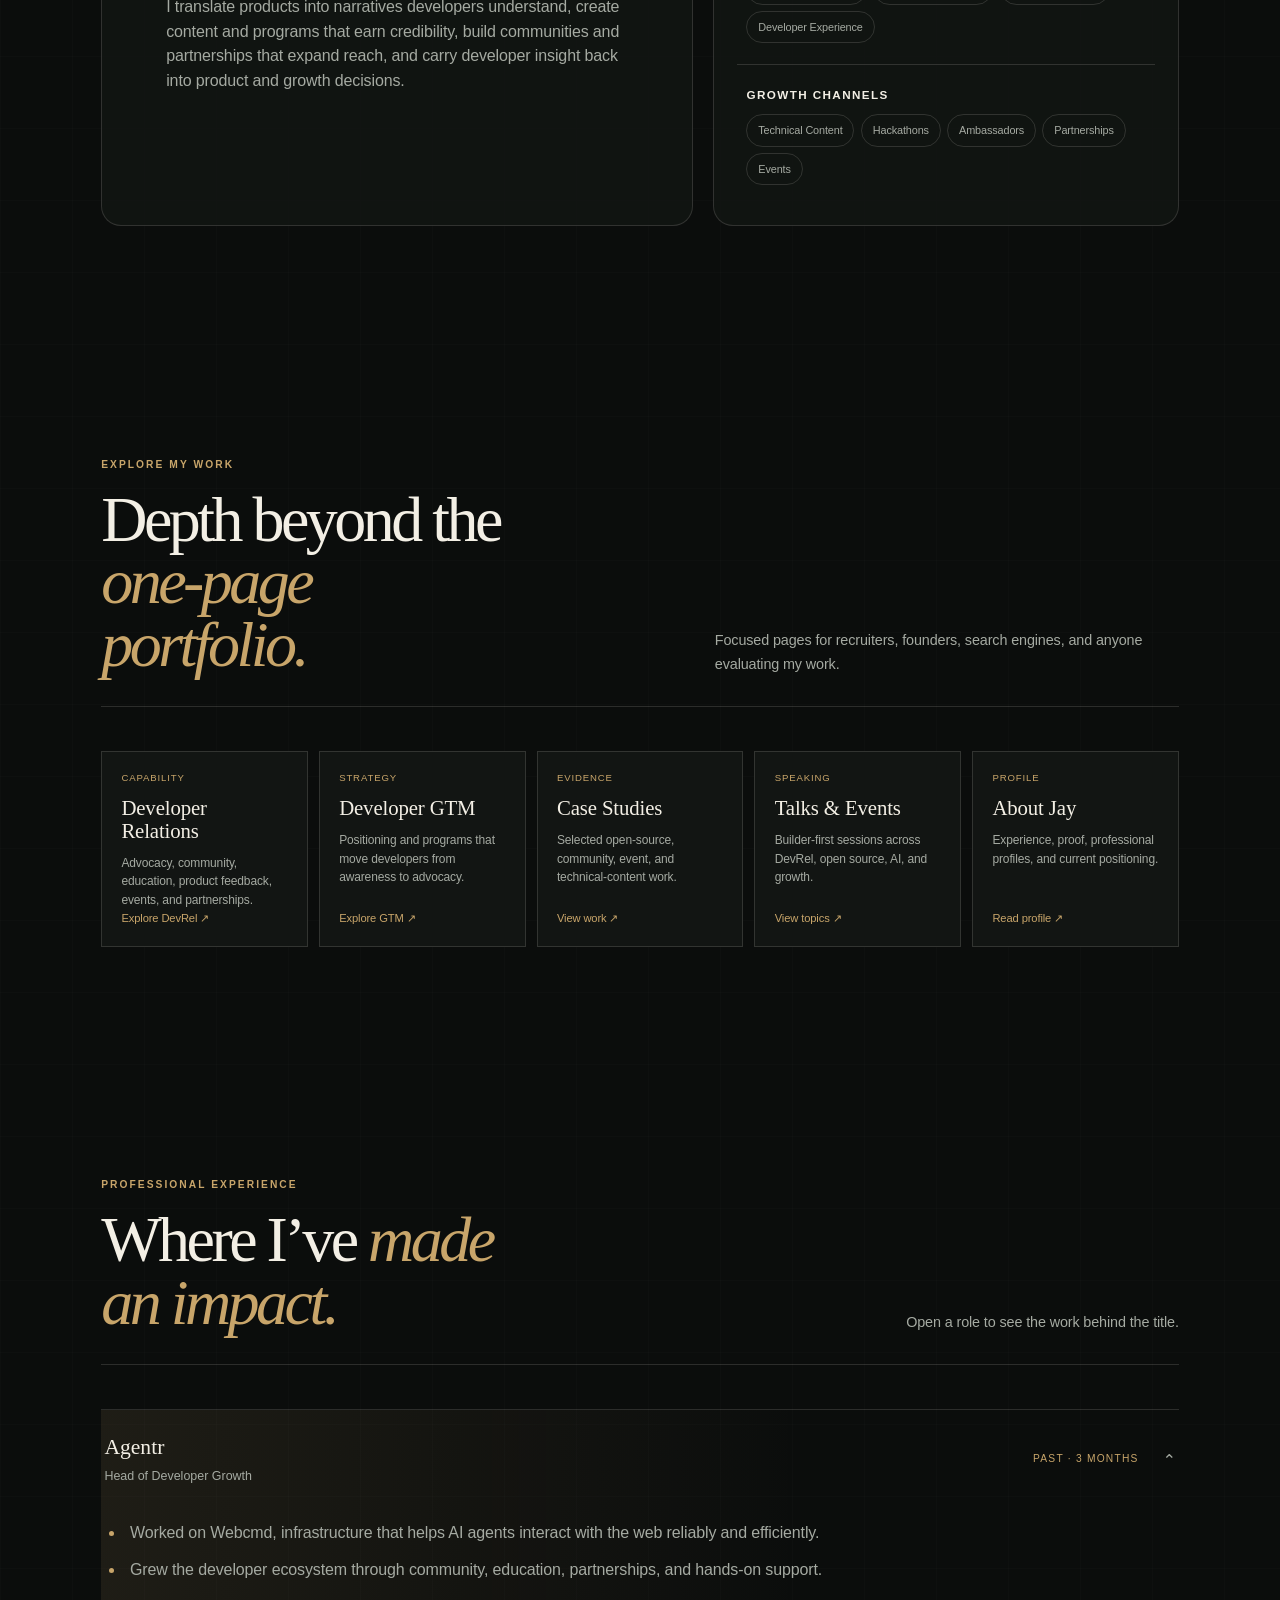
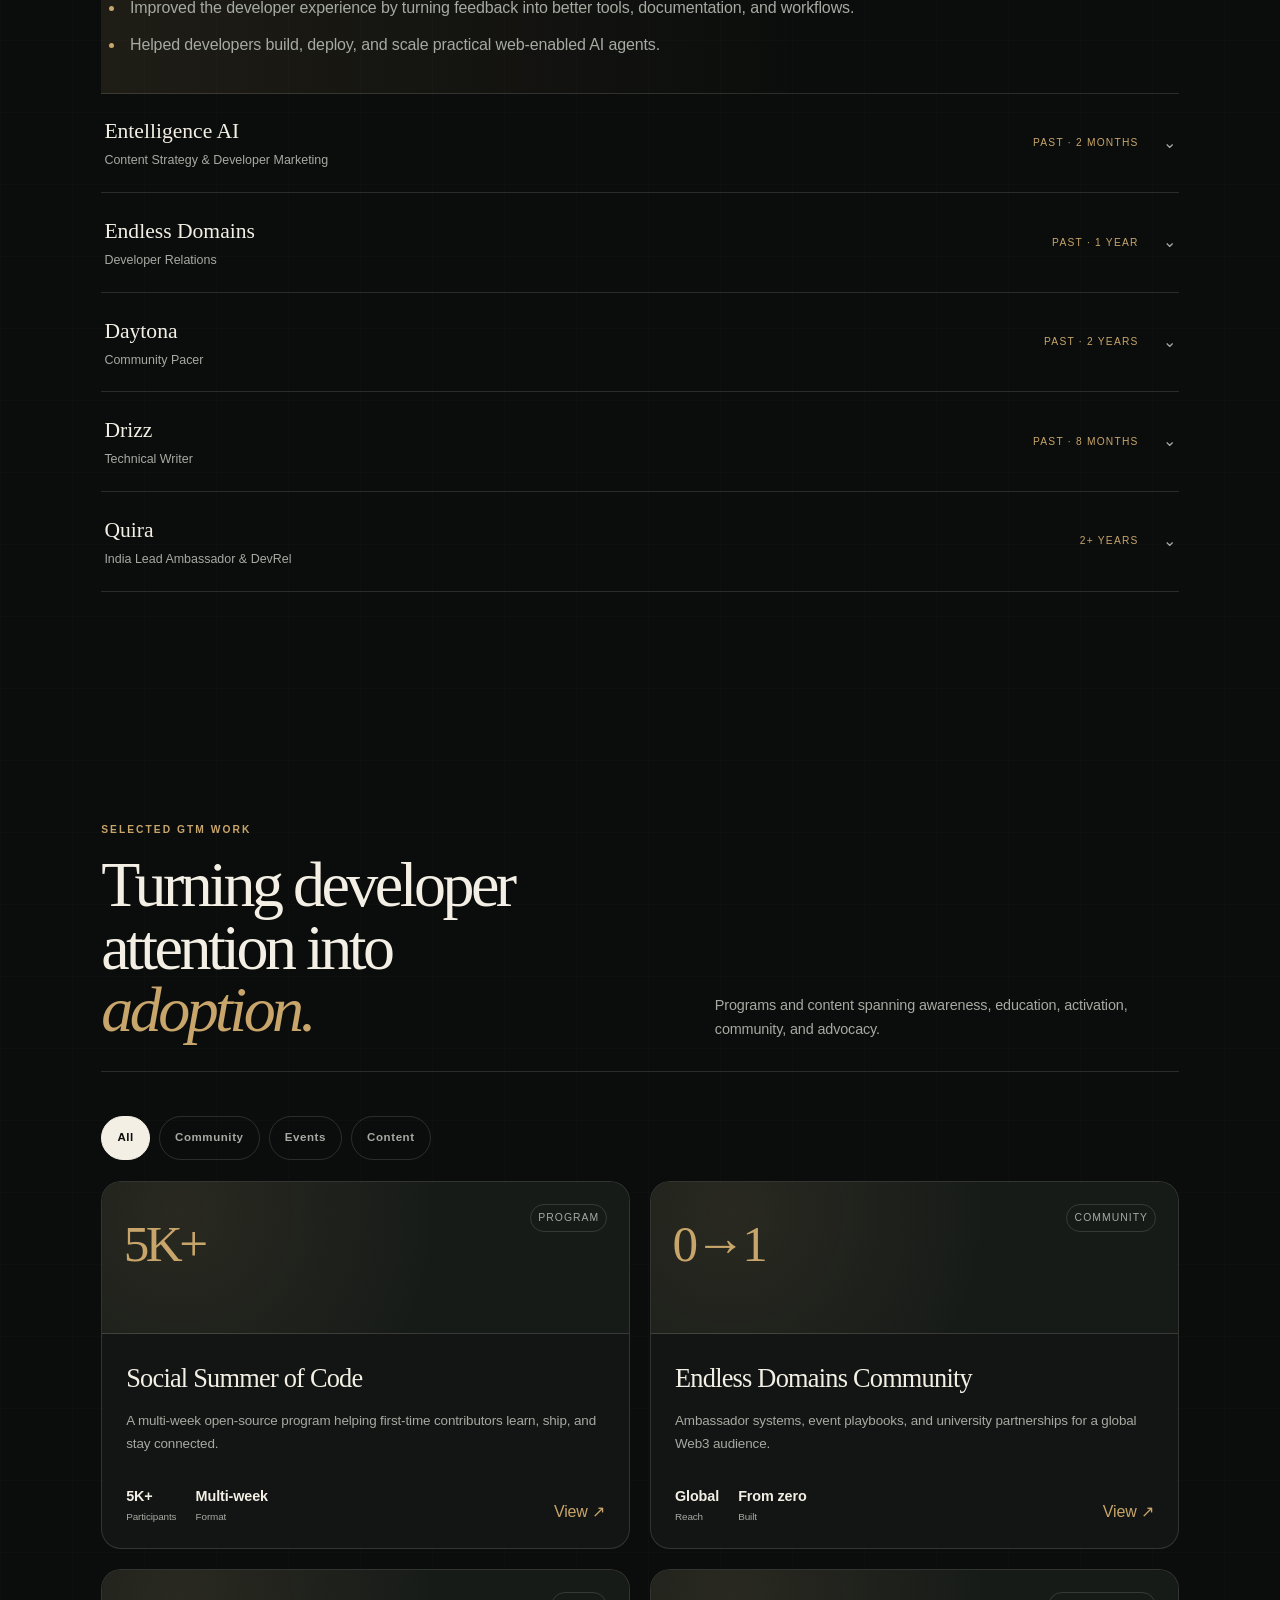
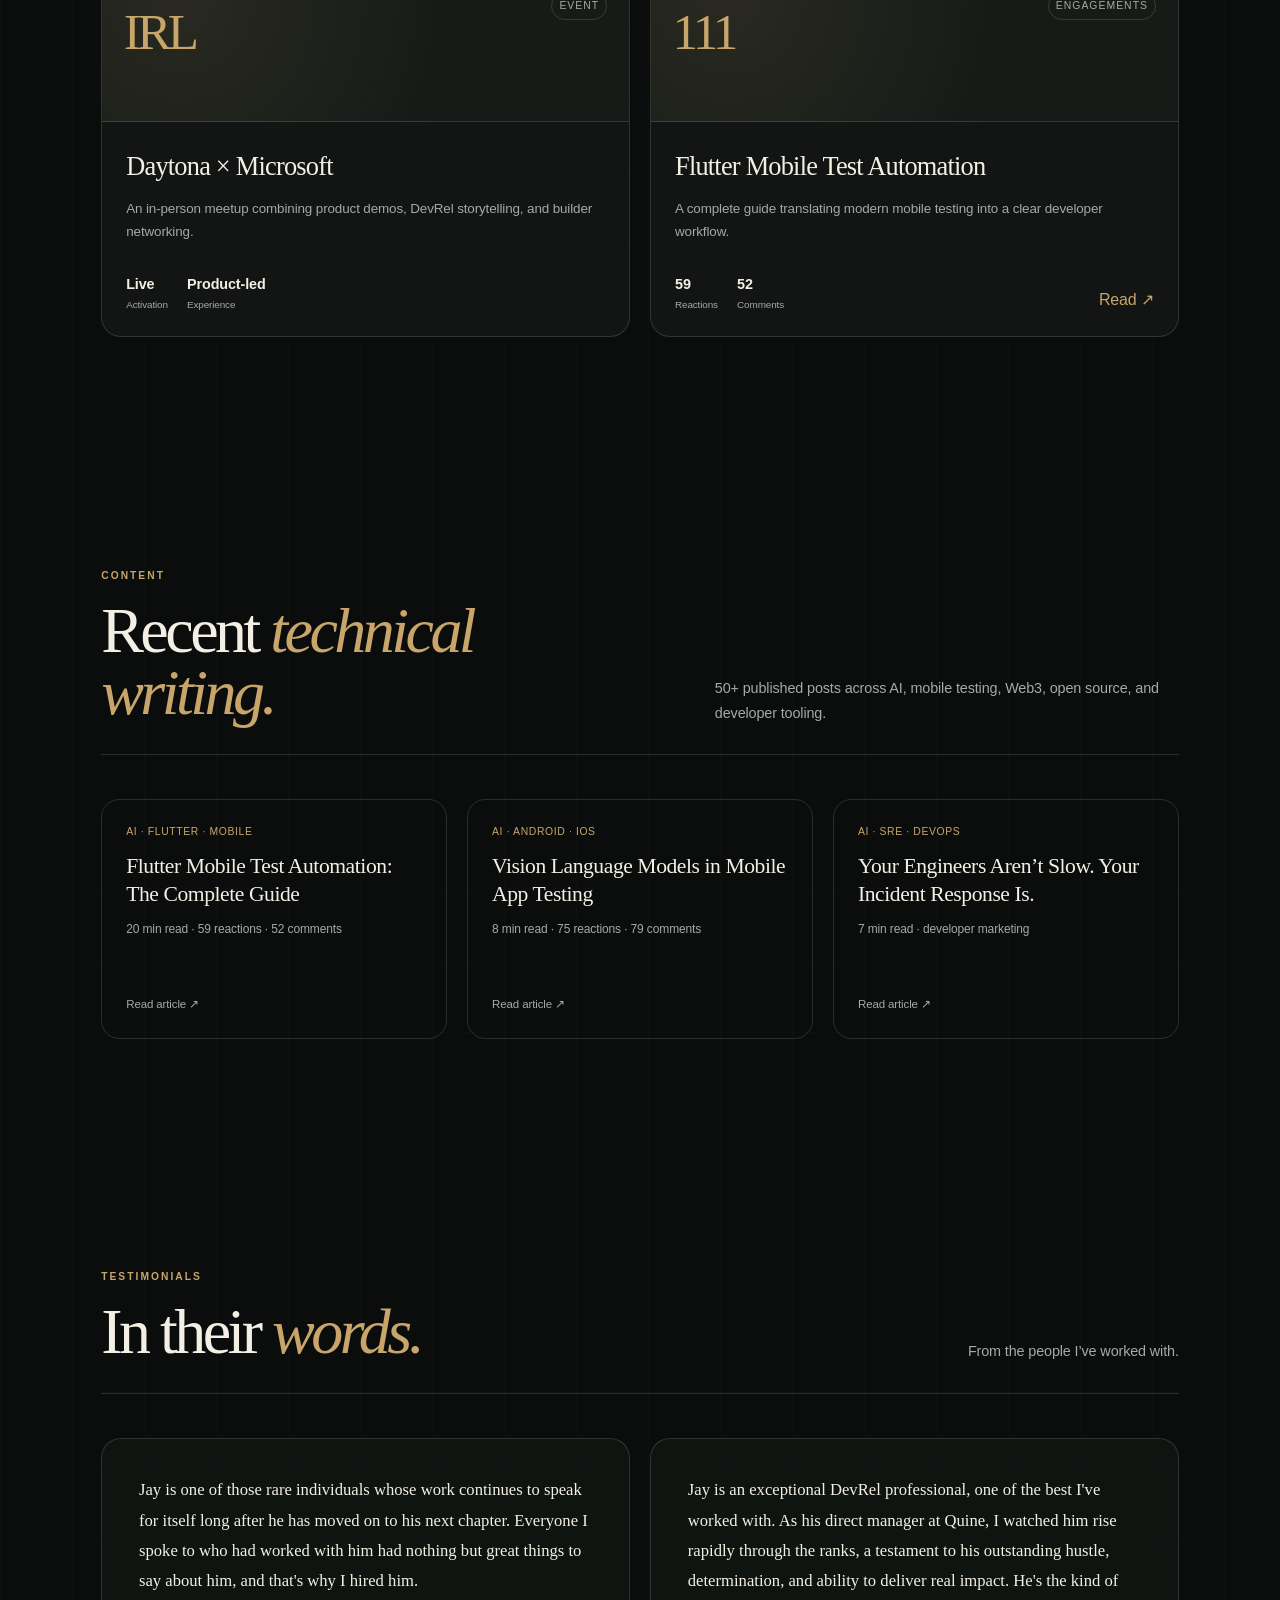
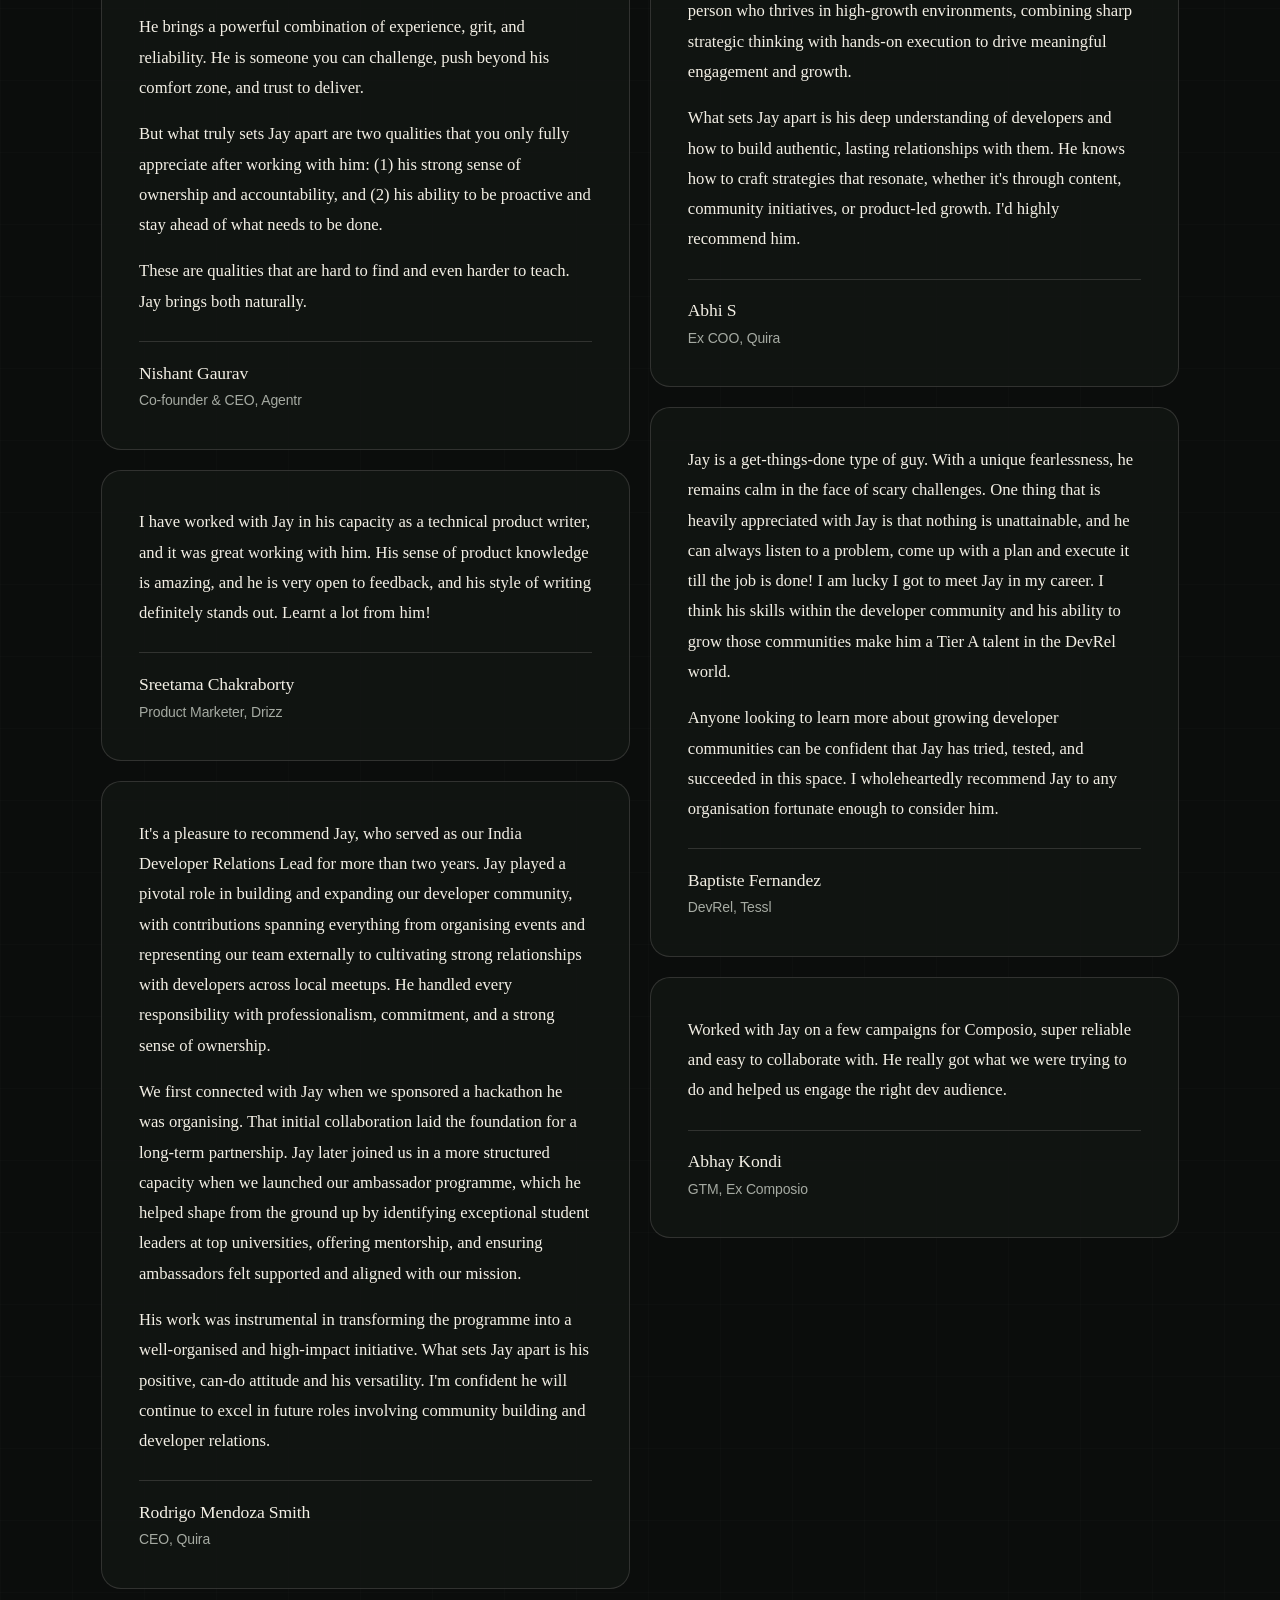
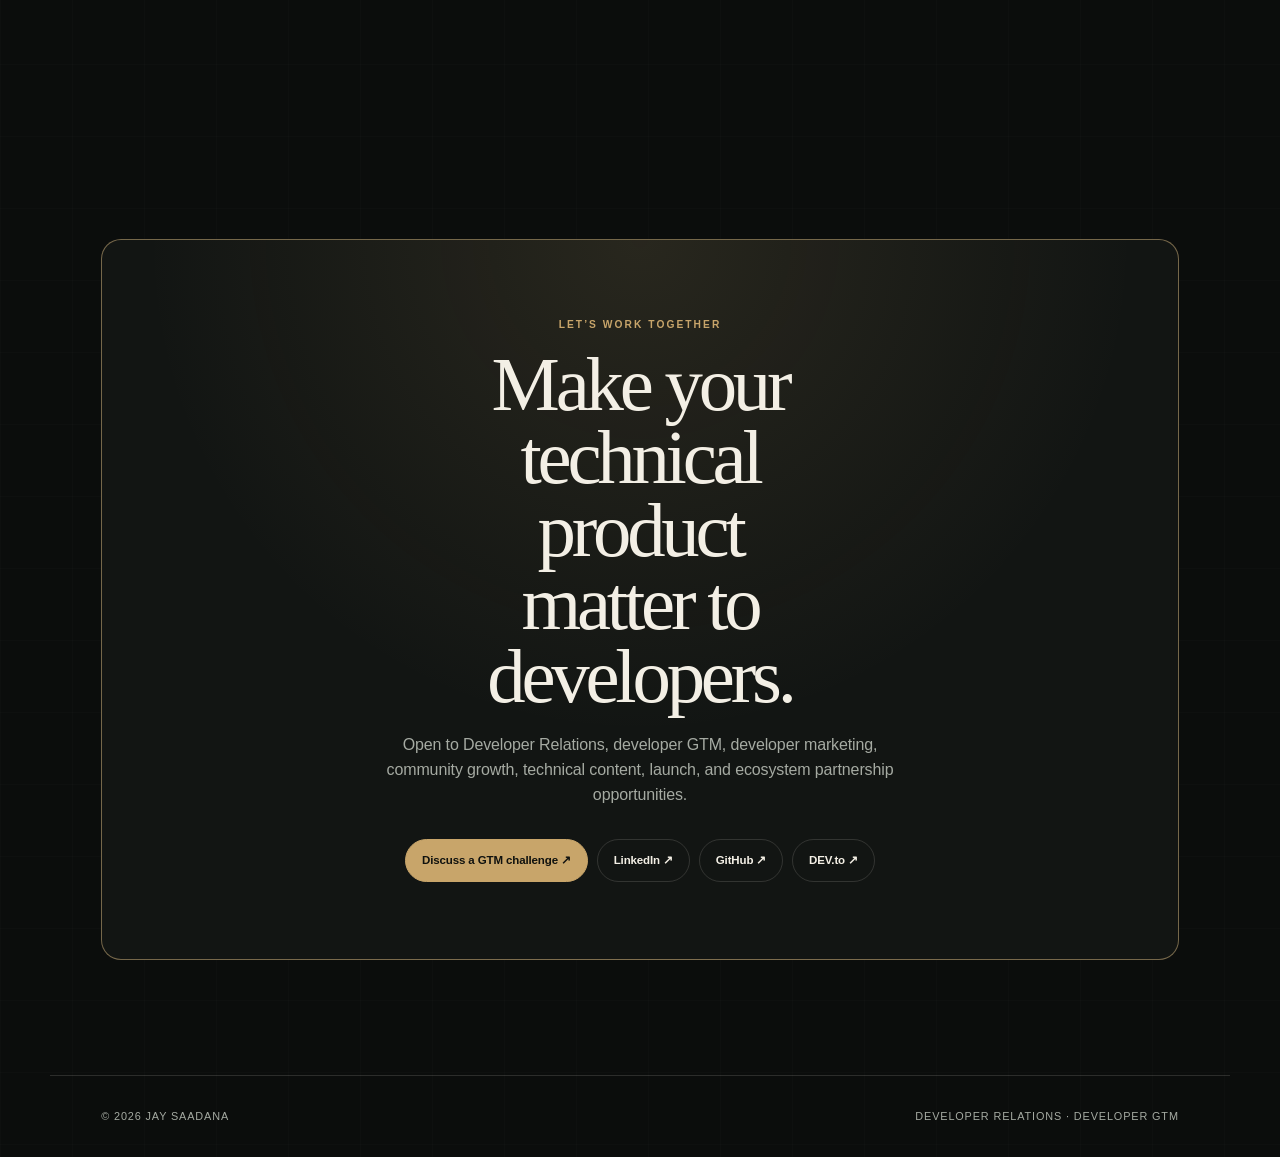
<file: jay-saadana-portfolio.html>
<!doctype html>
<html lang="en">
<head>
  <meta charset="UTF-8" />
  <meta name="viewport" content="width=device-width,initial-scale=1" />
  <meta name="description" content="Jay Saadana is a Developer Relations and developer GTM professional building community, content, partnerships, programs, and product adoption." />
  <meta name="theme-color" content="#060814" />
  <title>Jay Saadana | Developer Relations &amp; Developer GTM</title>
  <link rel="canonical" href="https://jaysaadana.com/" />
  <meta name="robots" content="index, follow, max-image-preview:large" />
  <meta name="author" content="Jay Saadana" />
  <meta name="google-site-verification" content="zBhBOD2lBcQVBugsAbwp3OIOPqL77hGb75ei_Nq8wss" />
  <link rel="preload" as="image" href="ai-network.svg" type="image/svg+xml" />
  <meta property="og:type" content="profile" />
  <meta property="og:url" content="https://jaysaadana.com/" />
  <meta property="og:title" content="Jay Saadana | Developer Relations &amp; Developer GTM" />
  <meta property="og:description" content="Developer relations and GTM for technical products: positioning, content, community, partnerships, events, and developer adoption." />
  <meta property="og:site_name" content="Jay Saadana" />
  <meta property="og:locale" content="en_IN" />
  <meta property="og:image" content="https://jaysaadana.com/jay-saadana-preview.jpg" />
  <meta property="og:image:secure_url" content="https://jaysaadana.com/jay-saadana-preview.jpg" />
  <meta property="og:image:type" content="image/jpeg" />
  <meta property="og:image:width" content="320" />
  <meta property="og:image:height" content="320" />
  <meta property="og:image:alt" content="Jay Saadana speaking at a developer event" />
  <meta property="profile:first_name" content="Jay" />
  <meta property="profile:last_name" content="Saadana" />
  <meta name="twitter:card" content="summary" />
  <meta name="twitter:image" content="https://jaysaadana.com/jay-saadana-preview.jpg" />
  <meta name="twitter:image:alt" content="Jay Saadana speaking at a developer event" />
  <meta name="twitter:creator" content="@jaysaadana" />
  <meta name="twitter:title" content="Jay Saadana | Developer Relations &amp; Developer GTM" />
  <meta name="twitter:description" content="Developer relations and GTM for technical products: positioning, content, community, partnerships, and developer adoption." />
  <link rel="alternate" type="text/markdown" href="https://jaysaadana.com/index.md" title="Jay Saadana profile in Markdown" />
  <link rel="describedby" href="https://jaysaadana.com/llms.txt" type="text/plain" />
  <script type="application/ld+json">
  {"@context":"https://schema.org","@type":"ProfilePage","@id":"https://jaysaadana.com/#profile","url":"https://jaysaadana.com/","name":"Jay Saadana | Developer Relations and Developer GTM","mainEntity":{"@type":"Person","@id":"https://jaysaadana.com/#jay-saadana","name":"Jay Saadana","url":"https://jaysaadana.com/","image":"https://jaysaadana.com/jay-profile.webp","jobTitle":"Developer Relations and Developer GTM Professional","description":"Developer Relations and GTM professional turning technical products into clear narratives, trusted communities, and measurable developer adoption.","knowsAbout":["Developer Relations","Developer Go-to-Market","Developer Marketing","Product Positioning","Developer Growth","Open Source","AI Agents","Technical Writing","Community Building","Developer Experience","Partnerships","Hackathons"],"sameAs":["https://github.com/jaysaadana5","https://linkedin.com/in/jaysaadana","https://twitter.com/jaysaadana","https://dev.to/jaysaadana"]}}
  </script>
  <link rel="icon" type="image/svg+xml" href="data:image/svg+xml,%3Csvg xmlns='http://www.w3.org/2000/svg' viewBox='0 0 32 32'%3E%3Crect width='32' height='32' rx='8' fill='%230b0a09'/%3E%3Cpath d='M8 8h7v10c0 5-3 7-7 5v-4c2 1 3 0 3-2V8zm10 0h6v5h-6V8zm0 8h6v8h-6v-8z' fill='%23f26a3d'/%3E%3C/svg%3E" />
  <style>
    :root{--bg:#060814;--panel:#0d1124;--panel2:#121832;--text:#f4f1e8;--muted:#9ba3bd;--line:#29304e;--accent:#ff4b1f;--accent2:#4169ff;--accent-soft:rgba(255,75,31,.13);--chip:#171d38;--shadow:0 28px 90px rgba(0,0,0,.38);--max:1240px;--pad:clamp(1.15rem,4vw,3.4rem)}body.light{--bg:#f0eee6;--panel:#f9f7ef;--panel2:#e5e2d8;--text:#101329;--muted:#5f667a;--line:#c9c6bd;--accent:#f03e15;--accent2:#2148e8;--accent-soft:rgba(240,62,21,.1);--chip:#e4e1d8;--shadow:0 18px 50px rgba(16,19,41,.1)}*{box-sizing:border-box}html{scroll-behavior:smooth;overflow-x:hidden}body{margin:0;background:var(--bg);background-image:linear-gradient(rgba(255,255,255,.018) 1px,transparent 1px),linear-gradient(90deg,rgba(255,255,255,.018) 1px,transparent 1px);background-size:42px 42px;color:var(--text);font-family:Inter,-apple-system,BlinkMacSystemFont,"Segoe UI",sans-serif;line-height:1.55;overflow-x:hidden;transition:background .25s,color .25s}a{color:inherit}button{font:inherit;color:inherit}::selection{background:var(--accent);color:#fff}
    header{position:sticky;top:0;z-index:50;height:4rem;background:color-mix(in srgb,var(--bg) 82%,transparent);backdrop-filter:blur(18px);border-bottom:1px solid var(--line)}.nav-wrap{width:min(100%,var(--max));height:100%;padding-inline:var(--pad);margin:auto;display:flex;align-items:center;justify-content:space-between}.mark{font-weight:950;color:var(--text);text-decoration:none;letter-spacing:-.08em;font-size:1.1rem}.mark:after{content:"●";color:var(--accent);font-size:.55em;margin-left:.2rem}.nav{display:flex;gap:1.6rem}.nav a{font-size:.7rem;font-weight:750;text-transform:uppercase;letter-spacing:.08em;text-decoration:none;color:var(--muted)}.nav a:hover{color:var(--accent)}.nav-actions{display:flex;gap:.5rem;align-items:center}.icon-btn{width:2.2rem;height:2.2rem;border:1px solid var(--line);border-radius:0;background:var(--panel);cursor:pointer;display:grid;place-items:center}.icon-btn:hover{border-color:var(--accent)}.say-hi{font-size:.7rem;font-weight:800;text-transform:uppercase;letter-spacing:.06em;text-decoration:none;padding:.68rem .85rem;background:var(--accent);color:white;box-shadow:4px 4px 0 var(--accent2)}
    .wrap{width:min(100%,var(--max));margin:auto;padding-inline:var(--pad)}.hero{position:relative;min-height:calc(100svh - 4rem);display:grid;align-content:center;padding-top:2rem;padding-bottom:2.5rem}.hero-grid{display:grid;grid-template-columns:1.05fr .95fr;align-items:center;gap:clamp(1rem,4vw,4rem)}.eyebrow{display:flex;align-items:center;gap:.6rem;color:var(--muted);font-size:.66rem;font-weight:800;letter-spacing:.14em;text-transform:uppercase}.eyebrow i{width:.55rem;height:.55rem;border-radius:50%;background:#49dd87;box-shadow:0 0 18px #49dd87}.hero-copy h1{font-size:clamp(4.5rem,10.8vw,9.5rem);line-height:.72;letter-spacing:-.09em;margin:2rem 0 2.2rem;font-weight:950}.hero-copy h1 span{display:block}.hero-copy h1 span:last-child{color:transparent;-webkit-text-stroke:2px var(--accent);margin-left:clamp(1rem,4vw,4rem)}.hero-copy>p{max-width:35rem;color:var(--muted);font-size:clamp(.95rem,1.35vw,1.12rem)}.hero-copy>p strong{color:var(--text)}.socials{display:flex;gap:.55rem;flex-wrap:wrap;margin-top:1.6rem}.socials a{font-size:.68rem;font-weight:800;text-transform:uppercase;letter-spacing:.05em;text-decoration:none;padding:.62rem .8rem;border:1px solid var(--line);background:var(--panel)}.socials a:hover{border-color:var(--accent);color:var(--accent);transform:translateY(-2px)}.hero-art{position:relative;display:grid;place-items:center;min-height:35rem;perspective:900px}.art-disk{position:absolute;width:min(39vw,31rem);aspect-ratio:1;border-radius:50%;background:radial-gradient(circle,var(--panel2),var(--bg) 69%);border:1px solid var(--line);box-shadow:inset 0 0 90px rgba(65,105,255,.11),0 0 110px rgba(65,105,255,.12);transition:transform .18s ease-out}.sculpture{width:112%;max-width:none;margin:-6%;filter:drop-shadow(0 30px 50px rgba(0,0,0,.38));animation:float 6s ease-in-out infinite}.profile-stamp{position:absolute;left:0;bottom:3.4rem;display:flex;align-items:center;gap:.7rem;background:var(--accent);color:white;padding:.55rem .8rem .55rem .55rem;transform:rotate(-5deg);box-shadow:7px 7px 0 var(--accent2);z-index:2}.profile-stamp img{width:3.3rem;height:3.3rem;object-fit:cover;border-radius:50%;border:2px solid white}.profile-stamp b{font-size:.72rem;display:block}.profile-stamp span{font-size:.58rem;text-transform:uppercase;letter-spacing:.08em}.art-label{position:absolute;right:-.7rem;top:4.5rem;writing-mode:vertical-rl;color:var(--muted);font-size:.58rem;font-weight:800;letter-spacing:.18em;text-transform:uppercase}@keyframes float{50%{transform:translateY(-13px) rotate(2deg)}}.hero-bottom{border-top:1px solid var(--line);margin-top:1.2rem;padding-top:1.4rem;display:flex;align-items:center;justify-content:space-between;gap:2rem}.hero-bottom>span{font-size:.62rem;color:var(--muted);text-transform:uppercase;letter-spacing:.12em}.metrics{display:flex;gap:clamp(1.5rem,4vw,3.4rem)}.metric{text-align:left}.metric b{display:block;font-size:clamp(1.25rem,2vw,1.8rem);color:var(--text);letter-spacing:-.05em;line-height:1}.metric span{font-size:.55rem;text-transform:uppercase;letter-spacing:.08em;color:var(--muted)}.marquee{overflow:hidden;border-block:1px solid var(--line);background:var(--accent);color:#fff;transform:rotate(-1deg);margin-block:1rem}.marquee-track{display:flex;width:max-content;gap:2rem;padding:.7rem 0;font-size:.7rem;font-weight:900;letter-spacing:.12em;text-transform:uppercase;animation:ticker 22s linear infinite}.marquee-track span:after{content:"✦";margin-left:2rem;color:#ffd6ca}@keyframes ticker{to{transform:translateX(-50%)}}
    section{padding-block:clamp(4.5rem,8vw,7rem);scroll-margin-top:4rem}.section-top{display:flex;align-items:end;justify-content:space-between;gap:2rem;margin-bottom:2rem}.section-top h2{font-size:clamp(2rem,4vw,3.5rem);line-height:1;letter-spacing:-.05em;margin:0}.section-top h2 span{color:var(--accent)}.section-top p{color:var(--muted);font-size:.9rem;max-width:29rem;margin:0}.kicker{color:var(--accent);font-size:.68rem;font-weight:800;letter-spacing:.12em;text-transform:uppercase;margin-bottom:.75rem}
    .about-grid{display:grid;grid-template-columns:1.1fr .9fr;gap:1rem}.card{border:1px solid var(--line);border-radius:.9rem;background:var(--panel);box-shadow:var(--shadow)}.about-copy{padding:clamp(1.5rem,4vw,3rem)}.about-copy .lead{font-size:clamp(1.35rem,2.7vw,2.2rem);line-height:1.2;letter-spacing:-.035em;margin:0 0 1.5rem}.about-copy .lead em{color:var(--accent);font-style:normal}.about-copy p:last-child{color:var(--muted);margin:0}.skills{padding:1.2rem}.skill-group{padding:1rem;border-bottom:1px solid var(--line)}.skill-group:last-child{border:0}.skill-group h3{font-size:.78rem;margin:0 0 .65rem}.tag-list{display:flex;gap:.4rem;flex-wrap:wrap}.tag{font-size:.68rem;color:var(--muted);background:var(--chip);padding:.34rem .48rem;border-radius:.35rem}
    .experience{display:grid;gap:.65rem}.job{border:1px solid var(--line);border-radius:.8rem;background:var(--panel);overflow:hidden}.job-button{width:100%;border:0;background:transparent;display:grid;grid-template-columns:1fr auto auto;gap:1.5rem;align-items:center;text-align:left;padding:1rem 1.2rem;cursor:pointer}.job-title b{display:block;font-size:1rem}.job-title span{font-size:.76rem;color:var(--muted)}.job-date{font-size:.7rem;color:var(--accent);white-space:nowrap}.chevron{font-size:1rem;color:var(--muted);transition:.2s}.job.open .chevron{transform:rotate(180deg)}.job-details{display:grid;grid-template-rows:0fr;transition:grid-template-rows .3s}.job.open .job-details{grid-template-rows:1fr}.job-details>div{overflow:hidden}.job-details ul{margin:0;padding:0 1.3rem 1.2rem 2.35rem;color:var(--muted);font-size:.86rem}.job-details li{margin:.35rem 0}.job:hover{border-color:color-mix(in srgb,var(--accent) 48%,var(--line))}
    .category-nav{display:flex;gap:.35rem;margin-bottom:1rem;overflow-x:auto}.category{border:1px solid var(--line);border-radius:.5rem;background:var(--panel);color:var(--muted);padding:.55rem .75rem;font-size:.72rem;font-weight:700;cursor:pointer;white-space:nowrap}.category.active,.category:hover{background:var(--accent);border-color:var(--accent);color:white}.work-grid{display:grid;grid-template-columns:repeat(2,1fr);gap:1rem}.work-card{min-height:22rem;border:1px solid var(--line);border-radius:.9rem;background:var(--panel);overflow:hidden;text-decoration:none;display:flex;flex-direction:column;position:relative}.work-card[hidden]{display:none}.work-visual{height:8rem;padding:1rem;background:linear-gradient(135deg,var(--accent-soft),transparent),var(--panel2);display:flex;justify-content:space-between;align-items:start;border-bottom:1px solid var(--line)}.work-visual strong{font-size:2.8rem;letter-spacing:-.07em;color:var(--accent)}.work-visual span{font-size:.65rem;text-transform:uppercase;color:var(--muted);border:1px solid var(--line);border-radius:999px;padding:.3rem .45rem}.work-content{padding:1.2rem;display:flex;flex-direction:column;flex:1}.work-content h3{font-size:1.35rem;letter-spacing:-.03em;margin:0 0 .65rem}.work-content p{color:var(--muted);font-size:.84rem;margin:0}.work-meta{display:flex;gap:1.2rem;margin-top:auto;padding-top:1.4rem}.work-meta b{font-size:.9rem}.work-meta small{display:block;color:var(--muted);font-size:.62rem}.view{margin-left:auto;align-self:end;color:var(--accent)}.work-card:hover{border-color:var(--accent);transform:translateY(-2px)}.work-card.static:hover{transform:none}
    .writing-grid{display:grid;grid-template-columns:repeat(3,1fr);gap:1rem}.article{border:1px solid var(--line);border-radius:.8rem;background:var(--panel);padding:1.2rem;text-decoration:none;min-height:13rem;display:flex;flex-direction:column}.article small{color:var(--accent);font-size:.65rem;text-transform:uppercase;letter-spacing:.06em}.article h3{font-size:1.05rem;line-height:1.25;letter-spacing:-.02em;margin:.75rem 0}.article p{font-size:.75rem;color:var(--muted);margin:0}.article span{margin-top:auto;color:var(--muted);font-size:.72rem}.article:hover{border-color:var(--accent);background:var(--panel2)}
    .quote{padding:clamp(1.5rem,5vw,4rem);display:grid;grid-template-columns:auto 1fr;gap:2rem}.quote-mark{font-family:Georgia,serif;font-size:6rem;line-height:.7;color:var(--accent)}blockquote{font-family:Georgia,serif;font-size:clamp(1.45rem,3.2vw,2.8rem);line-height:1.2;margin:0;letter-spacing:-.025em}cite{font-family:Inter,sans-serif;font-style:normal;color:var(--muted);font-size:.75rem;display:block;margin-top:1.4rem}.contact-card{padding:clamp(2rem,6vw,5rem);text-align:center;background:radial-gradient(circle at 50% 0,var(--accent-soft),transparent 50%),var(--panel)}.contact-card h2{font-size:clamp(2.6rem,6vw,5.2rem);line-height:.95;letter-spacing:-.06em;margin:.5rem auto 1.2rem;max-width:10ch}.contact-card p{color:var(--muted);max-width:34rem;margin:0 auto 2rem}.contact-links{display:flex;justify-content:center;gap:.55rem;flex-wrap:wrap}.contact-links a,.contact-links button{font:inherit;font-size:.72rem;font-weight:750;text-decoration:none;border:1px solid var(--line);background:var(--chip);padding:.65rem .78rem;border-radius:.5rem;cursor:pointer}.contact-links a:first-child,.contact-links a:hover,.contact-links button:hover{background:var(--accent);border-color:var(--accent);color:#fff}footer{display:flex;justify-content:space-between;padding-block:1.5rem;color:var(--muted);font-size:.68rem;border-top:1px solid var(--line)}.reveal{opacity:0;transform:translateY(14px);transition:.5s}.reveal.visible{opacity:1;transform:none}
    @media(max-width:760px){.nav{display:none}.hero{padding-top:3rem}.hero-grid{grid-template-columns:1fr}.hero-copy h1{font-size:clamp(4.5rem,24vw,7rem);margin-block:1.5rem}.hero-art{min-height:27rem}.art-disk{width:min(92vw,27rem)}.profile-stamp{left:.5rem;bottom:1.5rem}.art-label{right:.3rem}.hero-bottom{align-items:flex-start;flex-direction:column}.metrics{width:100%;display:grid;grid-template-columns:1fr 1fr;gap:1.4rem}.section-top{align-items:start;flex-direction:column}.about-grid{grid-template-columns:1fr}.job-button{grid-template-columns:1fr auto}.job-date{grid-row:2}.chevron{grid-column:2;grid-row:1/3}.work-grid{grid-template-columns:1fr}.writing-grid{grid-template-columns:1fr 1fr}.quote{grid-template-columns:1fr;gap:.4rem}}
    @media(max-width:480px){header{height:3.6rem}.say-hi{display:none}.hero-copy h1{font-size:4.35rem}.hero-art{min-height:23rem}.profile-stamp{transform:rotate(-3deg) scale(.88);transform-origin:left bottom}.metrics{gap:1.2rem}.job-button{padding:.9rem}.work-card{min-height:20rem}.writing-grid{grid-template-columns:1fr}.quote-mark{font-size:4rem}footer{flex-direction:column;gap:.35rem}}
    @media(prefers-reduced-motion:reduce){html{scroll-behavior:auto}.sculpture,.marquee-track{animation:none}.reveal{opacity:1;transform:none;transition:none}.job-details,.chevron{transition:none}}
    @media print{header,.category-nav,.socials,.marquee{display:none}body{--bg:#fff;--panel:#fff;--panel2:#f5f5f5;--text:#111;--muted:#555;--line:#ccc}.hero{min-height:auto}.hero-art{min-height:18rem}.job-details{grid-template-rows:1fr}.work-card{min-height:auto;break-inside:avoid}.reveal{opacity:1;transform:none}}
    /* Preserve the render's square proportions instead of its HTML height. */
    .art-disk{position:relative;width:min(100%,29rem);height:auto;aspect-ratio:1;background:radial-gradient(circle,rgba(65,105,255,.08),transparent 68%);border:0;box-shadow:none}
    .sculpture{display:block;width:100%;height:auto;aspect-ratio:1;object-fit:contain;margin:0;max-width:100%;animation:none;filter:drop-shadow(0 18px 25px rgba(0,0,0,.2))}
    .art-label{display:none}
    @media(max-width:760px){.art-disk{width:min(100%,25rem)}}
    .job-details ul{font-size:1rem;line-height:1.7;padding-left:2.5rem;list-style:disc}.job-details li{padding-left:.3rem;margin:.65rem 0}.job-details li::marker{color:var(--accent)}
    .testimonials-grid{display:grid;grid-template-columns:repeat(2,minmax(0,1fr));gap:1.25rem;align-items:start}.testimonial{margin:0;padding:clamp(1.35rem,3vw,2rem);border-top:3px solid var(--accent)}.testimonial blockquote{font-family:inherit;font-size:1rem;line-height:1.75;letter-spacing:normal;color:var(--text)}.testimonial blockquote p{margin:0 0 1rem}.testimonial figcaption{border-top:1px solid var(--line);margin-top:1.5rem;padding-top:1.1rem;display:grid;gap:.2rem}.testimonial figcaption strong{font-size:1rem}.testimonial figcaption span{font-size:.875rem;color:var(--muted)}@media(max-width:760px){.testimonials-grid{grid-template-columns:1fr}}
    .marquee{transform:none;width:100%;overflow:hidden}
    .marquee-track{gap:0;padding:.85rem 0;font-size:.875rem;line-height:1.5;will-change:transform;animation:skills-scroll 28s linear infinite}
    .marquee-group{display:flex;align-items:center;flex-shrink:0;gap:2rem;padding-right:2rem}
    .marquee-group span{display:block;flex:none;white-space:nowrap}
    @keyframes skills-scroll{from{transform:translate3d(0,0,0)}to{transform:translate3d(-50%,0,0)}}
    @media(prefers-reduced-motion:reduce){.marquee-track{animation:skills-scroll 40s linear infinite}}
    .reveal{opacity:1;transform:none}

    /* Refined editorial system: quiet luxury with a technical edge. */
    :root{
      --bg:#0b0d0c;
      --panel:#121513;
      --panel2:#171b18;
      --text:#f3efe5;
      --muted:#a5aaa2;
      --line:rgba(243,239,229,.14);
      --accent:#c8a56a;
      --accent2:#6d9b89;
      --accent-soft:rgba(200,165,106,.10);
      --chip:#1a1e1b;
      --shadow:0 24px 80px rgba(0,0,0,.22);
      --max:1180px
    }
    body.light{
      --bg:#f4f0e7;
      --panel:#fbf8f1;
      --panel2:#ece6da;
      --text:#171a18;
      --muted:#656b65;
      --line:rgba(23,26,24,.16);
      --accent:#8a6635;
      --accent2:#477363;
      --accent-soft:rgba(138,102,53,.10);
      --chip:#ede7db;
      --shadow:0 22px 70px rgba(43,38,29,.10)
    }
    body{
      background-color:var(--bg);
      background-image:linear-gradient(rgba(255,255,255,.012) 1px,transparent 1px),linear-gradient(90deg,rgba(255,255,255,.012) 1px,transparent 1px);
      background-size:72px 72px;
      font-family:Inter,-apple-system,BlinkMacSystemFont,"Segoe UI",sans-serif;
      letter-spacing:-.008em
    }
    header{height:4.75rem;background:color-mix(in srgb,var(--bg) 88%,transparent);border-bottom:1px solid var(--line)}
    .nav-wrap{padding-inline:var(--pad)}
    .mark{font-family:Georgia,"Times New Roman",serif;font-size:1.35rem;letter-spacing:-.05em}
    .mark:after{color:var(--accent);font-size:.42em;vertical-align:top}
    .nav{gap:2.25rem}
    .nav a{font-size:.66rem;font-weight:650;letter-spacing:.14em;transition:color .2s ease}
    .nav a:hover{color:var(--text)}
    .icon-btn{border-radius:999px;background:transparent;border-color:var(--line)}
    .say-hi{border-radius:999px;background:var(--text);color:var(--bg);box-shadow:none;padding:.78rem 1.15rem;letter-spacing:.1em}
    .say-hi:hover{background:var(--accent);color:#10120f}
    .hero{min-height:calc(100svh - 4.75rem);padding-top:4rem;padding-bottom:2rem}
    .hero-grid{grid-template-columns:1.08fr .92fr;gap:clamp(2.5rem,7vw,7rem)}
    .eyebrow{color:var(--accent);font-size:.64rem;letter-spacing:.2em}
    .eyebrow i{width:.42rem;height:.42rem;background:var(--accent2);box-shadow:0 0 0 5px color-mix(in srgb,var(--accent2) 12%,transparent)}
    .hero-copy h1{
      font-family:Georgia,"Times New Roman",serif;
      font-size:clamp(4.3rem,9vw,8.4rem);
      line-height:.82;
      letter-spacing:-.075em;
      font-weight:400;
      margin:1.75rem 0 2.2rem
    }
    .hero-copy h1 span:last-child{
      color:var(--accent);
      -webkit-text-stroke:0;
      font-style:italic;
      margin-left:clamp(1rem,3.5vw,3.5rem)
    }
    .hero-copy>p{max-width:36rem;color:var(--muted);font-size:clamp(1rem,1.3vw,1.12rem);line-height:1.75}
    .hero-copy>p strong{font-weight:600;color:var(--text)}
    .socials{margin-top:2rem;gap:.7rem}
    .socials a{border-radius:999px;background:transparent;padding:.72rem 1rem;letter-spacing:.08em;transition:background .2s ease,border-color .2s ease,color .2s ease,transform .2s ease}
    .socials a:first-child{background:var(--accent);border-color:var(--accent);color:#11130f}
    .socials a:hover{background:var(--text);border-color:var(--text);color:var(--bg)}
    .hero-art{min-height:34rem}
    .art-disk{
      width:min(100%,28rem);
      border:1px solid color-mix(in srgb,var(--accent) 50%,var(--line));
      border-radius:50%;
      padding:1.2rem;
      background:radial-gradient(circle at 48% 42%,rgba(200,165,106,.12),rgba(109,155,137,.045) 48%,transparent 70%);
      box-shadow:inset 0 0 0 10px var(--bg),inset 0 0 0 11px var(--line),0 30px 90px rgba(0,0,0,.25)
    }
    .sculpture{filter:drop-shadow(0 24px 38px rgba(0,0,0,.28)) saturate(.85)}
    .profile-stamp{
      left:auto;
      right:-.5rem;
      bottom:2.2rem;
      border:1px solid var(--line);
      border-radius:999px;
      background:color-mix(in srgb,var(--panel) 88%,transparent);
      color:var(--text);
      backdrop-filter:blur(16px);
      padding:.5rem 1rem .5rem .5rem;
      transform:none;
      box-shadow:0 16px 45px rgba(0,0,0,.24)
    }
    .profile-stamp img{width:3rem;height:3rem;border-color:var(--accent)}
    .profile-stamp span{color:var(--muted)}
    .hero-bottom{margin-top:2.5rem;padding-top:1.8rem}
    .hero-bottom>span{max-width:25rem;line-height:1.7;letter-spacing:.16em}
    .metric b{font-family:Georgia,"Times New Roman",serif;font-size:clamp(1.45rem,2.4vw,2.1rem);font-weight:400;color:var(--accent)}
    .metric span{letter-spacing:.12em}
    .marquee{margin:0;background:var(--panel);color:var(--text);border-color:var(--line)}
    .marquee-track{padding:1.05rem 0;font-size:.68rem;font-weight:650;letter-spacing:.17em}
    .marquee-track span:after{color:var(--accent);font-size:.72em}
    section{padding-block:clamp(5.5rem,9vw,8.5rem)}
    .section-top{margin-bottom:2.75rem;border-bottom:1px solid var(--line);padding-bottom:1.8rem}
    .section-top h2{font-family:Georgia,"Times New Roman",serif;font-size:clamp(2.7rem,5vw,4.8rem);font-weight:400;line-height:.98;letter-spacing:-.055em;max-width:13ch}
    .section-top h2 span{color:var(--accent);font-style:italic}
    .section-top p{line-height:1.7}
    .kicker{color:var(--accent);font-size:.64rem;letter-spacing:.2em;margin-bottom:1rem}
    .about-grid{gap:1.25rem;grid-template-columns:1.12fr .88fr}
    .card{border-radius:1.25rem;background:color-mix(in srgb,var(--panel) 92%,transparent);box-shadow:none}
    .about-copy{padding:clamp(2rem,5vw,4rem)}
    .about-copy .lead{font-family:Georgia,"Times New Roman",serif;font-size:clamp(1.65rem,3.2vw,2.7rem);font-weight:400;line-height:1.18}
    .about-copy .lead em{color:var(--accent)}
    .skills{padding:1.2rem 1.4rem}
    .skill-group{padding:1.3rem .6rem}
    .skill-group h3{font-size:.73rem;text-transform:uppercase;letter-spacing:.12em}
    .tag{border:1px solid var(--line);border-radius:999px;background:transparent;padding:.42rem .68rem}
    .experience{gap:0;border-top:1px solid var(--line)}
    .job{border:0;border-bottom:1px solid var(--line);border-radius:0;background:transparent}
    .job-button{padding:1.35rem .2rem;grid-template-columns:1fr auto auto}
    .job-title b{font-family:Georgia,"Times New Roman",serif;font-size:1.35rem;font-weight:400}
    .job-title span{font-size:.78rem;margin-top:.16rem;display:block}
    .job-date{color:var(--accent);font-size:.64rem;letter-spacing:.12em}
    .job.open{background:linear-gradient(90deg,var(--accent-soft),transparent 65%)}
    .job-details ul{max-width:52rem;color:var(--muted);padding:0 1.3rem 1.5rem 1.5rem}
    .category-nav{gap:.55rem;margin-bottom:1.35rem}
    .category{border-radius:999px;background:transparent;padding:.62rem .95rem;letter-spacing:.05em}
    .category.active,.category:hover{background:var(--text);border-color:var(--text);color:var(--bg)}
    .work-grid{gap:1.25rem}
    .work-card{min-height:23rem;border-radius:1.25rem;background:var(--panel);transition:transform .25s ease,border-color .25s ease,box-shadow .25s ease}
    .work-card:hover{border-color:color-mix(in srgb,var(--accent) 60%,var(--line));transform:translateY(-4px);box-shadow:var(--shadow)}
    .work-visual{height:9.5rem;padding:1.35rem;background:radial-gradient(circle at 15% 20%,var(--accent-soft),transparent 55%),var(--panel2)}
    .work-visual strong{font-family:Georgia,"Times New Roman",serif;font-size:3.2rem;font-weight:400;color:var(--accent)}
    .work-visual span{letter-spacing:.1em}
    .work-content{padding:1.5rem}
    .work-content h3{font-family:Georgia,"Times New Roman",serif;font-size:1.65rem;font-weight:400}
    .work-content p{line-height:1.7}
    .writing-grid{gap:1.25rem}
    .article{min-height:15rem;border-radius:1.15rem;background:transparent;padding:1.5rem;transition:background .2s ease,border-color .2s ease,transform .2s ease}
    .article h3{font-family:Georgia,"Times New Roman",serif;font-size:1.35rem;font-weight:400;line-height:1.3}
    .article:hover{background:var(--panel);border-color:color-mix(in srgb,var(--accent) 60%,var(--line));transform:translateY(-3px)}
    .testimonials-grid{gap:1.25rem}
    .testimonial{border-top:1px solid var(--line);padding:clamp(1.6rem,3vw,2.3rem)}
    .testimonial blockquote{font-family:Georgia,"Times New Roman",serif;font-size:1.04rem;line-height:1.82;color:var(--text)}
    .testimonial figcaption strong{font-family:Georgia,"Times New Roman",serif;font-weight:400;font-size:1.1rem}
    .contact-card{border-color:color-mix(in srgb,var(--accent) 45%,var(--line));background:radial-gradient(circle at 50% 0,rgba(200,165,106,.12),transparent 55%),var(--panel)}
    .contact-card h2{font-family:Georgia,"Times New Roman",serif;font-weight:400;letter-spacing:-.055em}
    .contact-links a,.contact-links button{border-radius:999px;background:transparent;padding:.72rem 1rem}
    .contact-links a:first-child,.contact-links a:hover,.contact-links button:hover{background:var(--accent);border-color:var(--accent);color:#10120f}
    footer{padding-block:2rem;letter-spacing:.08em;text-transform:uppercase}
    @media(max-width:760px){
      header{height:4.25rem}.nav{display:none}.hero{padding-top:4.5rem}.hero-grid{grid-template-columns:1fr;gap:2.25rem}.hero-copy h1{font-size:clamp(4rem,21vw,6.5rem);line-height:.84}.hero-copy h1 span:last-child{margin-left:.5rem}.hero-art{min-height:27rem}.art-disk{width:min(88vw,25rem);padding:.8rem}.profile-stamp{right:.2rem;bottom:1.25rem}.hero-bottom{margin-top:1.5rem;align-items:flex-start;flex-direction:column}.section-top{padding-bottom:1.35rem;align-items:flex-start;flex-direction:column}.about-grid{grid-template-columns:1fr}.job-button{grid-template-columns:1fr auto}.job-date{grid-row:2}.chevron{grid-column:2;grid-row:1/3}.work-grid{grid-template-columns:1fr}.writing-grid{grid-template-columns:1fr 1fr}.testimonials-grid{grid-template-columns:1fr}.testimonial blockquote{font-size:1rem}}
    @media(max-width:480px){
      .say-hi{display:none}.hero-copy h1{font-size:4.15rem}.profile-stamp{transform:scale(.9);transform-origin:right bottom}.hero-art{min-height:23rem}.metrics{grid-template-columns:repeat(2,1fr)}.job-button{padding:1.1rem .1rem}.job-title b{font-size:1.18rem}.section-top h2{font-size:2.75rem}.writing-grid{grid-template-columns:1fr}footer{flex-direction:column;gap:.35rem}}
    .art-disk{
      padding:0;
      background-color:var(--panel);
      background-image:url('ai-network.svg');
      background-position:center;
      background-repeat:no-repeat;
      background-size:cover;
      box-shadow:0 32px 100px rgba(0,0,0,.28)
    }
    .art-disk .sculpture{display:none}
    @media(max-width:760px){.art-disk{width:min(86vw,24rem)}}
    .hero-copy h1.recruiter-headline{font-size:clamp(3.8rem,8.4vw,7.4rem);line-height:.78}
    @media(max-width:760px){.hero-copy h1.recruiter-headline{font-size:clamp(3.6rem,18vw,5.8rem)}}
    .testimonials-grid{display:block;columns:2;column-gap:1.25rem}
    .testimonials-grid .testimonial{display:inline-block;width:100%;margin:0 0 1.25rem;break-inside:avoid;vertical-align:top}
    @media(max-width:760px){.testimonials-grid{columns:1}}
    .authority-grid{display:grid;grid-template-columns:repeat(5,1fr);gap:.7rem}.authority-card{min-height:14rem;padding:1.2rem;border:1px solid var(--line);background:var(--panel);text-decoration:none;display:flex;flex-direction:column}.authority-card small{color:var(--accent);text-transform:uppercase;letter-spacing:.09em;font-size:.6rem}.authority-card h3{font-family:Georgia,"Times New Roman",serif;font-size:1.3rem;font-weight:400;line-height:1.1;margin:.7rem 0}.authority-card p{font-size:.75rem;color:var(--muted);margin:0}.authority-card span{margin-top:auto;color:var(--accent);font-size:.7rem}.authority-card:hover{border-color:var(--accent);transform:translateY(-2px)}@media(max-width:980px){.authority-grid{grid-template-columns:repeat(2,1fr)}}@media(max-width:520px){.authority-grid{grid-template-columns:1fr}.authority-card{min-height:11rem}}
    .hero-grid,.hero-copy,.hero-art{min-width:0}
    .socials a,.category,.authority-card{min-height:44px}
    @media(max-width:760px){
      .hero-copy h1.recruiter-headline{font-size:clamp(2.8rem,14vw,5.8rem);line-height:.82;letter-spacing:-.075em}
      .hero-copy h1.recruiter-headline span{max-width:100%}
      .eyebrow{line-height:1.55}
      .socials a{display:inline-flex;align-items:center;padding:.7rem .9rem}
    }
    @media(min-width:761px) and (max-width:1100px){
      .hero-grid{grid-template-columns:minmax(0,1.08fr) minmax(18rem,.92fr);gap:2rem}
      .hero-copy h1.recruiter-headline{font-size:clamp(3.8rem,8vw,5.5rem)}
      .authority-grid{grid-template-columns:repeat(2,minmax(0,1fr))}
    }
  </style>
</head>
<body>
  <header><div class="nav-wrap"><a class="mark" href="#top">JS.</a><nav class="nav" aria-label="Primary"><a href="#about">About</a><a href="#expertise">Expertise</a><a href="#experience">Experience</a><a href="#work">Work</a></nav><div class="nav-actions"><button class="icon-btn" id="themeToggle" aria-label="Switch to light theme">☼</button><a class="say-hi" href="mailto:jaysaadana@gmail.com">Let’s connect</a></div></div></header>
  <main>
<section class="hero wrap" id="top"><div class="hero-grid"><div class="hero-copy"><div class="eyebrow"><i></i>Jay Saadana · Developer Relations · GTM · Growth</div><h1 class="recruiter-headline"><span>DEVELOPER</span><span>MOMENTUM.</span></h1><p><strong>I turn technical products into developer momentum.</strong> Across DevRel and developer GTM, I build the positioning, content, communities, partnerships, and feedback loops that move developers from first impression to lasting adoption.</p><div class="socials"><a href="mailto:jaysaadana@gmail.com">Let’s work together ↗</a><a href="https://linkedin.com/in/jaysaadana" target="_blank" rel="noreferrer">LinkedIn ↗</a><a href="https://github.com/jaysaadana5" target="_blank" rel="noreferrer">GitHub ↗</a><a href="https://dev.to/jaysaadana" target="_blank" rel="noreferrer">Writing ↗</a></div></div><div class="hero-art" id="heroArt"><div class="art-disk"><img class="sculpture" src="js-sculpture.webp" fetchpriority="high" decoding="async" alt="A connected open-source AI network representing developer adoption" width="1000" height="1000" /></div><div class="profile-stamp"><img src="jay-profile.webp" alt="Jay Saadana speaking at a developer event" width="320" height="320" /><div><b>Jay Saadana</b><span>India → Global</span></div></div><div class="art-label">Original sculpture · Built in Blender · 2026</div></div></div><div class="hero-bottom"><span>Five years connecting product, developers, and go-to-market.</span><div class="metrics"><div class="metric"><b>50K+</b><span>Developers reached</span></div><div class="metric"><b>20+</b><span>Hackathons</span></div><div class="metric"><b>50+</b><span>Published posts</span></div><div class="metric"><b>100K</b><span>Content reads</span></div></div></div></section>
    <div class="marquee" aria-label="Areas of expertise"><div class="marquee-track"><div class="marquee-group"><span>Developer GTM</span><span>Product positioning</span><span>Developer advocacy</span><span>Technical storytelling</span><span>Community-led growth</span><span>Ecosystem partnerships</span></div><div class="marquee-group" aria-hidden="true"><span>Developer GTM</span><span>Product positioning</span><span>Developer advocacy</span><span>Technical storytelling</span><span>Community-led growth</span><span>Ecosystem partnerships</span></div></div></div>

    <section class="wrap" id="about"><div class="section-top reveal"><div><div class="kicker">How I work</div><h2>DevRel that connects to <span>go-to-market.</span></h2></div><p>I build the path from technical value to developer awareness, trust, activation, and long-term advocacy.</p></div><div class="about-grid"><article class="about-copy card reveal"><p class="lead">The best developer GTM feels useful before it ever feels like <em>marketing.</em></p><p>I translate products into narratives developers understand, create content and programs that earn credibility, build communities and partnerships that expand reach, and carry developer insight back into product and growth decisions.</p></article><aside class="skills card reveal"><div class="skill-group"><h3>Positioning & GTM</h3><div class="tag-list"><span class="tag">Developer ICP</span><span class="tag">Product Positioning</span><span class="tag">Launch Strategy</span><span class="tag">Campaign Planning</span></div></div><div class="skill-group"><h3>Developer Relations</h3><div class="tag-list"><span class="tag">Developer Advocacy</span><span class="tag">Community Strategy</span><span class="tag">Product Feedback</span><span class="tag">Developer Experience</span></div></div><div class="skill-group"><h3>Growth Channels</h3><div class="tag-list"><span class="tag">Technical Content</span><span class="tag">Hackathons</span><span class="tag">Ambassadors</span><span class="tag">Partnerships</span><span class="tag">Events</span></div></div></aside></div></section>

    <section class="wrap" id="expertise"><div class="section-top reveal"><div><div class="kicker">Explore my work</div><h2>Depth beyond the <span>one-page portfolio.</span></h2></div><p>Focused pages for recruiters, founders, search engines, and anyone evaluating my work.</p></div><div class="authority-grid"><a class="authority-card" href="developer-relations.html"><small>Capability</small><h3>Developer Relations</h3><p>Advocacy, community, education, product feedback, events, and partnerships.</p><span>Explore DevRel ↗</span></a><a class="authority-card" href="developer-gtm.html"><small>Strategy</small><h3>Developer GTM</h3><p>Positioning and programs that move developers from awareness to advocacy.</p><span>Explore GTM ↗</span></a><a class="authority-card" href="case-studies.html"><small>Evidence</small><h3>Case Studies</h3><p>Selected open-source, community, event, and technical-content work.</p><span>View work ↗</span></a><a class="authority-card" href="speaking.html"><small>Speaking</small><h3>Talks & Events</h3><p>Builder-first sessions across DevRel, open source, AI, and growth.</p><span>View topics ↗</span></a><a class="authority-card" href="about-jay-saadana.html"><small>Profile</small><h3>About Jay</h3><p>Experience, proof, professional profiles, and current positioning.</p><span>Read profile ↗</span></a></div></section>

    <section class="wrap" id="experience"><div class="section-top reveal"><div><div class="kicker">Professional experience</div><h2>Where I’ve <span>made an impact.</span></h2></div><p>Open a role to see the work behind the title.</p></div><div class="experience">
      <article class="job open"><button class="job-button" aria-expanded="true"><span class="job-title"><b>Agentr</b><span>Head of Developer Growth</span></span><span class="job-date">PAST · 3 MONTHS</span><span class="chevron">⌄</span></button><div class="job-details"><div><ul><li>Worked on Webcmd, infrastructure that helps AI agents interact with the web reliably and efficiently.</li><li>Grew the developer ecosystem through community, education, partnerships, and hands-on support.</li><li>Improved the developer experience by turning feedback into better tools, documentation, and workflows.</li><li>Helped developers build, deploy, and scale practical web-enabled AI agents.</li></ul></div></div></article>
      <article class="job"><button class="job-button" aria-expanded="false"><span class="job-title"><b>Entelligence AI</b><span>Content Strategy & Developer Marketing</span></span><span class="job-date">PAST · 2 MONTHS</span><span class="chevron">⌄</span></button><div class="job-details"><div><ul><li>Led developer-facing content strategy for an engineering intelligence platform serving 10,000+ engineering teams.</li><li>Connected product value with concrete engineering-management workflows.</li><li>Developed technical narratives for a highly technical buyer and user audience.</li></ul></div></div></article>
      <article class="job"><button class="job-button" aria-expanded="false"><span class="job-title"><b>Endless Domains</b><span>Developer Relations</span></span><span class="job-date">PAST · 1 YEAR</span><span class="chevron">⌄</span></button><div class="job-details"><div><ul><li>Built developer marketing and community strategy around digital identity adoption.</li><li>Designed ambassador activation and repeatable event playbooks.</li><li>Developed university and ecosystem partnerships for Web3 audiences.</li></ul></div></div></article>
      <article class="job"><button class="job-button" aria-expanded="false"><span class="job-title"><b>Daytona</b><span>Community Pacer</span></span><span class="job-date">PAST · 2 YEARS</span><span class="chevron">⌄</span></button><div class="job-details"><div><ul><li>Supported community growth for a secure development environment platform.</li><li>Created engagement opportunities around developer workflows.</li><li>Organized an in-person product meetup with Microsoft.</li></ul></div></div></article>
      <article class="job"><button class="job-button" aria-expanded="false"><span class="job-title"><b>Drizz</b><span>Technical Writer</span></span><span class="job-date">PAST · 8 MONTHS</span><span class="chevron">⌄</span></button><div class="job-details"><div><ul><li>Wrote in-depth technical guides about Vision AI and mobile-app testing.</li><li>Translated product capabilities into accessible developer education.</li><li>Built content across AI, Flutter, Android, iOS, and automation.</li></ul></div></div></article>
      <article class="job"><button class="job-button" aria-expanded="false"><span class="job-title"><b>Quira</b><span>India Lead Ambassador & DevRel</span></span><span class="job-date">2+ YEARS</span><span class="chevron">⌄</span></button><div class="job-details"><div><ul><li>Built and expanded the developer community across India.</li><li>Organized local events, workshops, and ecosystem activations.</li><li>Helped shape the ambassador program from the ground up.</li></ul></div></div></article>
    </div></section>

    <section class="wrap" id="work"><div class="section-top reveal"><div><div class="kicker">Selected GTM work</div><h2>Turning developer attention into <span>adoption.</span></h2></div><p>Programs and content spanning awareness, education, activation, community, and advocacy.</p></div><div class="category-nav" role="group" aria-label="Filter work"><button class="category active" data-filter="all">All</button><button class="category" data-filter="community">Community</button><button class="category" data-filter="events">Events</button><button class="category" data-filter="content">Content</button></div><div class="work-grid">
      <a class="work-card reveal" data-type="community events" href="https://github.com/jaysaadana5/ssoc" target="_blank" rel="noreferrer"><div class="work-visual"><strong>5K+</strong><span>Program</span></div><div class="work-content"><h3>Social Summer of Code</h3><p>A multi-week open-source program helping first-time contributors learn, ship, and stay connected.</p><div class="work-meta"><div><b>5K+</b><small>Participants</small></div><div><b>Multi-week</b><small>Format</small></div><span class="view">View ↗</span></div></div></a>
      <a class="work-card reveal" data-type="community" href="https://dev.to/endlessdoamins" target="_blank" rel="noreferrer"><div class="work-visual"><strong>0→1</strong><span>Community</span></div><div class="work-content"><h3>Endless Domains Community</h3><p>Ambassador systems, event playbooks, and university partnerships for a global Web3 audience.</p><div class="work-meta"><div><b>Global</b><small>Reach</small></div><div><b>From zero</b><small>Built</small></div><span class="view">View ↗</span></div></div></a>
      <article class="work-card static reveal" data-type="events"><div class="work-visual"><strong>IRL</strong><span>Event</span></div><div class="work-content"><h3>Daytona × Microsoft</h3><p>An in-person meetup combining product demos, DevRel storytelling, and builder networking.</p><div class="work-meta"><div><b>Live</b><small>Activation</small></div><div><b>Product-led</b><small>Experience</small></div></div></div></article>
      <a class="work-card reveal" data-type="content" href="https://dev.to/drizzdev/flutter-mobile-test-automation-the-complete-guide-37g3" target="_blank" rel="noreferrer"><div class="work-visual"><strong>111</strong><span>Engagements</span></div><div class="work-content"><h3>Flutter Mobile Test Automation</h3><p>A complete guide translating modern mobile testing into a clear developer workflow.</p><div class="work-meta"><div><b>59</b><small>Reactions</small></div><div><b>52</b><small>Comments</small></div><span class="view">Read ↗</span></div></div></a>
    </div></section>

    <section class="wrap" id="writing"><div class="section-top reveal"><div><div class="kicker">Content</div><h2>Recent <span>technical writing.</span></h2></div><p>50+ published posts across AI, mobile testing, Web3, open source, and developer tooling.</p></div><div class="writing-grid"><a class="article reveal" href="https://dev.to/drizzdev/flutter-mobile-test-automation-the-complete-guide-37g3" target="_blank" rel="noreferrer"><small>AI · Flutter · Mobile</small><h3>Flutter Mobile Test Automation: The Complete Guide</h3><p>20 min read · 59 reactions · 52 comments</p><span>Read article ↗</span></a><a class="article reveal" href="https://dev.to/drizzdev/vision-language-models-in-mobile-app-testing-4a6f" target="_blank" rel="noreferrer"><small>AI · Android · iOS</small><h3>Vision Language Models in Mobile App Testing</h3><p>8 min read · 75 reactions · 79 comments</p><span>Read article ↗</span></a><a class="article reveal" href="https://dev.to/steadwing/your-engineers-arent-slow-your-incident-response-is-heres-where-the-first-20-minutes-actually-go-1911" target="_blank" rel="noreferrer"><small>AI · SRE · DevOps</small><h3>Your Engineers Aren’t Slow. Your Incident Response Is.</h3><p>7 min read · developer marketing</p><span>Read article ↗</span></a></div></section>

<section class="wrap" id="testimonials"><div class="section-top"><div><div class="kicker">Testimonials</div><h2>In their <span>words.</span></h2></div><p>From the people I’ve worked with.</p></div><div class="testimonials-grid"><figure class="testimonial card"><blockquote cite="https://www.linkedin.com/in/jaysaadana/details/recommendations/"><p>Jay is one of those rare individuals whose work continues to speak for itself long after he has moved on to his next chapter. Everyone I spoke to who had worked with him had nothing but great things to say about him, and that&apos;s why I hired him.</p><p>He brings a powerful combination of experience, grit, and reliability. He is someone you can challenge, push beyond his comfort zone, and trust to deliver.</p><p>But what truly sets Jay apart are two qualities that you only fully appreciate after working with him: (1) his strong sense of ownership and accountability, and (2) his ability to be proactive and stay ahead of what needs to be done.</p><p>These are qualities that are hard to find and even harder to teach. Jay brings both naturally.</p></blockquote><figcaption><strong>Nishant Gaurav</strong><span>Co-founder &amp; CEO, Agentr</span></figcaption></figure><figure class="testimonial card"><blockquote cite="https://www.linkedin.com/in/jaysaadana/details/recommendations/"><p>I have worked with Jay in his capacity as a technical product writer, and it was great working with him. His sense of product knowledge is amazing, and he is very open to feedback, and his style of writing definitely stands out. Learnt a lot from him!</p></blockquote><figcaption><strong>Sreetama Chakraborty</strong><span>Product Marketer, Drizz</span></figcaption></figure><figure class="testimonial card"><blockquote cite="https://www.jaysaadana.com/#testimonials"><p>It's a pleasure to recommend Jay, who served as our India Developer Relations Lead for more than two years. Jay played a pivotal role in building and expanding our developer community, with contributions spanning everything from organising events and representing our team externally to cultivating strong relationships with developers across local meetups. He handled every responsibility with professionalism, commitment, and a strong sense of ownership.</p><p>We first connected with Jay when we sponsored a hackathon he was organising. That initial collaboration laid the foundation for a long-term partnership. Jay later joined us in a more structured capacity when we launched our ambassador programme, which he helped shape from the ground up by identifying exceptional student leaders at top universities, offering mentorship, and ensuring ambassadors felt supported and aligned with our mission.</p><p>His work was instrumental in transforming the programme into a well-organised and high-impact initiative. What sets Jay apart is his positive, can-do attitude and his versatility. I'm confident he will continue to excel in future roles involving community building and developer relations.</p></blockquote><figcaption><strong>Rodrigo Mendoza Smith</strong><span>CEO, Quira</span></figcaption></figure><figure class="testimonial card"><blockquote cite="https://www.jaysaadana.com/#testimonials"><p>Jay is an exceptional DevRel professional, one of the best I've worked with. As his direct manager at Quine, I watched him rise rapidly through the ranks, a testament to his outstanding hustle, determination, and ability to deliver real impact. He's the kind of person who thrives in high-growth environments, combining sharp strategic thinking with hands-on execution to drive meaningful engagement and growth.</p><p>What sets Jay apart is his deep understanding of developers and how to build authentic, lasting relationships with them. He knows how to craft strategies that resonate, whether it's through content, community initiatives, or product-led growth. I'd highly recommend him.</p></blockquote><figcaption><strong>Abhi S</strong><span>Ex COO, Quira</span></figcaption></figure><figure class="testimonial card"><blockquote cite="https://www.jaysaadana.com/#testimonials"><p>Jay is a get-things-done type of guy. With a unique fearlessness, he remains calm in the face of scary challenges. One thing that is heavily appreciated with Jay is that nothing is unattainable, and he can always listen to a problem, come up with a plan and execute it till the job is done! I am lucky I got to meet Jay in my career. I think his skills within the developer community and his ability to grow those communities make him a Tier A talent in the DevRel world.</p><p>Anyone looking to learn more about growing developer communities can be confident that Jay has tried, tested, and succeeded in this space. I wholeheartedly recommend Jay to any organisation fortunate enough to consider him.</p></blockquote><figcaption><strong>Baptiste Fernandez</strong><span>DevRel, Tessl</span></figcaption></figure><figure class="testimonial card"><blockquote cite="https://www.jaysaadana.com/#testimonials"><p>Worked with Jay on a few campaigns for Composio, super reliable and easy to collaborate with. He really got what we were trying to do and helped us engage the right dev audience.</p></blockquote><figcaption><strong>Abhay Kondi</strong><span>GTM, Ex Composio</span></figcaption></figure></div></section>
    <section class="wrap" id="contact"><div class="contact-card card reveal"><div class="kicker">Let’s work together</div><h2>Make your technical product matter to developers.</h2><p>Open to Developer Relations, developer GTM, developer marketing, community growth, technical content, launch, and ecosystem partnership opportunities.</p><div class="contact-links"><a href="mailto:jaysaadana@gmail.com">Discuss a GTM challenge ↗</a><a href="https://linkedin.com/in/jaysaadana" target="_blank" rel="noreferrer">LinkedIn ↗</a><a href="https://github.com/jaysaadana5" target="_blank" rel="noreferrer">GitHub ↗</a><a href="https://dev.to/jaysaadana" target="_blank" rel="noreferrer">DEV.to ↗</a></div></div></section>
  </main>
  <footer class="wrap"><span>© <span id="year"></span> Jay Saadana</span><span>Developer Relations · Developer GTM</span></footer>
  <script>
    document.getElementById('year').textContent=new Date().getFullYear();
    const theme=document.getElementById('themeToggle');theme.addEventListener('click',()=>{document.body.classList.toggle('light');const light=document.body.classList.contains('light');theme.textContent=light?'☾':'☼';theme.setAttribute('aria-label',light?'Switch to dark theme':'Switch to light theme')});
    document.querySelectorAll('.job-button').forEach(btn=>btn.addEventListener('click',()=>{const job=btn.closest('.job'),open=!job.classList.contains('open');document.querySelectorAll('.job').forEach(j=>{j.classList.remove('open');j.querySelector('.job-button').setAttribute('aria-expanded','false')});if(open){job.classList.add('open');btn.setAttribute('aria-expanded','true')}}));
    document.querySelectorAll('.category').forEach(btn=>btn.addEventListener('click',()=>{document.querySelectorAll('.category').forEach(b=>b.classList.toggle('active',b===btn));document.querySelectorAll('.work-card').forEach(card=>card.hidden=btn.dataset.filter!=='all'&&!card.dataset.type.split(' ').includes(btn.dataset.filter))}));
    const reveal=new IntersectionObserver(es=>es.forEach(e=>{if(e.isIntersecting){e.target.classList.add('visible');reveal.unobserve(e.target)}}),{threshold:.1});document.querySelectorAll('.reveal').forEach(el=>reveal.observe(el));
    (()=>{const art=document.querySelector('.art-disk'),host=document.getElementById('heroArt');if(!art)return;art.setAttribute('role','img');art.setAttribute('aria-label','Open-source AI network connecting builders, shared knowledge, and practical agent systems');if(matchMedia('(prefers-reduced-motion: reduce)').matches)return;host.addEventListener('pointermove',e=>{const r=host.getBoundingClientRect(),x=(e.clientX-r.left)/r.width-.5,y=(e.clientY-r.top)/r.height-.5;art.style.transform=`rotateY(${x*4}deg) rotateX(${-y*4}deg) translate3d(${x*3}px,${y*3}px,0)`});host.addEventListener('pointerleave',()=>art.style.transform='')})();
  </script>
</body>
</html>
</file>
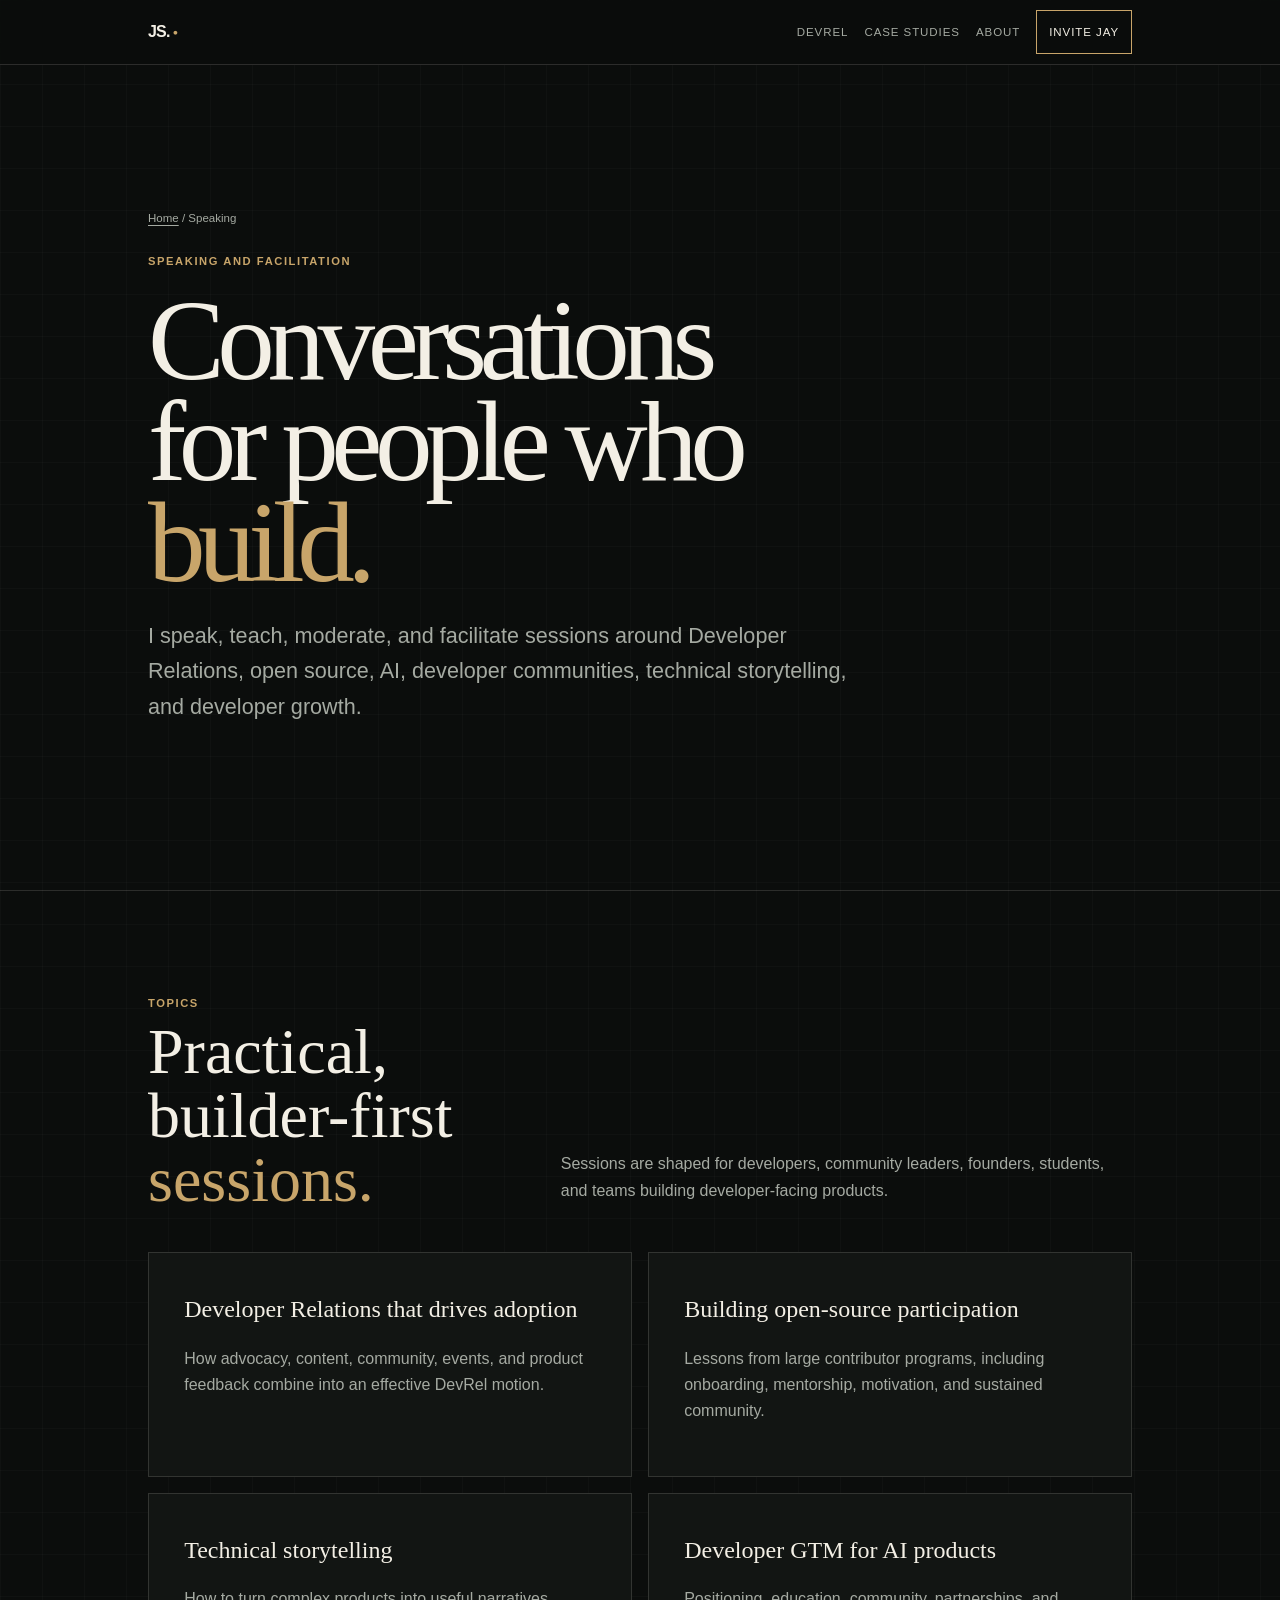
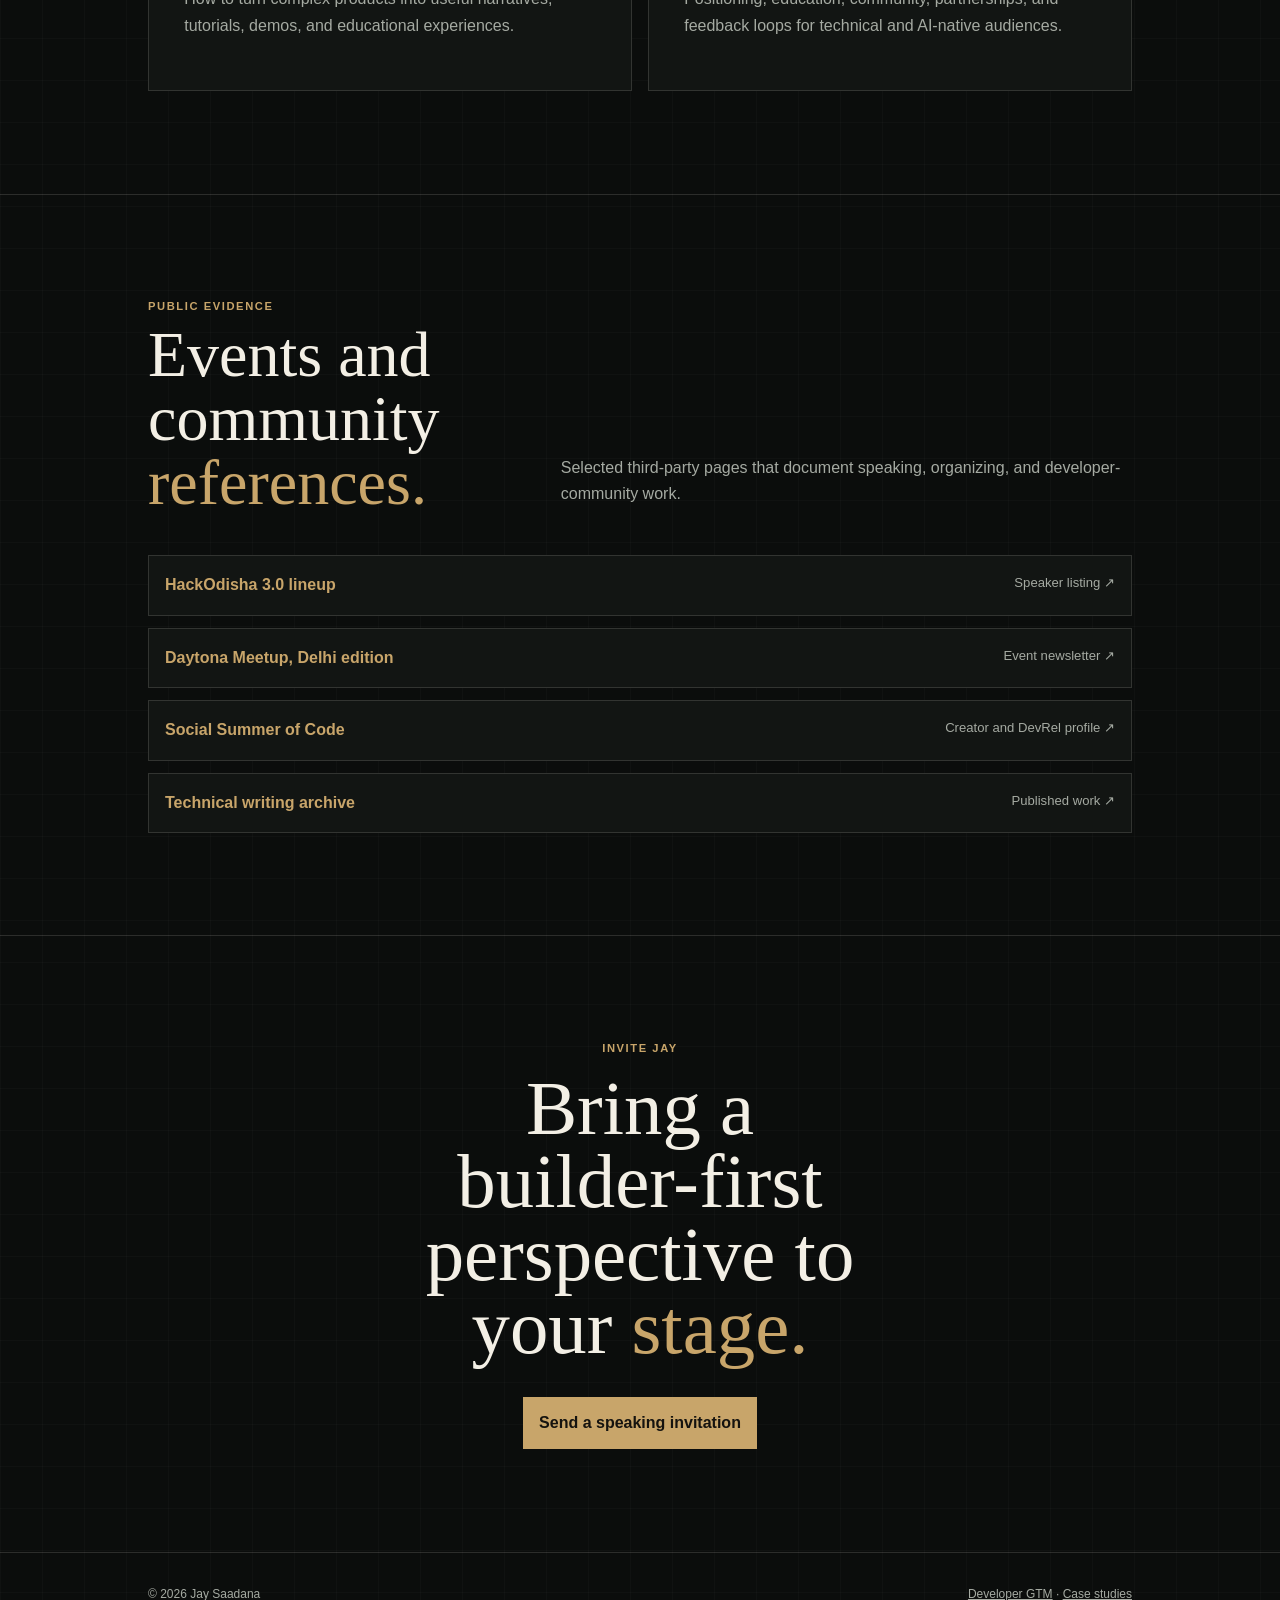
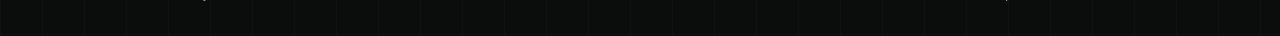
<file: speaking.html>
<!doctype html><html lang="en"><head><meta charset="UTF-8"><meta name="viewport" content="width=device-width,initial-scale=1"><link rel="icon" type="image/svg+xml" href="data:image/svg+xml,%3Csvg xmlns=%27http://www.w3.org/2000/svg%27 viewBox=%270 0 32 32%27%3E%3Crect width=%2732%27 height=%2732%27 rx=%278%27 fill=%27%230b0d0c%27/%3E%3Ctext x=%276%27 y=%2723%27 fill=%27%23c8a56a%27 font-size=%2717%27 font-family=%27Arial%27 font-weight=%27700%27%3EJS%3C/text%3E%3C/svg%3E"><title>DevRel Speaker & Community Builder | Jay Saadana</title><meta name="description" content="Jay Saadana speaks and facilitates sessions on Developer Relations, open source, AI, developer communities, technical content, and developer growth."><link rel="canonical" href="https://jaysaadana.com/speaking.html"><meta name="robots" content="index,follow,max-image-preview:large"><meta name="author" content="Jay Saadana"><link rel="alternate" type="text/markdown" href="https://jaysaadana.com/index.md"><link rel="describedby" href="https://jaysaadana.com/llms.txt" type="text/plain"><meta property="og:title" content="DevRel Speaker & Community Builder | Jay Saadana"><meta property="og:description" content="Speaking, workshops, meetups, and developer-community programs across open source, AI, DevRel, and developer growth."><meta property="og:url" content="https://jaysaadana.com/speaking.html"><meta property="og:type" content="profile"><meta property="og:image" content="https://jaysaadana.com/jay-saadana-social-preview.png"><meta property="og:image:secure_url" content="https://jaysaadana.com/jay-saadana-social-preview.png"><meta property="og:image:type" content="image/png"><meta property="og:image:width" content="1200"><meta property="og:image:height" content="630"><meta property="og:image:alt" content="Jay Saadana, Developer Relations and Developer GTM"><meta property="og:site_name" content="Jay Saadana"><meta property="og:locale" content="en_IN"><meta name="twitter:card" content="summary_large_image"><meta name="twitter:creator" content="@jaysaadana"><meta name="twitter:image" content="https://jaysaadana.com/jay-saadana-social-preview.png"><meta name="twitter:image:alt" content="Jay Saadana, Developer Relations and Developer GTM"><meta name="twitter:title" content="Developer Relations and Developer GTM | Jay Saadana"><meta name="twitter:description" content="Evidence-backed work across developer relations, developer GTM, open source, technical content, community, and partnerships."><link rel="stylesheet" href="authority.css?v=responsive-2"><script type="application/ld+json">{"@context":"https://schema.org","@type":"ProfilePage","name":"Jay Saadana Speaking Profile","url":"https://jaysaadana.com/speaking.html","mainEntity":{"@type":"Person","@id":"https://jaysaadana.com/#jay-saadana","name":"Jay Saadana","knowsAbout":["Developer Relations","Open Source","AI","Developer Communities","Developer Growth","Technical Content"]}}</script></head><body><header><nav class="wrap"><a class="brand" href="/">JS.</a><div class="nav-links"><a href="developer-relations.html">DevRel</a><a href="case-studies.html">Case studies</a><a href="about-jay-saadana.html">About</a><a class="cta" href="mailto:jaysaadana@gmail.com">Invite Jay</a></div></nav></header><main><section class="hero"><div class="wrap"><div class="breadcrumbs"><a href="/">Home</a> / Speaking</div><div class="eyebrow">Speaking and facilitation</div><h1>Conversations for people who <em>build.</em></h1><p class="lede">I speak, teach, moderate, and facilitate sessions around Developer Relations, open source, AI, developer communities, technical storytelling, and developer growth.</p></div></section><section><div class="wrap"><div class="section-head"><div><div class="kicker">Topics</div><h2>Practical, builder-first <em>sessions.</em></h2></div><p>Sessions are shaped for developers, community leaders, founders, students, and teams building developer-facing products.</p></div><div class="grid"><article class="card"><h3>Developer Relations that drives adoption</h3><p>How advocacy, content, community, events, and product feedback combine into an effective DevRel motion.</p></article><article class="card"><h3>Building open-source participation</h3><p>Lessons from large contributor programs, including onboarding, mentorship, motivation, and sustained community.</p></article><article class="card"><h3>Technical storytelling</h3><p>How to turn complex products into useful narratives, tutorials, demos, and educational experiences.</p></article><article class="card"><h3>Developer GTM for AI products</h3><p>Positioning, education, community, partnerships, and feedback loops for technical and AI-native audiences.</p></article></div></div></section><section><div class="wrap"><div class="section-head"><div><div class="kicker">Public evidence</div><h2>Events and community <em>references.</em></h2></div><p>Selected third-party pages that document speaking, organizing, and developer-community work.</p></div><div class="evidence"><a href="https://hackodisha3.devfolio.co/lineup" target="_blank" rel="noreferrer"><strong>HackOdisha 3.0 lineup</strong><span>Speaker listing ↗</span></a><a href="https://glbcri.org/download/GLBCRI-Newsletter-Quarter-Apr-Jun%202025.pdf" target="_blank" rel="noreferrer"><strong>Daytona Meetup, Delhi edition</strong><span>Event newsletter ↗</span></a><a href="https://socialsummerofcode.com/team.html" target="_blank" rel="noreferrer"><strong>Social Summer of Code</strong><span>Creator and DevRel profile ↗</span></a><a href="https://dev.to/jaysaadana" target="_blank" rel="noreferrer"><strong>Technical writing archive</strong><span>Published work ↗</span></a></div></div></section><section class="contact"><div class="wrap"><div class="kicker">Invite Jay</div><h2>Bring a builder-first perspective to your <em>stage.</em></h2><a class="button" href="mailto:jaysaadana@gmail.com?subject=Speaking%20invitation">Send a speaking invitation</a></div></section></main><footer class="wrap"><span>© 2026 Jay Saadana</span><span><a href="developer-gtm.html">Developer GTM</a> · <a href="case-studies.html">Case studies</a></span></footer></body></html>
</file>
<file: authority.css>
:root{--bg:#0b0d0c;--panel:#121513;--panel2:#171b18;--text:#f3efe5;--muted:#a5aaa2;--line:rgba(243,239,229,.14);--accent:#c8a56a;--green:#6d9b89;--max:1080px;--pad:clamp(1.1rem,5vw,3rem)}
.case-links{display:flex;flex-wrap:wrap;gap:1.25rem}
.case-jump{display:flex;flex-wrap:wrap;gap:.55rem;margin-top:2.2rem}.case-jump a{min-height:44px;display:inline-flex;align-items:center;padding:.65rem .85rem;border:1px solid var(--line);color:var(--muted);font-size:.7rem;font-weight:800;letter-spacing:.06em;text-decoration:none;text-transform:uppercase}.case-jump a:hover{border-color:var(--accent);color:var(--accent)}.case-study{scroll-margin-top:4rem}.case-study:nth-of-type(odd){background:rgba(255,255,255,.015)}.case-heading{display:grid;grid-template-columns:minmax(0,1fr) auto;gap:2rem;align-items:end;padding-bottom:2rem;border-bottom:1px solid var(--line)}.case-heading h2{font-size:clamp(2.6rem,6vw,5rem);line-height:.95;letter-spacing:-.05em;margin:.55rem 0 0}.case-number{font-family:Georgia,serif;font-size:1rem;color:var(--muted);margin-bottom:.7rem}.case-signal{text-align:right}.case-signal strong{display:block;font-family:Georgia,serif;font-size:clamp(2.4rem,5vw,4.5rem);font-weight:400;line-height:.9;color:var(--accent)}.case-signal span{font-size:.68rem;color:var(--muted);letter-spacing:.08em;text-transform:uppercase}.case-body{display:grid;grid-template-columns:.8fr 1.2fr;gap:clamp(2rem,7vw,6rem);padding-block:2.2rem}.case-summary h3{font-size:1.35rem;margin:0 0 .8rem}.case-summary p,.case-details p{color:var(--muted);margin:0}.case-details{display:grid;gap:1.5rem}.case-details>div{display:grid;grid-template-columns:7.5rem 1fr;gap:1rem;padding-bottom:1.5rem;border-bottom:1px solid var(--line)}.case-details span{font-size:.68rem;font-weight:800;letter-spacing:.1em;text-transform:uppercase;color:var(--accent)}.case-link{min-height:44px;display:inline-flex;align-items:center;color:var(--accent);text-underline-offset:.25rem;font-weight:700}@media(max-width:760px){.case-heading,.case-body{grid-template-columns:1fr}.case-heading{align-items:start}.case-signal{text-align:left}.case-details>div{grid-template-columns:1fr;gap:.45rem}.case-jump{display:grid;grid-template-columns:1fr 1fr}.case-jump a{justify-content:center;text-align:center}}@media(max-width:380px){.case-jump{grid-template-columns:1fr}}
.brand,.nav-links a,.button,.evidence a{min-height:44px}.brand,.nav-links a{display:inline-flex;align-items:center}.evidence a{min-width:0}.evidence strong,.evidence span{min-width:0;overflow-wrap:anywhere}
@media(max-width:960px){body .process{grid-template-columns:repeat(2,minmax(0,1fr))}body .grid{grid-template-columns:1fr}body .section-head{grid-template-columns:1fr}body .section-head p{align-self:start}}
@media(max-width:760px){body nav{min-height:4.25rem}.nav-links{margin-left:auto}.nav-links .cta{padding:.7rem .85rem}body .process{grid-template-columns:1fr}h1{font-size:clamp(2.75rem,15vw,5rem)!important;overflow-wrap:anywhere}body .evidence a{flex-direction:column;justify-content:flex-start;gap:.35rem}}
@media(max-width:380px){.proof{grid-template-columns:1fr!important}.proof div{padding:1rem}.wrap{--pad:1rem}}
*{box-sizing:border-box}html{scroll-behavior:smooth}body{margin:0;background:var(--bg);background-image:linear-gradient(rgba(255,255,255,.018) 1px,transparent 1px),linear-gradient(90deg,rgba(255,255,255,.018) 1px,transparent 1px);background-size:42px 42px;color:var(--text);font-family:Inter,-apple-system,BlinkMacSystemFont,"Segoe UI",sans-serif;line-height:1.65}a{color:inherit}.wrap{width:min(100%,var(--max));margin:auto;padding-inline:var(--pad)}header{position:sticky;top:0;z-index:10;border-bottom:1px solid var(--line);background:rgba(11,13,12,.88);backdrop-filter:blur(16px)}nav{min-height:4rem;display:flex;align-items:center;justify-content:space-between;gap:1rem}.brand{font-weight:900;text-decoration:none;letter-spacing:-.05em}.brand:after{content:"●";color:var(--accent);font-size:.55em;margin-left:.2rem}.nav-links{display:flex;gap:1rem;align-items:center;flex-wrap:wrap}.nav-links a{font-size:.72rem;text-transform:uppercase;letter-spacing:.08em;text-decoration:none;color:var(--muted)}.nav-links a:hover{color:var(--accent)}.cta{padding:.55rem .75rem;border:1px solid var(--accent);color:var(--text)!important}.hero{padding-block:clamp(5rem,12vw,9rem);border-bottom:1px solid var(--line)}.eyebrow,.kicker{font-size:.7rem;text-transform:uppercase;letter-spacing:.14em;font-weight:800;color:var(--accent)}h1,h2,h3{font-family:Georgia,"Times New Roman",serif;font-weight:400}h1{font-size:clamp(3.4rem,9vw,7.2rem);line-height:.88;letter-spacing:-.065em;max-width:11ch;margin:1.2rem 0 1.5rem}h1 em,h2 em{font-style:normal;color:var(--accent)}.lede{font-size:clamp(1.05rem,2vw,1.35rem);color:var(--muted);max-width:44rem}.proof{display:grid;grid-template-columns:repeat(4,1fr);gap:1px;background:var(--line);border:1px solid var(--line);margin-top:3rem}.proof div{background:var(--panel);padding:1.2rem}.proof strong{display:block;font-family:Georgia,serif;font-size:1.65rem;color:var(--accent)}.proof span{font-size:.72rem;color:var(--muted);text-transform:uppercase;letter-spacing:.07em}section{padding-block:clamp(4rem,8vw,7rem);border-bottom:1px solid var(--line)}.section-head{display:grid;grid-template-columns:.8fr 1.2fr;gap:2rem;margin-bottom:2rem}.section-head h2{font-size:clamp(2.3rem,5vw,4.3rem);line-height:1;margin:.5rem 0}.section-head p{color:var(--muted);align-self:end}.grid{display:grid;grid-template-columns:repeat(2,1fr);gap:1rem}.card{padding:clamp(1.3rem,3vw,2.2rem);border:1px solid var(--line);background:var(--panel)}.card h3{font-size:1.5rem;margin:.1rem 0 .7rem}.card p,.card li{color:var(--muted)}.card ul{padding-left:1.2rem}.card a,.evidence a{color:var(--accent);text-underline-offset:.2rem}.number{font-family:Georgia,serif;font-size:2.6rem;color:var(--accent);line-height:1}.process{display:grid;grid-template-columns:repeat(4,1fr);gap:1rem}.process .card{min-height:13rem}.evidence{display:grid;gap:.75rem}.evidence a{display:flex;justify-content:space-between;gap:1rem;padding:1rem;border:1px solid var(--line);background:var(--panel);text-decoration:none}.evidence a:hover{border-color:var(--accent)}.evidence span{color:var(--muted);font-size:.82rem}.quote{font-family:Georgia,serif;font-size:clamp(1.5rem,3vw,2.4rem);line-height:1.35}.quote small{display:block;font-family:Inter,sans-serif;color:var(--muted);font-size:.8rem;margin-top:1rem}.contact{text-align:center}.contact h2{font-size:clamp(2.5rem,6vw,5rem);line-height:.95;max-width:12ch;margin:1rem auto}.button{display:inline-block;margin-top:1rem;padding:.8rem 1rem;background:var(--accent);color:#15130f;text-decoration:none;font-weight:800}footer{padding-block:2rem;color:var(--muted);font-size:.75rem;display:flex;justify-content:space-between;gap:1rem}.breadcrumbs{font-size:.72rem;color:var(--muted);margin-bottom:1.5rem}.breadcrumbs a{text-underline-offset:.2rem}@media(max-width:760px){.nav-links a:not(.cta){display:none}.section-head{grid-template-columns:1fr}.grid,.process{grid-template-columns:1fr}.proof{grid-template-columns:1fr 1fr}h1{font-size:clamp(3.2rem,16vw,5rem)}footer{flex-direction:column}}
</file>
